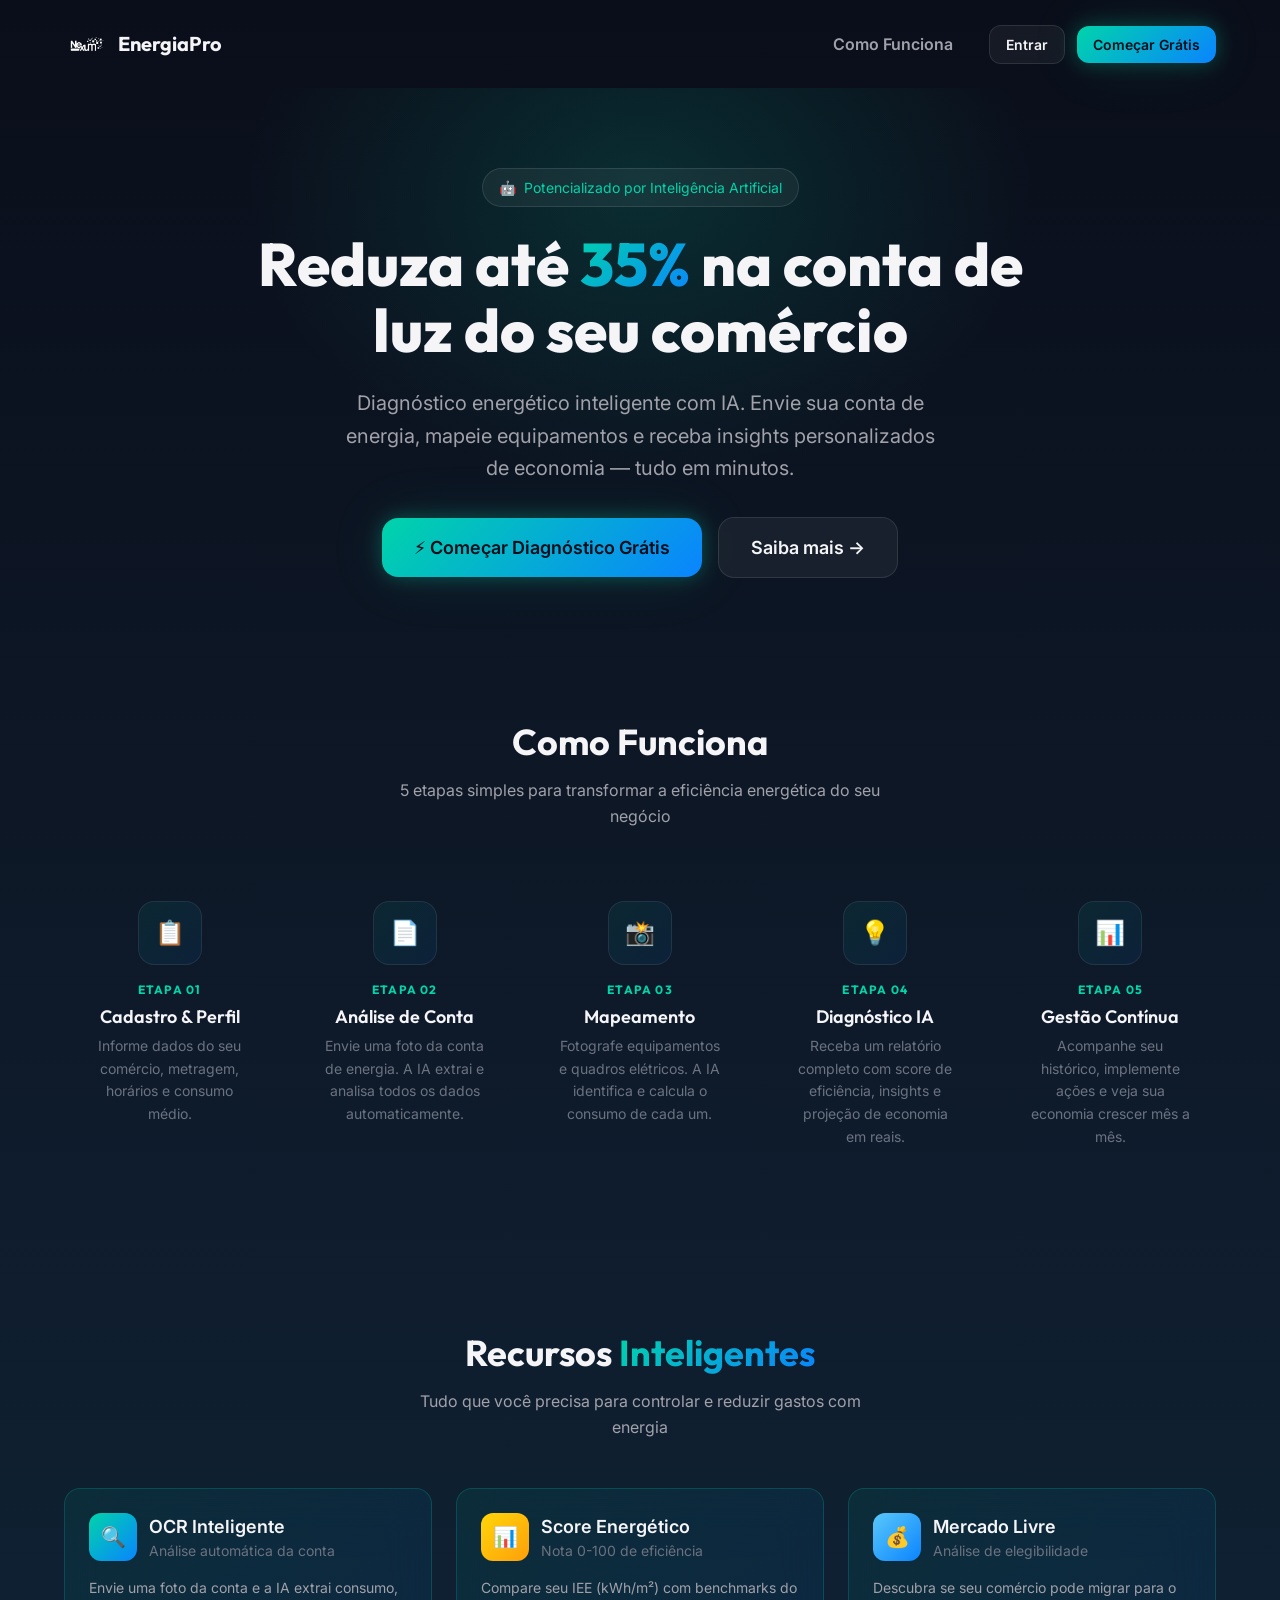
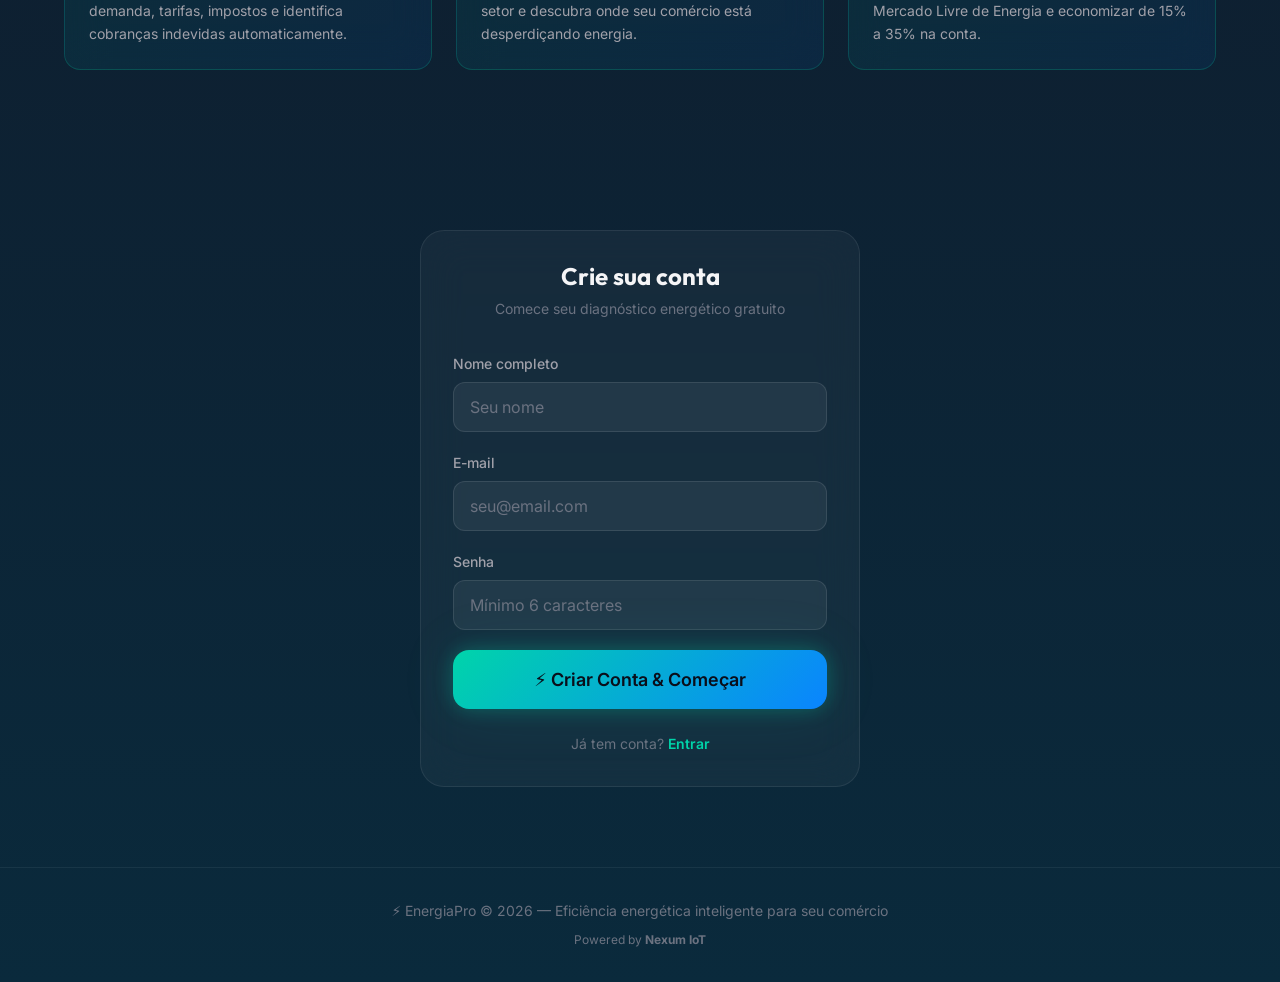
<file: index.html>
<!DOCTYPE html>
<html lang="pt-BR">
<head>
  <meta charset="UTF-8">
  <meta name="viewport" content="width=device-width, initial-scale=1.0">
  <title>EnergiaPro — Eficiência Energética com IA para seu Comércio</title>
  <meta name="description" content="Reduza até 35% na conta de luz do seu comércio. Diagnóstico energético inteligente com IA. Análise de conta, mapeamento de equipamentos e insights de economia.">
  <meta name="keywords" content="eficiência energética, conta de luz, economia energia, comércio, diagnóstico energético, IA, mercado livre energia">
  <meta name="theme-color" content="#0A0E1A">
  <link rel="preconnect" href="https://fonts.googleapis.com">
  <link rel="preconnect" href="https://fonts.gstatic.com" crossorigin>
  <link href="https://fonts.googleapis.com/css2?family=Inter:wght@400;500;600;700&family=Outfit:wght@600;700;800&display=swap" rel="stylesheet">
  <link rel="stylesheet" href="css/variables.css">
  <link rel="stylesheet" href="css/base.css">
  <link rel="stylesheet" href="css/components.css">
  <link rel="stylesheet" href="css/animations.css">
  <link rel="stylesheet" href="css/pages.css">
</head>
<body class="landing">

  <!-- Navigation -->
  <header>
    <div class="container">
      <nav class="landing__nav" id="landing-nav">
        <a href="#" class="landing__logo">
          <img src="img/logo-nexum.png" alt="Nexum Logo" style="height: 32px; width: auto; filter: brightness(0) invert(1);">
          <span>EnergiaPro</span>
        </a>
        <div class="flex items-center gap-3">
          <a href="#como-funciona" class="btn btn--ghost">Como Funciona</a>
          <button class="btn btn--secondary btn--sm" id="btn-login-nav">Entrar</button>
          <button class="btn btn--primary btn--sm" id="btn-signup-nav">Começar Grátis</button>
        </div>
      </nav>
    </div>
  </header>

  <!-- Hero Section -->
  <section class="hero" id="hero">
    <div class="hero__glow"></div>
    <div class="container hero__content animate-fade-in-up">
      <div class="hero__badge animate-fade-in">
        <span>🤖</span>
        <span>Potencializado por Inteligência Artificial</span>
      </div>
      <h1 class="hero__title">
        Reduza até <span class="text-gradient">35%</span> na conta de<br>luz do seu comércio
      </h1>
      <p class="hero__subtitle">
        Diagnóstico energético inteligente com IA. Envie sua conta de energia, mapeie equipamentos e receba insights personalizados de economia — tudo em minutos.
      </p>
      <div class="hero__cta">
        <button class="btn btn--primary btn--lg animate-pulse-glow" id="btn-start-hero">
          ⚡ Começar Diagnóstico Grátis
        </button>
        <button class="btn btn--secondary btn--lg" onclick="document.getElementById('como-funciona').scrollIntoView({behavior:'smooth'})">
          Saiba mais →
        </button>
      </div>
    </div>
  </section>

  <!-- How It Works -->
  <section class="section" id="como-funciona">
    <div class="container">
      <div class="text-center" style="margin-bottom: var(--space-12);">
        <h2 class="animate-fade-in-up">Como Funciona</h2>
        <p class="animate-fade-in-up" style="max-width:500px;margin:var(--space-4) auto 0;">5 etapas simples para transformar a eficiência energética do seu negócio</p>
      </div>
      <div class="how-it-works__grid stagger-children">
        <div class="how-it-works__step">
          <div class="how-it-works__icon">📋</div>
          <div class="how-it-works__number">Etapa 01</div>
          <h4 class="how-it-works__title">Cadastro & Perfil</h4>
          <p class="how-it-works__desc">Informe dados do seu comércio, metragem, horários e consumo médio.</p>
        </div>
        <div class="how-it-works__step">
          <div class="how-it-works__icon">📄</div>
          <div class="how-it-works__number">Etapa 02</div>
          <h4 class="how-it-works__title">Análise de Conta</h4>
          <p class="how-it-works__desc">Envie uma foto da conta de energia. A IA extrai e analisa todos os dados automaticamente.</p>
        </div>
        <div class="how-it-works__step">
          <div class="how-it-works__icon">📸</div>
          <div class="how-it-works__number">Etapa 03</div>
          <h4 class="how-it-works__title">Mapeamento</h4>
          <p class="how-it-works__desc">Fotografe equipamentos e quadros elétricos. A IA identifica e calcula o consumo de cada um.</p>
        </div>
        <div class="how-it-works__step">
          <div class="how-it-works__icon">💡</div>
          <div class="how-it-works__number">Etapa 04</div>
          <h4 class="how-it-works__title">Diagnóstico IA</h4>
          <p class="how-it-works__desc">Receba um relatório completo com score de eficiência, insights e projeção de economia em reais.</p>
        </div>
        <div class="how-it-works__step">
          <div class="how-it-works__icon">📊</div>
          <div class="how-it-works__number">Etapa 05</div>
          <h4 class="how-it-works__title">Gestão Contínua</h4>
          <p class="how-it-works__desc">Acompanhe seu histórico, implemente ações e veja sua economia crescer mês a mês.</p>
        </div>
      </div>
    </div>
  </section>

  <!-- Features Highlight -->
  <section class="section" id="features">
    <div class="container">
      <div class="text-center" style="margin-bottom:var(--space-12);">
        <h2>Recursos <span class="text-gradient">Inteligentes</span></h2>
        <p style="max-width:500px;margin:var(--space-4) auto 0;">Tudo que você precisa para controlar e reduzir gastos com energia</p>
      </div>
      <div class="grid grid-3 gap-6 stagger-children">
        <div class="card card--highlight">
          <div class="card__header"><div class="card__icon">🔍</div><div><div class="card__title">OCR Inteligente</div><div class="card__subtitle">Análise automática da conta</div></div></div>
          <div class="card__body">Envie uma foto da conta e a IA extrai consumo, demanda, tarifas, impostos e identifica cobranças indevidas automaticamente.</div>
        </div>
        <div class="card card--highlight">
          <div class="card__header"><div class="card__icon" style="background:var(--gradient-warm);">📊</div><div><div class="card__title">Score Energético</div><div class="card__subtitle">Nota 0-100 de eficiência</div></div></div>
          <div class="card__body">Compare seu IEE (kWh/m²) com benchmarks do setor e descubra onde seu comércio está desperdiçando energia.</div>
        </div>
        <div class="card card--highlight">
          <div class="card__header"><div class="card__icon" style="background:linear-gradient(135deg,#5AC8FA,#0A84FF);">💰</div><div><div class="card__title">Mercado Livre</div><div class="card__subtitle">Análise de elegibilidade</div></div></div>
          <div class="card__body">Descubra se seu comércio pode migrar para o Mercado Livre de Energia e economizar de 15% a 35% na conta.</div>
        </div>
      </div>
    </div>
  </section>

  <!-- Auth Section -->
  <section class="section" id="auth-section">
    <div class="container">
      <div class="auth-section" id="auth-container">
        <!-- Sign Up Form (Default) -->
        <div class="auth-card" id="signup-form">
          <div class="auth-card__header">
            <h3 class="auth-card__title">Crie sua conta</h3>
            <p class="auth-card__subtitle">Comece seu diagnóstico energético gratuito</p>
          </div>
          <form id="form-signup" onsubmit="return false;">
            <div class="form-group">
              <label class="form-label" for="signup-name">Nome completo</label>
              <input class="form-input" type="text" id="signup-name" placeholder="Seu nome" required>
            </div>
            <div class="form-group">
              <label class="form-label" for="signup-email">E-mail</label>
              <input class="form-input" type="email" id="signup-email" placeholder="seu@email.com" required>
            </div>
            <div class="form-group">
              <label class="form-label" for="signup-password">Senha</label>
              <input class="form-input" type="password" id="signup-password" placeholder="Mínimo 6 caracteres" required minlength="6">
            </div>
            <button type="submit" class="btn btn--primary btn--full btn--lg" id="btn-signup-submit">
              ⚡ Criar Conta & Começar
            </button>
          </form>
          <div class="auth-card__footer">
            Já tem conta? <a href="#" id="switch-to-login">Entrar</a>
          </div>
        </div>

        <!-- Login Form (Hidden) -->
        <div class="auth-card hidden" id="login-form">
          <div class="auth-card__header">
            <h3 class="auth-card__title">Bem-vindo de volta</h3>
            <p class="auth-card__subtitle">Acesse seu painel de eficiência energética</p>
          </div>
          <form id="form-login" onsubmit="return false;">
            <div class="form-group">
              <label class="form-label" for="login-email">E-mail</label>
              <input class="form-input" type="email" id="login-email" placeholder="seu@email.com" required>
            </div>
            <div class="form-group">
              <label class="form-label" for="login-password">Senha</label>
              <input class="form-input" type="password" id="login-password" placeholder="Sua senha" required>
            </div>
            <button type="submit" class="btn btn--primary btn--full btn--lg" id="btn-login-submit">
              Entrar
            </button>
          </form>
          <div class="auth-card__footer">
            Não tem conta? <a href="#" id="switch-to-signup">Criar conta grátis</a>
          </div>
        </div>
      </div>
    </div>
  </section>

  <!-- Footer -->
  <footer class="landing__footer">
    <div class="container">
      <p>⚡ EnergiaPro © 2026 — Eficiência energética inteligente para seu comércio</p>
      <p style="margin-top: 8px; font-size: var(--text-xs); color: var(--color-text-tertiary);">Powered by <strong>Nexum IoT</strong></p>
    </div>
  </footer>

  <!-- Toast Container -->
  <div class="toast-container" id="toast-container"></div>

  <script src="js/storage.js"></script>
  <script src="js/utils.js"></script>
  <script src="js/auth.js"></script>
</body>
</html>
</file>
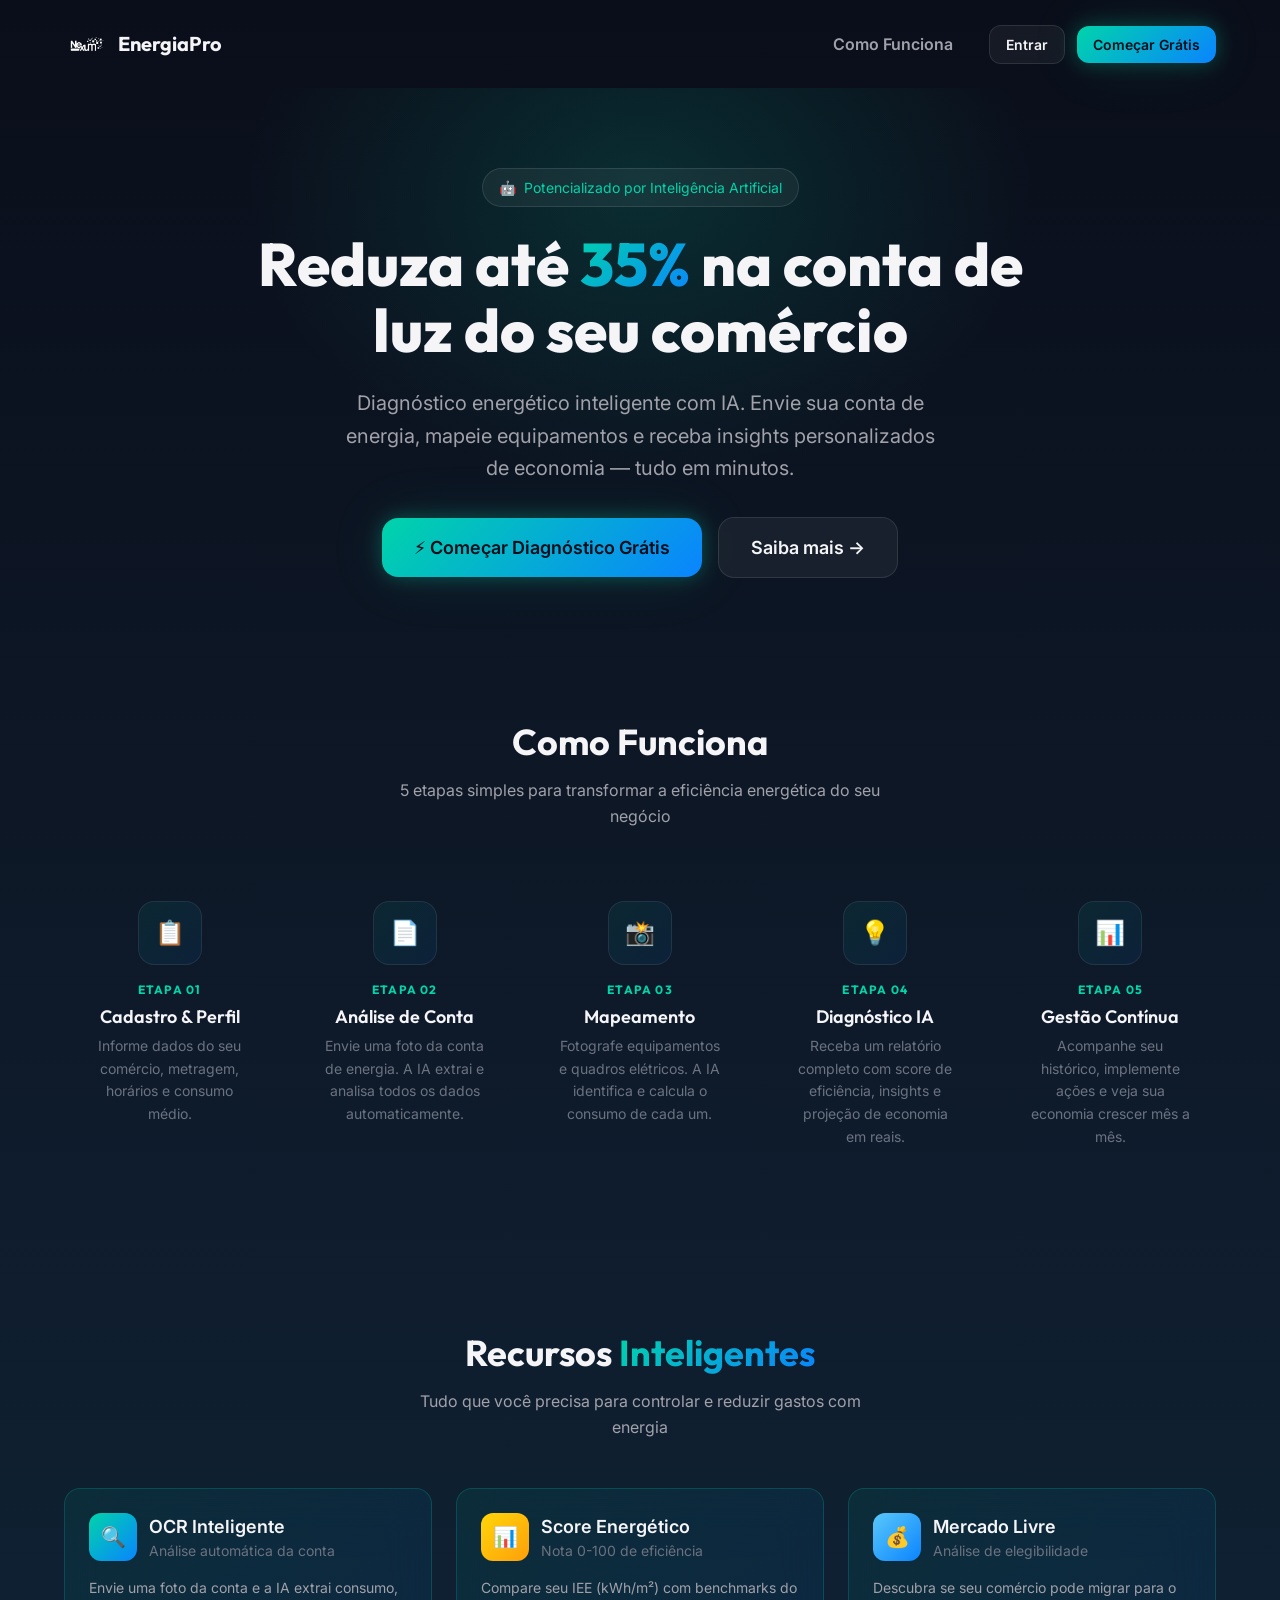
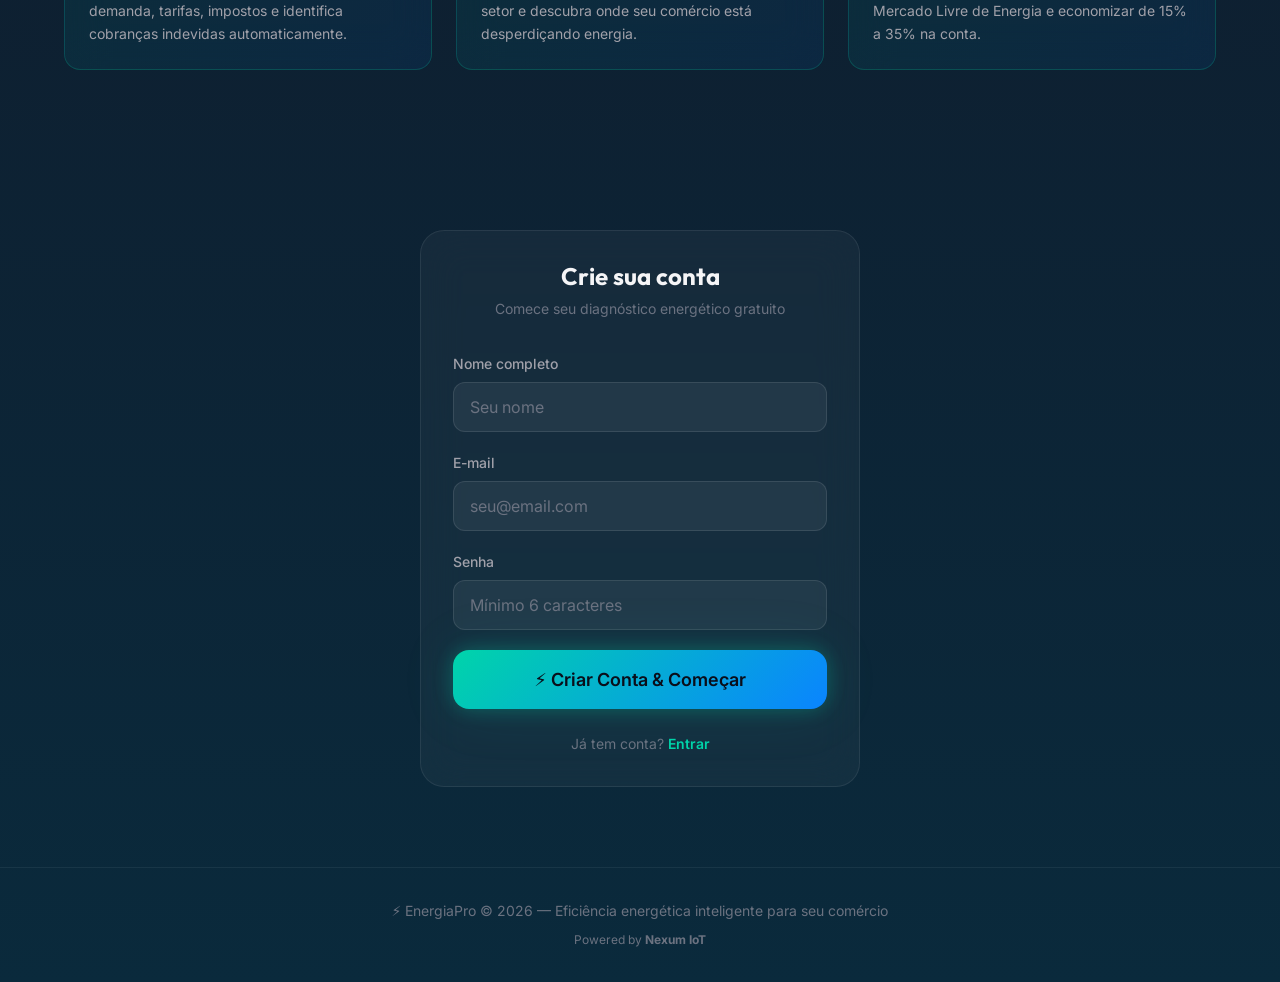
<file: app.html>
<!DOCTYPE html>
<html lang="pt-BR">
<head>
  <meta charset="UTF-8">
  <meta name="viewport" content="width=device-width, initial-scale=1.0">
  <title>EnergiaPro — Painel</title>
  <meta name="description" content="Painel de eficiência energética inteligente com IA para seu comércio.">
  <meta name="theme-color" content="#0A0E1A">
  <link rel="preconnect" href="https://fonts.googleapis.com">
  <link rel="preconnect" href="https://fonts.gstatic.com" crossorigin>
  <link href="https://fonts.googleapis.com/css2?family=Inter:wght@400;500;600;700&family=Outfit:wght@600;700;800&display=swap" rel="stylesheet">
  <link rel="stylesheet" href="css/variables.css">
  <link rel="stylesheet" href="css/base.css">
  <link rel="stylesheet" href="css/components.css">
  <link rel="stylesheet" href="css/animations.css">
  <link rel="stylesheet" href="css/pages.css">
</head>
<body>
  <div class="app-layout">
    <!-- Sidebar -->
    <aside class="app-sidebar" id="app-sidebar">
      <div class="app-sidebar__logo">
        <img src="img/logo-nexum.png" alt="Nexum Logo" style="height: 28px; width: auto; filter: brightness(0) invert(1);">
        <span>EnergiaPro</span>
      </div>
      <nav class="app-sidebar__nav" id="sidebar-nav">
        <button class="app-sidebar__link app-sidebar__link--active" data-page="profile" id="nav-profile">
          <span class="app-sidebar__link-icon">📋</span> Perfil do Estabelecimento
        </button>
        <button class="app-sidebar__link" data-page="bill" id="nav-bill">
          <span class="app-sidebar__link-icon">📄</span> Análise de Conta
        </button>
        <button class="app-sidebar__link" data-page="equipment" id="nav-equipment">
          <span class="app-sidebar__link-icon">📸</span> Mapeamento de Cargas
        </button>
        <button class="app-sidebar__link" data-page="insights" id="nav-insights">
          <span class="app-sidebar__link-icon">💡</span> Diagnóstico & Insights
        </button>
        <button class="app-sidebar__link" data-page="dashboard" id="nav-dashboard">
          <span class="app-sidebar__link-icon">📊</span> Painel de Gestão
        </button>
      </nav>
      <div class="app-sidebar__user" id="sidebar-user">
        <div class="app-sidebar__avatar" id="user-avatar">U</div>
        <div>
          <div class="app-sidebar__username" id="user-name">Usuário</div>
          <div class="app-sidebar__email" id="user-email">email@example.com</div>
        </div>
        <button class="btn btn--ghost btn--sm" id="btn-logout" title="Sair" style="margin-left:auto;">🚪</button>
      </div>
    </aside>

    <!-- Main Content -->
    <main class="app-main" id="app-main">
      <!-- Topbar (mobile) -->
      <div class="app-topbar">
        <button class="mobile-menu-toggle" id="mobile-menu-toggle">☰</button>
        <h2 class="app-topbar__title" id="page-title">Perfil do Estabelecimento</h2>
        <div class="app-topbar__actions" id="topbar-actions"></div>
      </div>

      <!-- Stepper -->
      <div class="stepper" id="app-stepper" style="margin-bottom: var(--space-8);">
        <div class="stepper__step stepper__step--active" data-step="1">
          <div class="stepper__number">1</div>
          <span class="stepper__label">Perfil</span>
        </div>
        <div class="stepper__connector"></div>
        <div class="stepper__step" data-step="2">
          <div class="stepper__number">2</div>
          <span class="stepper__label">Conta</span>
        </div>
        <div class="stepper__connector"></div>
        <div class="stepper__step" data-step="3">
          <div class="stepper__number">3</div>
          <span class="stepper__label">Equipamentos</span>
        </div>
        <div class="stepper__connector"></div>
        <div class="stepper__step" data-step="4">
          <div class="stepper__number">4</div>
          <span class="stepper__label">Diagnóstico</span>
        </div>
        <div class="stepper__connector"></div>
        <div class="stepper__step" data-step="5">
          <div class="stepper__number">5</div>
          <span class="stepper__label">Dashboard</span>
        </div>
      </div>

      <!-- Dynamic Page Content -->
      <div id="page-content">
        <!-- Content injected by JS -->
      </div>
    </main>
  </div>

  <!-- Mobile Bottom Navigation -->
  <nav class="mobile-bottom-nav" id="mobile-bottom-nav">
    <div class="mobile-bottom-nav__items">
      <button class="mobile-bottom-nav__item mobile-bottom-nav__item--active" data-page="profile">
        <span class="mobile-bottom-nav__item-icon">📋</span>
        Perfil
      </button>
      <button class="mobile-bottom-nav__item" data-page="bill">
        <span class="mobile-bottom-nav__item-icon">📄</span>
        Conta
      </button>
      <button class="mobile-bottom-nav__item" data-page="equipment">
        <span class="mobile-bottom-nav__item-icon">📸</span>
        Cargas
      </button>
      <button class="mobile-bottom-nav__item" data-page="insights">
        <span class="mobile-bottom-nav__item-icon">💡</span>
        Insights
      </button>
      <button class="mobile-bottom-nav__item" data-page="dashboard">
        <span class="mobile-bottom-nav__item-icon">📊</span>
        Painel
      </button>
    </div>
  </nav>

  <!-- Loading Overlay -->
  <div class="loading-overlay hidden" id="loading-overlay">
    <div class="spinner spinner--lg"></div>
    <div class="loading-overlay__text" id="loading-text">Analisando com IA...</div>
    <div class="loading-overlay__subtext" id="loading-subtext">Processando sua solicitação</div>
  </div>

  <!-- Toast Container -->
  <div class="toast-container" id="toast-container"></div>

  <!-- Modal Container -->
  <div class="modal-backdrop" id="modal-backdrop">
    <div class="modal" id="modal">
      <div class="modal__header">
        <h3 class="modal__title" id="modal-title">Modal</h3>
        <button class="modal__close" id="modal-close">✕</button>
      </div>
      <div id="modal-body"></div>
    </div>
  </div>

  <script src="js/storage.js"></script>
  <script src="js/utils.js"></script>
  <script src="js/api.js"></script>
  <script src="js/profile.js"></script>
  <script src="js/bill-analysis.js"></script>
  <script src="js/equipment.js"></script>
  <script src="js/insights.js"></script>
  <script src="js/dashboard.js"></script>
  <script src="js/app.js"></script>
</body>
</html>
</file>
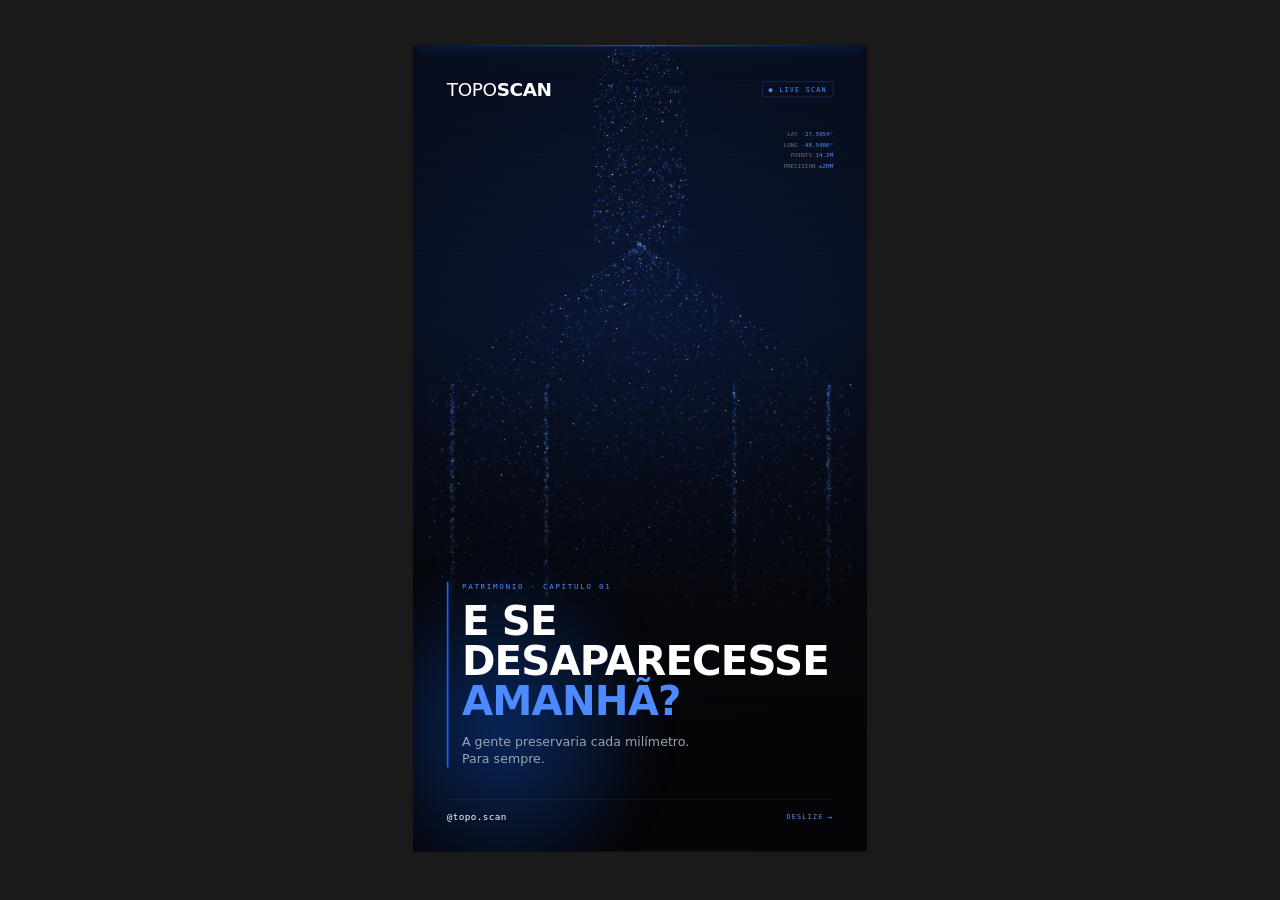
<file: toposcan-post/capa.html>
<!doctype html>
<html lang="pt-br">
<head>
<meta charset="utf-8">
<title>TopoScan — Capa Reels (Patrimônio Eterno)</title>
<style>
  :root {
    --bg: #050507;
    --fg: #ffffff;
    --accent: #1166ff;
    --accent-soft: #4d8aff;
    --muted: #9aa3b2;
  }
  * { margin: 0; padding: 0; box-sizing: border-box; }
  html, body { background: #1a1a1a; }
  body {
    display: grid; place-items: center;
    min-height: 100vh;
    font-family: 'Inter', -apple-system, system-ui, sans-serif;
    padding: 20px;
  }
  .frame {
    width: 1080px; height: 1920px;
    background: var(--bg);
    position: relative; overflow: hidden;
    transform-origin: top center;
    transform: scale(0.42);
    margin-bottom: -1110px;
    color: var(--fg);
  }
  /* fundo: igreja em nuvem de pontos */
  #scene {
    position: absolute; inset: 0;
    width: 100%; height: 100%;
  }
  /* tarja gradient inferior (assinatura TopoScan) */
  .overlay {
    position: absolute; left: 0; right: 0; bottom: 0;
    height: 65%;
    background:
      linear-gradient(180deg,
        transparent 0%,
        rgba(5,5,7,0.45) 30%,
        rgba(5,5,7,0.88) 60%,
        rgba(5,5,7,0.98) 100%);
    z-index: 2;
  }
  .accent-glow {
    position: absolute; left: -20%; bottom: -10%;
    width: 80%; height: 50%;
    background: radial-gradient(ellipse, rgba(17,102,255,0.35), transparent 60%);
    filter: blur(40px);
    z-index: 2;
  }
  /* logo topo */
  .header {
    position: absolute; top: 80px; left: 80px; right: 80px;
    display: flex; justify-content: space-between; align-items: center;
    z-index: 10;
  }
  .logo {
    font-size: 44px; font-weight: 300;
    letter-spacing: -1px;
    color: var(--fg);
  }
  .logo b { font-weight: 800; }
  .tag {
    font-family: 'JetBrains Mono', ui-monospace, monospace;
    font-size: 16px;
    color: var(--accent-soft);
    letter-spacing: 3px;
    border: 1px solid rgba(77,138,255,0.5);
    padding: 8px 14px;
    border-radius: 4px;
  }
  /* área de texto inferior */
  .content {
    position: absolute; bottom: 200px; left: 80px; right: 80px;
    z-index: 5;
    padding-left: 32px;
    border-left: 4px solid var(--accent);
  }
  .eyebrow {
    font-family: 'JetBrains Mono', ui-monospace, monospace;
    font-size: 18px;
    color: var(--accent-soft);
    letter-spacing: 4px;
    margin-bottom: 24px;
    text-transform: uppercase;
  }
  h1 {
    font-size: 96px;
    font-weight: 800;
    line-height: 1.0;
    letter-spacing: -2px;
    text-transform: uppercase;
    margin-bottom: 28px;
  }
  h1 .highlight { color: var(--accent-soft); }
  .sub {
    font-size: 30px;
    font-weight: 400;
    color: var(--muted);
    line-height: 1.35;
    max-width: 780px;
  }
  /* rodapé */
  .footer {
    position: absolute; bottom: 70px; left: 80px; right: 80px;
    display: flex; justify-content: space-between; align-items: center;
    z-index: 10;
    padding-top: 28px;
    border-top: 1px solid rgba(255,255,255,0.08);
  }
  .handle {
    font-family: 'JetBrains Mono', ui-monospace, monospace;
    font-size: 22px;
    color: var(--fg);
    letter-spacing: 1px;
  }
  .swipe {
    font-family: 'JetBrains Mono', ui-monospace, monospace;
    font-size: 16px;
    color: var(--accent-soft);
    letter-spacing: 3px;
    display: flex; align-items: center; gap: 8px;
  }
  .swipe::after {
    content: '→';
    font-size: 20px;
    animation: nudge 1.6s ease-in-out infinite;
  }
  @keyframes nudge {
    0%, 100% { transform: translateX(0); }
    50% { transform: translateX(8px); }
  }
  /* linha de scan animada */
  .scanline {
    position: absolute; left: 0; right: 0;
    height: 3px;
    background: linear-gradient(90deg, transparent, var(--accent), transparent);
    box-shadow: 0 0 24px var(--accent), 0 0 60px var(--accent);
    animation: scan 5s ease-in-out infinite;
    z-index: 6; opacity: 0.7;
    mix-blend-mode: screen;
  }
  @keyframes scan {
    0%   { top: 15%; opacity: 0; }
    10%  { opacity: 0.9; }
    50%  { top: 55%; opacity: 0.9; }
    90%  { opacity: 0.9; }
    100% { top: 95%; opacity: 0; }
  }
  /* coordenadas decorativas */
  .coords {
    position: absolute;
    top: 200px; right: 80px;
    z-index: 6;
    font-family: 'JetBrains Mono', ui-monospace, monospace;
    font-size: 14px;
    color: rgba(255,255,255,0.4);
    text-align: right;
    line-height: 1.8;
  }
  .coords b { color: var(--accent-soft); font-weight: 400; }
</style>
</head>
<body>
<div class="frame">
  <canvas id="scene" width="1080" height="1920"></canvas>
  <div class="overlay"></div>
  <div class="accent-glow"></div>
  <div class="scanline"></div>

  <div class="header">
    <div class="logo">TOPO<b>SCAN</b></div>
    <div class="tag">● LIVE SCAN</div>
  </div>

  <div class="coords">
    LAT  <b>-27.5954°</b><br>
    LONG <b>-48.5480°</b><br>
    POINTS <b>14.2M</b><br>
    PRECISION <b>±2MM</b>
  </div>

  <div class="content">
    <div class="eyebrow">Patrimônio · Capítulo 01</div>
    <h1>E SE DESAPARECESSE <span class="highlight">AMANHÃ?</span></h1>
    <div class="sub">A gente preservaria cada milímetro.<br>Para sempre.</div>
  </div>

  <div class="footer">
    <div class="handle">@topo.scan</div>
    <div class="swipe">DESLIZE</div>
  </div>
</div>

<script>
// silhueta de igreja em nuvem de pontos (procedural, sem foto)
const canvas = document.getElementById('scene');
const ctx = canvas.getContext('2d');
const W = canvas.width, H = canvas.height;

// gradient sutil de fundo
const bgGrad = ctx.createRadialGradient(W/2, H*0.35, 100, W/2, H*0.35, H*0.7);
bgGrad.addColorStop(0, '#0a1530');
bgGrad.addColorStop(1, '#050507');
ctx.fillStyle = bgGrad;
ctx.fillRect(0, 0, W, H);

// pontos da igreja
function generateChurch() {
  const pts = [];
  const cx = W/2, cy = H*0.42;
  const scale = 1.4;

  // nave (corpo principal)
  for (let i = 0; i < 2200; i++) {
    const x = cx + (Math.random() - 0.5) * 720 * scale;
    const y = cy + (Math.random() * 380) * scale;
    pts.push([x, y, 1]);
  }
  // colunas (linhas verticais mais densas)
  for (let col = -2; col <= 2; col++) {
    if (col === 0) continue;
    for (let i = 0; i < 280; i++) {
      const x = cx + col * 160 * scale + (Math.random()-0.5)*8;
      const y = cy + Math.random() * 380 * scale;
      pts.push([x, y, 1.2]);
    }
  }
  // telhado triangular
  for (let i = 0; i < 1100; i++) {
    const t = Math.random();
    const w = 720 * (1 - t) * scale;
    const x = cx + (Math.random() - 0.5) * w;
    const y = cy - t * 240 * scale + (Math.random()-0.5)*4;
    pts.push([x, y, 0.9]);
  }
  // campanário (torre central)
  for (let i = 0; i < 900; i++) {
    const x = cx + (Math.random() - 0.5) * 160 * scale;
    const y = cy - 240 * scale - Math.random() * 280 * scale;
    pts.push([x, y, 1]);
  }
  // topo do campanário
  for (let i = 0; i < 400; i++) {
    const t = Math.random();
    const w = 160 * (1 - t) * scale;
    const x = cx + (Math.random() - 0.5) * w;
    const y = cy - 520 * scale - t * 120 * scale;
    pts.push([x, y, 0.8]);
  }
  // cruz
  for (let i = 0; i < 80; i++) {
    pts.push([cx + (Math.random()-0.5)*10, cy - 640*scale - Math.random()*100*scale, 1.2]);
  }
  for (let i = 0; i < 40; i++) {
    pts.push([cx + (Math.random()-0.5)*70, cy - 680*scale + (Math.random()-0.5)*10, 1.2]);
  }
  // janelas (pequenos buracos — pontos faltando)
  return pts;
}

const points = generateChurch();

// desenha pontos com variação de cor (azul + branco)
points.forEach(([x, y, intensity]) => {
  const r = Math.random();
  let color;
  if (r < 0.15) color = '#ffffff';
  else if (r < 0.55) color = '#4d8aff';
  else color = '#1166ff';

  const size = (Math.random() * 1.8 + 0.5) * intensity;
  ctx.globalAlpha = (Math.random() * 0.55 + 0.35);
  ctx.fillStyle = color;
  ctx.shadowColor = color;
  ctx.shadowBlur = size * 2;
  ctx.fillRect(x, y, size, size);
});

// alguns "ruídos" — pontos isolados ao redor (ambient cloud)
ctx.shadowBlur = 0;
for (let i = 0; i < 600; i++) {
  ctx.globalAlpha = Math.random() * 0.2;
  ctx.fillStyle = '#4d8aff';
  ctx.fillRect(Math.random() * W, Math.random() * H, 1, 1);
}

// linhas de varredura horizontais sutis
ctx.globalAlpha = 0.04;
ctx.fillStyle = '#1166ff';
for (let y = 0; y < H; y += 4) {
  ctx.fillRect(0, y, W, 1);
}
</script>
</body>
</html>
</file>
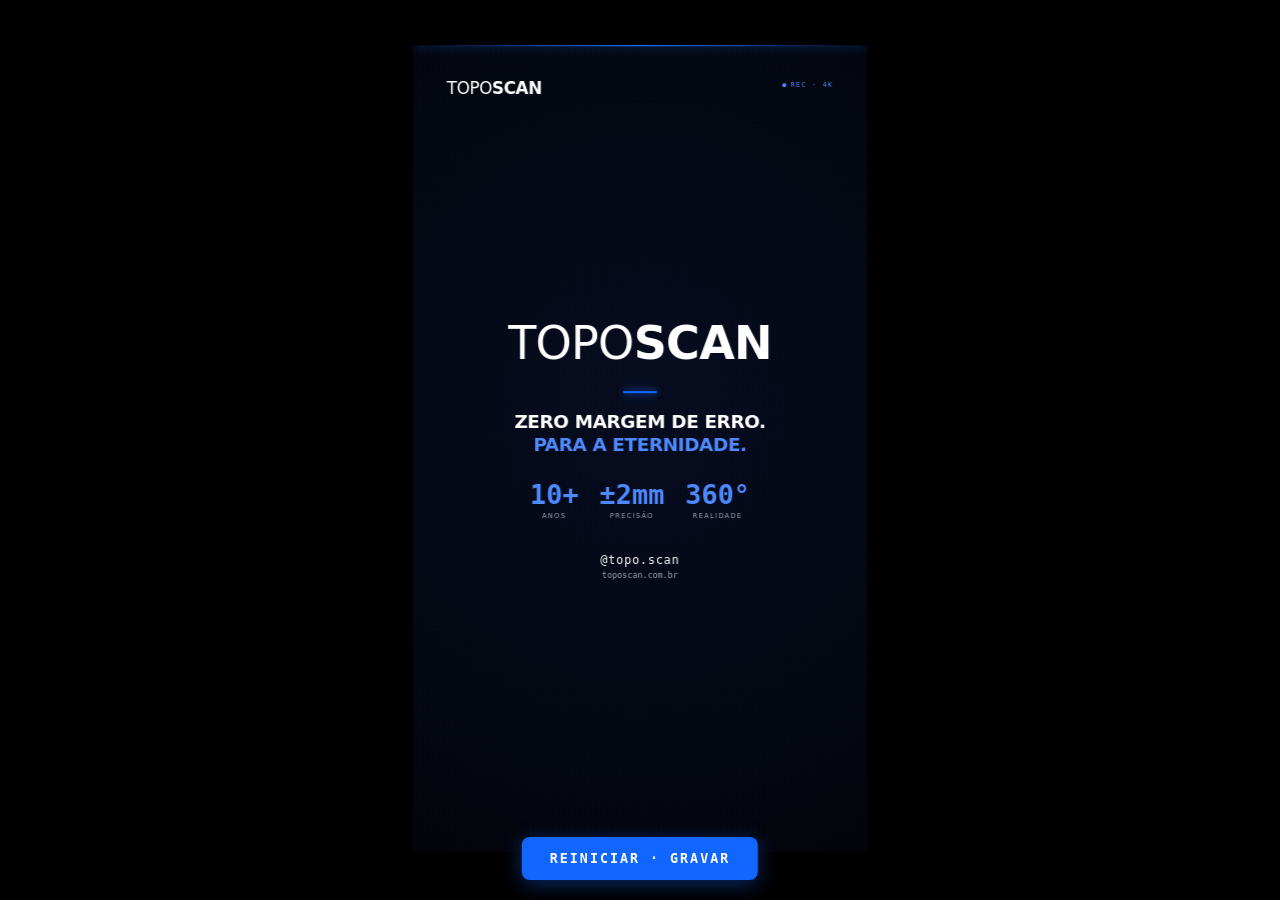
<file: toposcan-post/reels-animacao.html>
<!doctype html>
<html lang="pt-br">
<head>
<meta charset="utf-8">
<title>TopoScan — Animação Reels 15s</title>
<style>
  :root {
    --bg: #050507;
    --fg: #ffffff;
    --accent: #1166ff;
    --accent-soft: #4d8aff;
    --muted: #9aa3b2;
  }
  * { margin: 0; padding: 0; box-sizing: border-box; }
  html, body { background: #000; overflow: hidden; }
  body {
    display: grid; place-items: center;
    min-height: 100vh;
    font-family: 'Inter', -apple-system, system-ui, sans-serif;
  }
  /* Frame 1080x1920 (9:16) escalado para visualização */
  .stage {
    width: 1080px; height: 1920px;
    background: var(--bg);
    position: relative; overflow: hidden;
    color: var(--fg);
    transform-origin: top center;
    transform: scale(0.42);
    margin-bottom: -1110px;
  }
  canvas#scene {
    position: absolute; inset: 0;
    width: 100%; height: 100%;
  }

  /* === SCENES (texto/UI sobreposto) === */
  .scene {
    position: absolute; inset: 0;
    display: flex; flex-direction: column;
    justify-content: center; align-items: center;
    text-align: center;
    opacity: 0;
    z-index: 5;
    padding: 0 80px;
  }
  /* logo persistente */
  .logo-top {
    position: absolute; top: 80px; left: 80px;
    font-size: 40px; font-weight: 300;
    letter-spacing: -1px;
    color: var(--fg);
    z-index: 20;
    opacity: 0; animation: fadeIn 0.6s 0.3s forwards;
  }
  .logo-top b { font-weight: 800; }
  .status-top {
    position: absolute; top: 86px; right: 80px;
    font-family: 'JetBrains Mono', monospace;
    font-size: 16px;
    color: var(--accent-soft);
    letter-spacing: 3px;
    z-index: 20;
    opacity: 0; animation: fadeIn 0.6s 0.6s forwards;
  }
  .status-top::before {
    content: '●'; margin-right: 8px;
    color: var(--accent-soft);
    animation: blink 1.2s infinite;
  }
  @keyframes blink { 0%,100%{opacity:1} 50%{opacity:.3} }
  @keyframes fadeIn { to { opacity: 1; } }

  /* SCENE 1: 0-3s — Hook */
  .s1 { animation: s1 3s linear forwards; }
  @keyframes s1 {
    0%   { opacity: 0; transform: translateY(20px); }
    15%  { opacity: 1; transform: translateY(0); }
    85%  { opacity: 1; transform: translateY(0); }
    100% { opacity: 0; transform: translateY(-20px); }
  }
  .s1 .eyebrow {
    font-family: 'JetBrains Mono', monospace;
    font-size: 22px;
    color: var(--accent-soft);
    letter-spacing: 6px;
    margin-bottom: 40px;
  }
  .s1 h1 {
    font-size: 130px; font-weight: 800;
    line-height: 0.95; letter-spacing: -3px;
    text-transform: uppercase;
  }
  .s1 h1 em { font-style: italic; color: var(--accent-soft); }

  /* SCENE 2: 3-6s — Tensão / efeito scan */
  .s2 {
    animation: s2 3s linear 3s forwards;
    justify-content: flex-end;
    padding-bottom: 280px;
  }
  @keyframes s2 {
    0%, 100% { opacity: 0; }
    15%, 85% { opacity: 1; }
  }
  .s2 .label {
    font-family: 'JetBrains Mono', monospace;
    font-size: 28px;
    color: var(--fg);
    letter-spacing: 4px;
    padding: 14px 24px;
    border: 1px solid var(--accent);
    background: rgba(17,102,255,0.1);
    backdrop-filter: blur(8px);
  }

  /* SCENE 3: 6-10s — Revelação */
  .s3 {
    animation: s3 4s linear 6s forwards;
    justify-content: flex-end;
    padding-bottom: 240px;
  }
  @keyframes s3 {
    0%, 100% { opacity: 0; }
    10%, 90% { opacity: 1; }
  }
  .s3 .eyebrow {
    font-family: 'JetBrains Mono', monospace;
    font-size: 20px;
    color: var(--accent-soft);
    letter-spacing: 5px;
    margin-bottom: 24px;
  }
  .s3 h2 {
    font-size: 96px; font-weight: 800;
    line-height: 1; letter-spacing: -2px;
    text-transform: uppercase;
  }
  .s3 h2 span { color: var(--accent-soft); }

  /* SCENE 4: 10-15s — CTA final */
  .s4 {
    animation: s4 5s linear 10s forwards;
    justify-content: center;
  }
  @keyframes s4 {
    0%   { opacity: 0; }
    10%, 100% { opacity: 1; }
  }
  .s4 .brand {
    font-size: 110px; font-weight: 300;
    letter-spacing: -2px;
    margin-bottom: 30px;
  }
  .s4 .brand b { font-weight: 800; }
  .s4 .accent-bar {
    width: 80px; height: 5px;
    background: var(--accent);
    margin: 20px auto 40px;
    box-shadow: 0 0 20px var(--accent);
  }
  .s4 .tagline {
    font-size: 44px; font-weight: 600;
    line-height: 1.25;
    margin-bottom: 60px;
    text-transform: uppercase;
    letter-spacing: -1px;
  }
  .s4 .tagline em {
    font-style: normal;
    color: var(--accent-soft);
  }
  .s4 .stats {
    display: flex; gap: 50px;
    justify-content: center;
    margin-bottom: 60px;
  }
  .s4 .stat .n {
    font-family: 'JetBrains Mono', monospace;
    font-size: 64px; font-weight: 800;
    color: var(--accent-soft);
    line-height: 1;
  }
  .s4 .stat .l {
    font-size: 16px;
    color: var(--muted);
    letter-spacing: 3px;
    margin-top: 8px;
    text-transform: uppercase;
  }
  .s4 .handle {
    font-family: 'JetBrains Mono', monospace;
    font-size: 28px;
    color: var(--fg);
    letter-spacing: 2px;
    margin-top: 20px;
  }
  .s4 .url {
    font-family: 'JetBrains Mono', monospace;
    font-size: 20px;
    color: var(--muted);
    margin-top: 8px;
  }

  /* scanline geral */
  .scanline {
    position: absolute; left: 0; right: 0; height: 3px;
    background: linear-gradient(90deg, transparent, var(--accent), transparent);
    box-shadow: 0 0 24px var(--accent);
    z-index: 6; mix-blend-mode: screen;
    animation: scanMove 4s linear infinite;
  }
  @keyframes scanMove {
    0% { top: 0%; opacity: 0; }
    10%, 90% { opacity: 1; }
    100% { top: 100%; opacity: 0; }
  }

  /* botão de replay */
  .replay {
    position: fixed; bottom: 20px; left: 50%;
    transform: translateX(-50%);
    z-index: 100;
    background: var(--accent);
    color: white;
    border: 0;
    padding: 14px 28px;
    border-radius: 8px;
    font-family: 'JetBrains Mono', monospace;
    font-weight: 700;
    cursor: pointer;
    letter-spacing: 2px;
    box-shadow: 0 4px 20px rgba(17,102,255,0.4);
  }
  .replay:hover { background: var(--accent-soft); }
</style>
</head>
<body>
<div class="stage" id="stage">
  <canvas id="scene" width="1080" height="1920"></canvas>
  <div class="scanline"></div>
  <div class="logo-top">TOPO<b>SCAN</b></div>
  <div class="status-top">REC · 4K</div>

  <!-- Cena 1 -->
  <div class="scene s1">
    <div class="eyebrow">PATRIMÔNIO · ETERNO</div>
    <h1>E SE DESAPARECESSE<br><em>AMANHÃ?</em></h1>
  </div>

  <!-- Cena 2 -->
  <div class="scene s2">
    <div class="label">SCANNING · 14.2M POINTS</div>
  </div>

  <!-- Cena 3 -->
  <div class="scene s3">
    <div class="eyebrow">PRECISÃO · ±2MM</div>
    <h2>A GENTE PRESERVARIA<br>CADA <span>MILÍMETRO.</span></h2>
  </div>

  <!-- Cena 4 -->
  <div class="scene s4">
    <div class="brand">TOPO<b>SCAN</b></div>
    <div class="accent-bar"></div>
    <div class="tagline">Zero margem de erro.<br><em>Para a eternidade.</em></div>
    <div class="stats">
      <div class="stat"><div class="n">10+</div><div class="l">ANOS</div></div>
      <div class="stat"><div class="n">±2mm</div><div class="l">PRECISÃO</div></div>
      <div class="stat"><div class="n">360°</div><div class="l">REALIDADE</div></div>
    </div>
    <div class="handle">@topo.scan</div>
    <div class="url">toposcan.com.br</div>
  </div>
</div>
<button class="replay" onclick="restart()">REINICIAR · GRAVAR</button>

<script>
const canvas = document.getElementById('scene');
const ctx = canvas.getContext('2d');
const W = canvas.width, H = canvas.height;

// === gera silhueta de igreja em pontos ===
function genChurch() {
  const pts = [];
  const cx = W/2, cy = H*0.45;
  const s = 1.5;
  // nave
  for (let i = 0; i < 2400; i++) pts.push([cx + (Math.random()-0.5)*720*s, cy + Math.random()*380*s]);
  // colunas
  for (let col = -2; col <= 2; col++) {
    if (col === 0) continue;
    for (let i = 0; i < 320; i++)
      pts.push([cx + col*160*s + (Math.random()-0.5)*8, cy + Math.random()*380*s]);
  }
  // telhado
  for (let i = 0; i < 1200; i++) {
    const t = Math.random();
    pts.push([cx + (Math.random()-0.5)*720*(1-t)*s, cy - t*240*s]);
  }
  // campanário
  for (let i = 0; i < 1000; i++)
    pts.push([cx + (Math.random()-0.5)*160*s, cy - 240*s - Math.random()*280*s]);
  // topo campanário
  for (let i = 0; i < 450; i++) {
    const t = Math.random();
    pts.push([cx + (Math.random()-0.5)*160*(1-t)*s, cy - 520*s - t*120*s]);
  }
  // cruz vertical
  for (let i = 0; i < 90; i++)
    pts.push([cx + (Math.random()-0.5)*10, cy - 640*s - Math.random()*100*s]);
  // cruz horizontal
  for (let i = 0; i < 45; i++)
    pts.push([cx + (Math.random()-0.5)*70, cy - 680*s + (Math.random()-0.5)*10]);
  return pts;
}

const churchPts = genChurch();

// posições aleatórias dispersas (estado inicial — caos)
const dispersedPts = churchPts.map(([x,y]) => [
  Math.random() * W,
  Math.random() * H,
  x, y // destino
]);

// === animation loop ===
let t0 = performance.now();
const DURATION = 15000; // 15s
let animId;

function lerp(a,b,t){ return a + (b-a)*t; }
function ease(t){ return t<0.5 ? 2*t*t : 1 - Math.pow(-2*t+2, 2)/2; }

function frame() {
  const t = (performance.now() - t0) / DURATION; // 0..1
  ctx.fillStyle = '#050507';
  ctx.fillRect(0, 0, W, H);

  // fundo gradient
  const bg = ctx.createRadialGradient(W/2, H*0.45, 100, W/2, H*0.45, H*0.7);
  bg.addColorStop(0, '#0a1530');
  bg.addColorStop(1, '#050507');
  ctx.fillStyle = bg;
  ctx.fillRect(0, 0, W, H);

  // --- fases ---
  // 0.00-0.20: vazio (cena 1 mostra só hook)
  // 0.20-0.40: pontos caóticos aparecem (cena 2 — scanning)
  // 0.40-0.70: pontos se organizam em igreja (cena 3 — revelação)
  // 0.70-1.00: igreja se transforma em "modelo" wireframe limpo (cena 4)

  if (t < 0.18) {
    // ruído sutil de fundo
    ctx.globalAlpha = 0.15;
    ctx.fillStyle = '#1166ff';
    for (let i = 0; i < 80; i++) {
      ctx.fillRect(Math.random()*W, Math.random()*H, 1, 1);
    }
  } else if (t < 0.40) {
    // pontos caóticos aparecem
    const phase = (t - 0.18) / 0.22; // 0..1
    const visibleCount = Math.floor(dispersedPts.length * phase);
    ctx.shadowColor = '#1166ff';
    ctx.shadowBlur = 4;
    for (let i = 0; i < visibleCount; i++) {
      const [x, y] = dispersedPts[i];
      ctx.globalAlpha = Math.random() * 0.6 + 0.3;
      ctx.fillStyle = Math.random() < 0.2 ? '#ffffff' : '#4d8aff';
      ctx.fillRect(x, y, Math.random()*2+0.6, Math.random()*2+0.6);
    }
  } else if (t < 0.70) {
    // morph: dispersos → igreja
    const phase = ease((t - 0.40) / 0.30);
    ctx.shadowColor = '#1166ff';
    ctx.shadowBlur = 4;
    for (const [sx, sy, dx, dy] of dispersedPts) {
      const x = lerp(sx, dx, phase);
      const y = lerp(sy, dy, phase);
      const r = Math.random();
      ctx.fillStyle = r < 0.15 ? '#ffffff' : (r < 0.55 ? '#4d8aff' : '#1166ff');
      ctx.globalAlpha = Math.random()*0.5 + 0.4;
      ctx.fillRect(x, y, Math.random()*1.8+0.6, Math.random()*1.8+0.6);
    }
  } else {
    // igreja estável + leve "respiração"
    const breathe = Math.sin((t - 0.70) * Math.PI * 4) * 1.5;
    ctx.shadowColor = '#1166ff';
    ctx.shadowBlur = 6;
    for (const [,, dx, dy] of dispersedPts) {
      const r = Math.random();
      ctx.fillStyle = r < 0.15 ? '#ffffff' : (r < 0.55 ? '#4d8aff' : '#1166ff');
      ctx.globalAlpha = Math.random()*0.5 + 0.4;
      const jx = (Math.random()-0.5) * 0.8;
      const jy = (Math.random()-0.5) * 0.8;
      ctx.fillRect(dx + jx, dy + jy + breathe, Math.random()*1.8+0.6, Math.random()*1.8+0.6);
    }
    // wireframe overlay (linhas)
    ctx.shadowBlur = 0;
    ctx.globalAlpha = (t - 0.70) / 0.30 * 0.4;
    ctx.strokeStyle = '#4d8aff';
    ctx.lineWidth = 1.5;
    const cx = W/2, cy = H*0.45, s = 1.5;
    ctx.beginPath();
    // contorno simplificado
    ctx.moveTo(cx - 360*s, cy + 380*s);
    ctx.lineTo(cx - 360*s, cy);
    ctx.lineTo(cx - 80*s, cy);
    ctx.lineTo(cx - 80*s, cy - 240*s);
    ctx.lineTo(cx - 80*s, cy - 520*s);
    ctx.lineTo(cx - 80*s, cy - 640*s);
    ctx.moveTo(cx + 80*s, cy - 640*s);
    ctx.lineTo(cx + 80*s, cy - 520*s);
    ctx.lineTo(cx + 80*s, cy - 240*s);
    ctx.lineTo(cx + 80*s, cy);
    ctx.lineTo(cx + 360*s, cy);
    ctx.lineTo(cx + 360*s, cy + 380*s);
    ctx.stroke();
    // cruz
    ctx.beginPath();
    ctx.moveTo(cx, cy - 640*s);
    ctx.lineTo(cx, cy - 740*s);
    ctx.moveTo(cx - 35*s, cy - 680*s);
    ctx.lineTo(cx + 35*s, cy - 680*s);
    ctx.stroke();
  }

  if (t < 1) animId = requestAnimationFrame(frame);
}

function restart() {
  cancelAnimationFrame(animId);
  // re-trigger CSS animations
  const s = document.getElementById('stage');
  const clone = s.cloneNode(true);
  s.parentNode.replaceChild(clone, s);
  t0 = performance.now();
  frame();
}

frame();
</script>
</body>
</html>
</file>
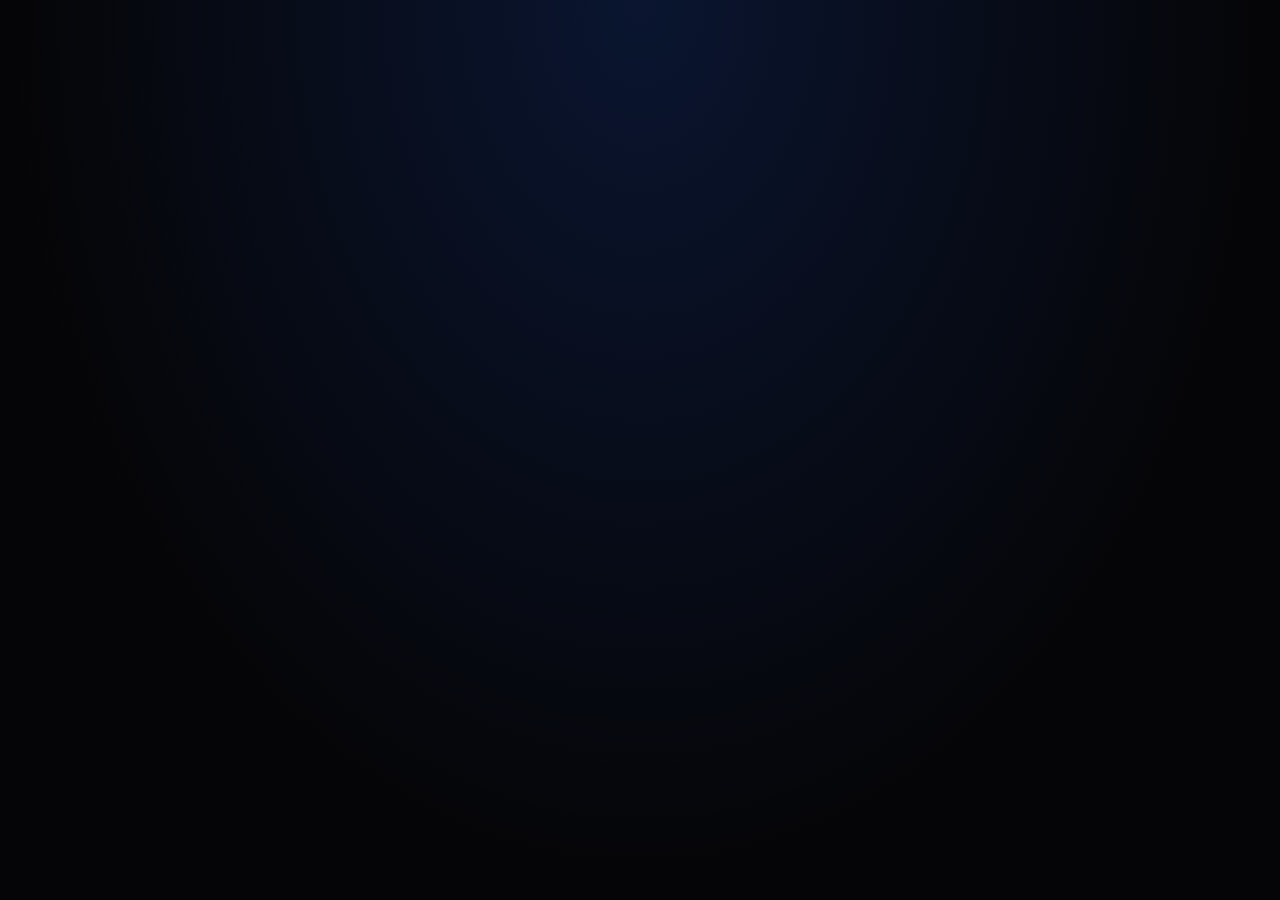
<file: toposcan-post/reels-mobile.html>
<!doctype html>
<html lang="pt-br">
<head>
<meta charset="utf-8">
<meta name="viewport" content="width=device-width, initial-scale=1, maximum-scale=1, user-scalable=no, viewport-fit=cover">
<title>TopoScan Reels</title>
<style>
  :root {
    --bg: #050507;
    --fg: #ffffff;
    --accent: #1166ff;
    --accent-soft: #4d8aff;
    --muted: #9aa3b2;
  }
  * { margin: 0; padding: 0; box-sizing: border-box; -webkit-tap-highlight-color: transparent; }
  html, body {
    background: var(--bg);
    height: 100%; width: 100%;
    overflow: hidden;
    color: var(--fg);
    font-family: -apple-system, BlinkMacSystemFont, 'Segoe UI', Roboto, sans-serif;
    -webkit-user-select: none; user-select: none;
    position: fixed; inset: 0;
  }

  .stage {
    position: fixed; inset: 0;
    background: radial-gradient(ellipse at center top, #0a1530 0%, #050507 70%);
    overflow: hidden;
  }

  /* nuvem de pontos CSS — sem canvas, mais leve e confiável */
  .cloud {
    position: absolute;
    left: 50%; top: 50%;
    transform: translate(-50%, -50%);
    width: 80vw; height: 80vh;
    pointer-events: none;
  }
  .pt {
    position: absolute;
    width: 2px; height: 2px;
    background: var(--accent-soft);
    border-radius: 50%;
    box-shadow: 0 0 4px var(--accent);
    opacity: 0;
    animation: appear 15s linear infinite;
  }
  @keyframes appear {
    0%, 18% { opacity: 0; transform: translate(var(--rx), var(--ry)) scale(0); }
    25%, 40% { opacity: 0.8; transform: translate(var(--rx), var(--ry)) scale(1); }
    55%, 95% { opacity: 0.8; transform: translate(var(--dx), var(--dy)) scale(1); }
    100% { opacity: 0; transform: translate(var(--dx), var(--dy)) scale(1); }
  }

  /* topo */
  .logo-top {
    position: absolute; top: 5vh; left: 5vw;
    font-size: 4.5vw; font-weight: 300; letter-spacing: -0.5px;
    z-index: 30; opacity: 0;
    animation: fade1 15s linear infinite;
  }
  .logo-top b { font-weight: 800; }
  @keyframes fade1 { 0% {opacity:0} 5%, 100% {opacity:1} }

  .status-top {
    position: absolute; top: 5.6vh; right: 5vw;
    font-family: ui-monospace, 'SF Mono', Menlo, monospace;
    font-size: 2.6vw; color: var(--accent-soft);
    letter-spacing: 2px; z-index: 30;
    opacity: 0;
    animation: fade2 15s linear infinite;
  }
  .status-top::before {
    content: '●'; margin-right: 6px;
    animation: blink 1.2s infinite;
  }
  @keyframes fade2 { 0% {opacity:0} 6%, 100% {opacity:1} }
  @keyframes blink { 0%,100%{opacity:1} 50%{opacity:.3} }

  /* progress bar topo */
  .progress {
    position: absolute; top: 0; left: 0;
    height: 3px; background: var(--accent);
    z-index: 50; width: 0;
    animation: prog 15s linear infinite;
  }
  @keyframes prog {
    0% { width: 0%; }
    100% { width: 100%; }
  }

  /* cenas */
  .scene {
    position: absolute; inset: 0;
    display: flex; flex-direction: column;
    justify-content: center; align-items: center;
    text-align: center; padding: 0 7vw;
    opacity: 0;
  }

  /* S1 — hook (0-3s = 0-20%) */
  .s1 { animation: s1 15s linear infinite; }
  @keyframes s1 {
    0% { opacity: 0; transform: translateY(20px); }
    3% { opacity: 1; transform: translateY(0); }
    18% { opacity: 1; transform: translateY(0); }
    20% { opacity: 0; transform: translateY(-20px); }
    100% { opacity: 0; }
  }
  .s1 .eyebrow {
    font-family: ui-monospace, 'SF Mono', Menlo, monospace;
    font-size: 3vw; color: var(--accent-soft);
    letter-spacing: 6px; margin-bottom: 3vh;
  }
  .s1 h1 {
    font-size: 13.5vw; font-weight: 800;
    line-height: 0.95; letter-spacing: -1.5px;
    text-transform: uppercase;
  }
  .s1 h1 em { font-style: italic; color: var(--accent-soft); }

  /* S2 — scanning (3-6s = 20-40%) */
  .s2 { animation: s2 15s linear infinite; justify-content: flex-end; padding-bottom: 22vh; }
  @keyframes s2 {
    0%, 20% { opacity: 0; }
    23%, 37% { opacity: 1; }
    40%, 100% { opacity: 0; }
  }
  .s2 .label {
    font-family: ui-monospace, 'SF Mono', Menlo, monospace;
    font-size: 3.6vw; letter-spacing: 3px;
    padding: 12px 22px;
    border: 1px solid var(--accent);
    background: rgba(17,102,255,0.12);
  }

  /* S3 — revelação (6-10s = 40-66%) */
  .s3 { animation: s3 15s linear infinite; justify-content: flex-end; padding-bottom: 14vh; }
  @keyframes s3 {
    0%, 40% { opacity: 0; }
    43%, 63% { opacity: 1; }
    66%, 100% { opacity: 0; }
  }
  .s3 .eyebrow {
    font-family: ui-monospace, 'SF Mono', Menlo, monospace;
    font-size: 2.8vw; color: var(--accent-soft);
    letter-spacing: 5px; margin-bottom: 2vh;
  }
  .s3 h2 {
    font-size: 10vw; font-weight: 800;
    line-height: 1; letter-spacing: -1px;
    text-transform: uppercase;
  }
  .s3 h2 span { color: var(--accent-soft); }

  /* S4 — CTA (10-15s = 66-100%) */
  .s4 { animation: s4 15s linear infinite; justify-content: center; }
  @keyframes s4 {
    0%, 66% { opacity: 0; }
    70%, 98% { opacity: 1; }
    100% { opacity: 0; }
  }
  .s4 .brand {
    font-size: 11vw; font-weight: 300;
    letter-spacing: -1px; margin-bottom: 2vh;
  }
  .s4 .brand b { font-weight: 800; }
  .s4 .accent-bar {
    width: 60px; height: 4px;
    background: var(--accent); margin: 1vh auto 3vh;
    box-shadow: 0 0 14px var(--accent);
  }
  .s4 .tagline {
    font-size: 5.6vw; font-weight: 700;
    line-height: 1.25; margin-bottom: 5vh;
    text-transform: uppercase; letter-spacing: -0.5px;
  }
  .s4 .tagline em { font-style: normal; color: var(--accent-soft); }
  .s4 .stats {
    display: flex; gap: 6vw; justify-content: center;
    margin-bottom: 4vh;
  }
  .s4 .stat .n {
    font-family: ui-monospace, 'SF Mono', Menlo, monospace;
    font-size: 7.5vw; font-weight: 800;
    color: var(--accent-soft); line-height: 1;
  }
  .s4 .stat .l {
    font-size: 2.4vw; color: var(--muted);
    letter-spacing: 2px; margin-top: 6px;
    text-transform: uppercase;
  }
  .s4 .handle {
    font-family: ui-monospace, 'SF Mono', Menlo, monospace;
    font-size: 4vw; letter-spacing: 1.5px; margin-top: 2vh;
  }
  .s4 .url {
    font-family: ui-monospace, 'SF Mono', Menlo, monospace;
    font-size: 3vw; color: var(--muted); margin-top: 1vh;
  }

  /* scanline */
  .scanline {
    position: absolute; left: 0; right: 0;
    height: 3px;
    background: linear-gradient(90deg, transparent, var(--accent), transparent);
    box-shadow: 0 0 18px var(--accent);
    z-index: 12; mix-blend-mode: screen;
    opacity: 0;
    animation: scan 5s linear infinite;
  }
  @keyframes scan {
    0% { top: 0; opacity: 0; }
    10% { opacity: 0.8; }
    90% { opacity: 0.8; }
    100% { top: 100%; opacity: 0; }
  }

  /* hint inicial — desaparece após 5s */
  .hint {
    position: fixed; bottom: 6vh; left: 50%;
    transform: translateX(-50%);
    font-family: ui-monospace, monospace;
    font-size: 2.6vw; color: rgba(255,255,255,0.4);
    letter-spacing: 2px; z-index: 99;
    animation: hideHint 5s linear forwards;
    pointer-events: none;
  }
  @keyframes hideHint {
    0%, 80% { opacity: 1; }
    100% { opacity: 0; }
  }
</style>
</head>
<body>
<div class="stage">
  <div class="progress"></div>
  <div class="cloud" id="cloud"></div>
  <div class="scanline"></div>

  <div class="logo-top">TOPO<b>SCAN</b></div>
  <div class="status-top">REC · 4K</div>

  <div class="scene s1">
    <div class="eyebrow">PATRIMÔNIO · ETERNO</div>
    <h1>E SE DESAPARECESSE<br><em>AMANHÃ?</em></h1>
  </div>
  <div class="scene s2">
    <div class="label">SCANNING · 14.2M POINTS</div>
  </div>
  <div class="scene s3">
    <div class="eyebrow">PRECISÃO · ±2MM</div>
    <h2>A GENTE PRESERVARIA<br>CADA <span>MILÍMETRO.</span></h2>
  </div>
  <div class="scene s4">
    <div class="brand">TOPO<b>SCAN</b></div>
    <div class="accent-bar"></div>
    <div class="tagline">Zero margem de erro.<br><em>Para a eternidade.</em></div>
    <div class="stats">
      <div class="stat"><div class="n">10+</div><div class="l">ANOS</div></div>
      <div class="stat"><div class="n">±2mm</div><div class="l">PRECISÃO</div></div>
      <div class="stat"><div class="n">360°</div><div class="l">REALIDADE</div></div>
    </div>
    <div class="handle">@topo.scan</div>
    <div class="url">toposcan.com.br</div>
  </div>
</div>

<div class="hint">LOOP · 15s · GRAVE A TELA</div>

<script>
// gera nuvem de pontos em silhueta de igreja (CSS-only via custom props)
(function(){
  const cloud = document.getElementById('cloud');
  const W = window.innerWidth, H = window.innerHeight;
  const cw = W * 0.8, ch = H * 0.8;
  const cx = cw/2, cy = ch * 0.5;
  const s = Math.min(cw, ch*0.55) / 800;

  function addPoint(dx, dy) {
    // posição aleatória dispersa
    const rx = (Math.random() - 0.5) * cw;
    const ry = (Math.random() - 0.5) * ch;
    // destino na silhueta (relativo ao centro do cloud)
    const tx = dx - cx;
    const ty = dy - cy;
    const el = document.createElement('div');
    el.className = 'pt';
    el.style.left = '50%';
    el.style.top = '50%';
    el.style.setProperty('--rx', rx + 'px');
    el.style.setProperty('--ry', ry + 'px');
    el.style.setProperty('--dx', tx + 'px');
    el.style.setProperty('--dy', ty + 'px');
    el.style.animationDelay = (-Math.random() * 0.5) + 's';
    // variação de cor
    const r = Math.random();
    if (r < 0.15) el.style.background = '#ffffff';
    else if (r < 0.55) el.style.background = '#4d8aff';
    else el.style.background = '#1166ff';
    // variação de tamanho
    const size = (Math.random() * 2 + 1) + 'px';
    el.style.width = size;
    el.style.height = size;
    cloud.appendChild(el);
  }

  // QUANTIDADE — não exagerar pra não travar celular
  const N = 350;
  // distribuição: nave + telhado + campanário + cruz
  for (let i = 0; i < N * 0.35; i++) { // nave
    addPoint(cx + (Math.random()-0.5)*600*s, cy + Math.random()*300*s);
  }
  for (let i = 0; i < N * 0.15; i++) { // telhado
    const t = Math.random();
    addPoint(cx + (Math.random()-0.5)*600*(1-t)*s, cy - t*200*s);
  }
  for (let i = 0; i < N * 0.20; i++) { // campanário
    addPoint(cx + (Math.random()-0.5)*140*s, cy - 200*s - Math.random()*220*s);
  }
  for (let i = 0; i < N * 0.08; i++) { // topo campanário
    const t = Math.random();
    addPoint(cx + (Math.random()-0.5)*140*(1-t)*s, cy - 420*s - t*100*s);
  }
  for (let i = 0; i < N * 0.04; i++) { // cruz vertical
    addPoint(cx + (Math.random()-0.5)*8, cy - 520*s - Math.random()*80*s);
  }
  for (let i = 0; i < N * 0.02; i++) { // cruz horizontal
    addPoint(cx + (Math.random()-0.5)*60, cy - 560*s + (Math.random()-0.5)*8);
  }
  // colunas laterais
  for (let col of [-1.5, 1.5]) {
    for (let i = 0; i < N * 0.08; i++) {
      addPoint(cx + col*140*s, cy + Math.random()*300*s);
    }
  }
})();
</script>
</body>
</html>
</file>
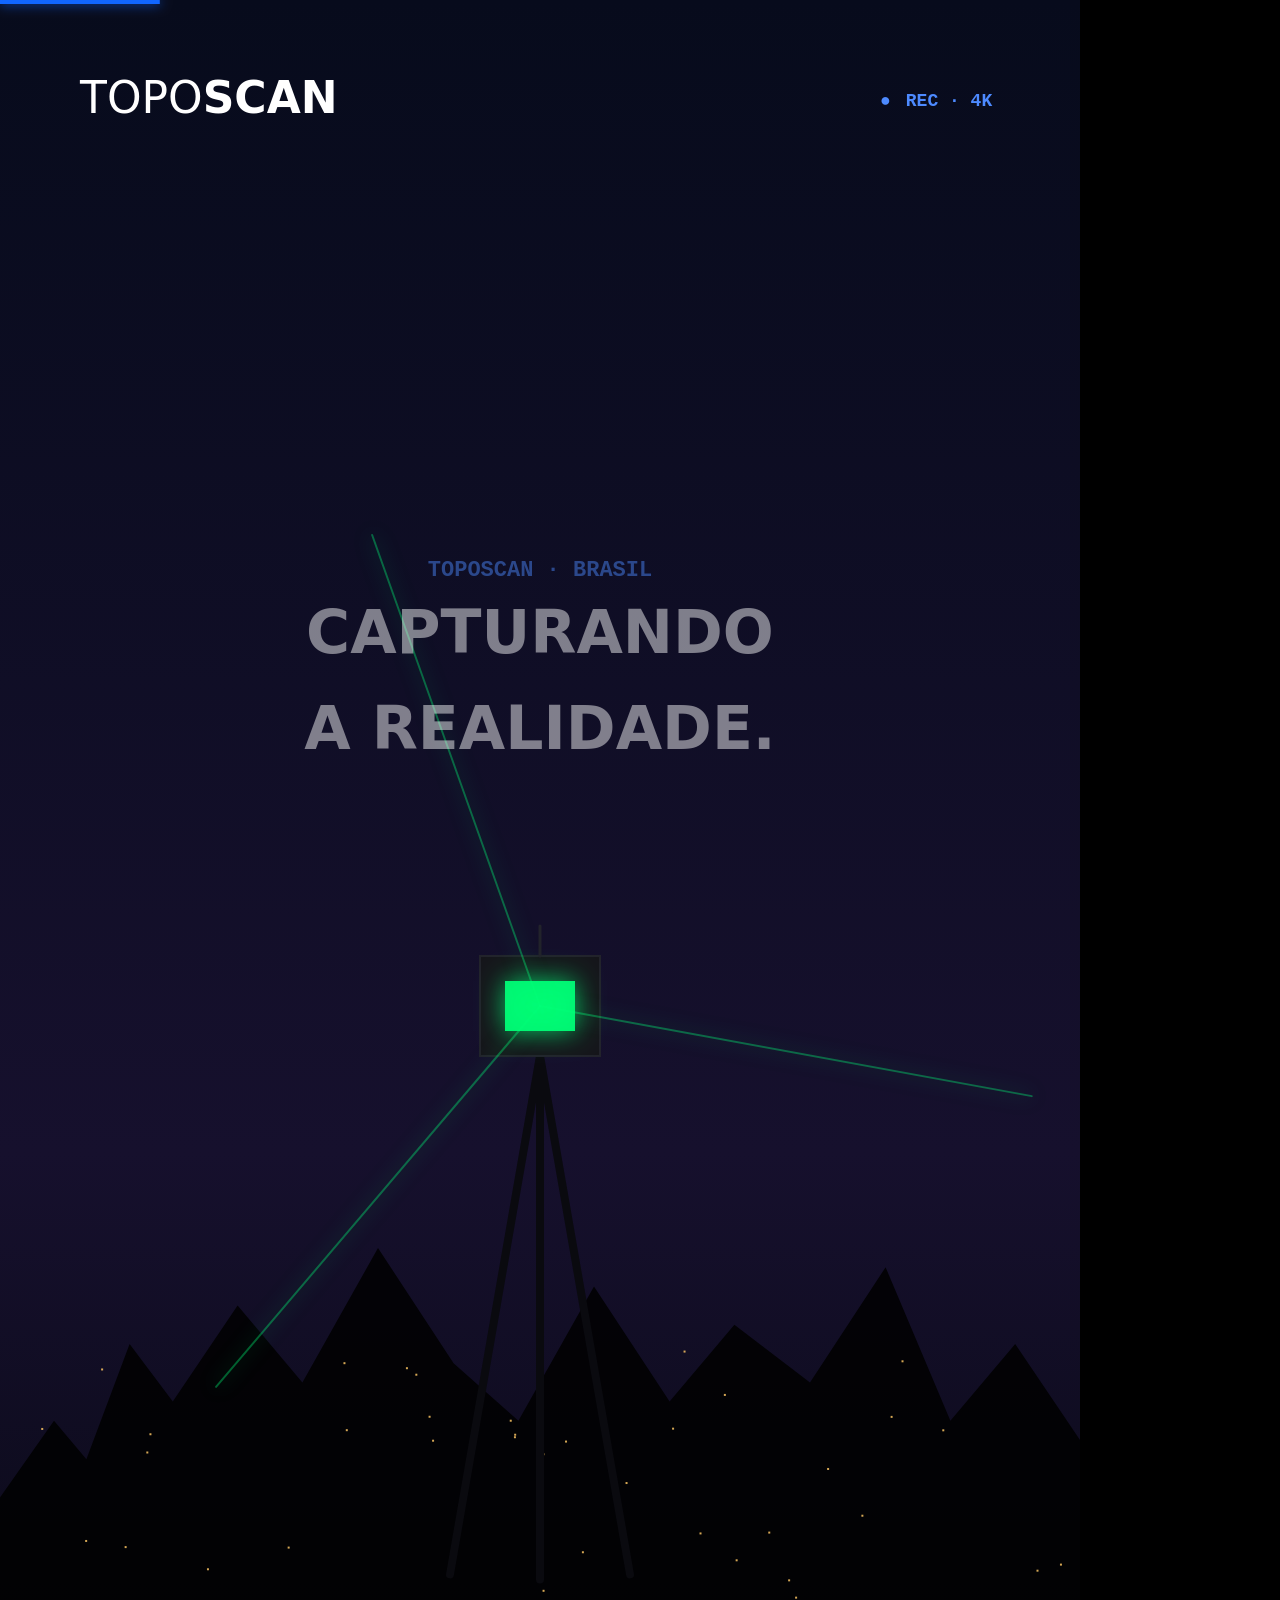
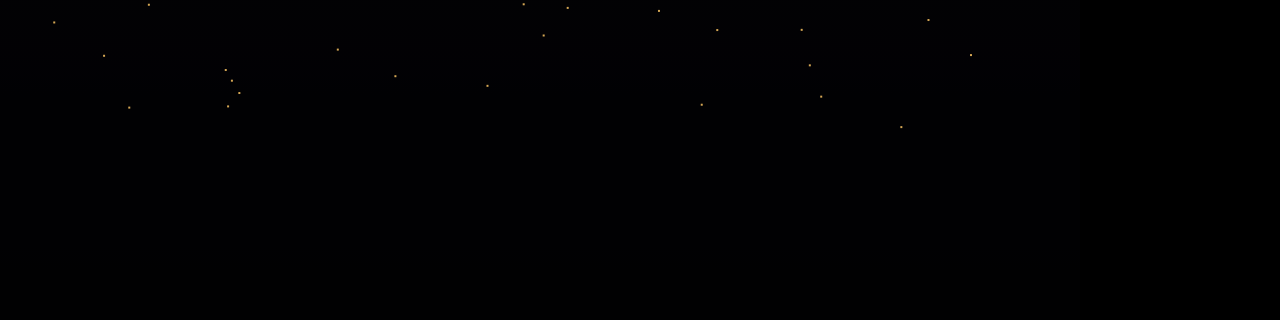
<file: toposcan-post/reels-render.html>
<!doctype html>
<html><head><meta charset="utf-8"><title>render</title>
<style>
  *{margin:0;padding:0}
  html,body{background:#000;width:1080px;height:1920px;overflow:hidden}
  canvas{display:block}
</style>
</head>
<body>
<canvas id="c" width="1080" height="1920"></canvas>
<script>
const W = 1080, H = 1920;
const c = document.getElementById('c');
const ctx = c.getContext('2d');

// ===== utils =====
const lerp = (a,b,t) => a + (b-a)*t;
const clamp = (x,a,b) => Math.max(a, Math.min(b, x));
const ease = t => t<0.5 ? 2*t*t : 1-Math.pow(-2*t+2,2)/2;
const easeOut = t => 1 - Math.pow(1-t, 3);
const easeIn = t => t*t*t;
const smoothstep = (e0,e1,x) => {
  const t = clamp((x-e0)/(e1-e0), 0, 1);
  return t*t*(3-2*t);
};

// ===== seeded random =====
let seed = 12345;
function srand() {
  seed = (seed * 9301 + 49297) % 233280;
  return seed / 233280;
}
function reseed(s) { seed = s; }

// ===== precompute: catedral em pontos =====
function generateCathedral() {
  reseed(42);
  const pts = [];
  const cx = W/2, cy = H*0.48;
  const s = 1.55;

  // nave (corpo)
  for (let i = 0; i < 3200; i++) {
    pts.push({
      x: cx + (srand()-0.5) * 720*s,
      y: cy + srand() * 380*s,
      r: srand()*1.3 + 0.5,
      c: srand() < 0.18 ? '#ffffff' : (srand() < 0.55 ? '#4d8aff' : '#1166ff')
    });
  }
  // colunas verticais (mais densas)
  for (let col of [-2.2, -1.1, 1.1, 2.2]) {
    for (let i = 0; i < 320; i++) {
      pts.push({
        x: cx + col*150*s + (srand()-0.5)*6,
        y: cy + srand() * 380*s,
        r: srand()*1.4 + 0.6,
        c: srand() < 0.18 ? '#ffffff' : (srand() < 0.55 ? '#4d8aff' : '#1166ff')
      });
    }
  }
  // telhado triangular
  for (let i = 0; i < 1500; i++) {
    const t = srand();
    pts.push({
      x: cx + (srand()-0.5)*720*(1-t)*s,
      y: cy - t*240*s + (srand()-0.5)*3,
      r: srand()*1.2 + 0.5,
      c: srand() < 0.18 ? '#ffffff' : (srand() < 0.55 ? '#4d8aff' : '#1166ff')
    });
  }
  // campanário central (torre)
  for (let i = 0; i < 1200; i++) {
    pts.push({
      x: cx + (srand()-0.5)*160*s,
      y: cy - 240*s - srand()*280*s,
      r: srand()*1.3 + 0.5,
      c: srand() < 0.18 ? '#ffffff' : (srand() < 0.55 ? '#4d8aff' : '#1166ff')
    });
  }
  // topo do campanário
  for (let i = 0; i < 500; i++) {
    const t = srand();
    pts.push({
      x: cx + (srand()-0.5)*160*(1-t)*s,
      y: cy - 520*s - t*120*s,
      r: srand()*1.1 + 0.5,
      c: srand() < 0.18 ? '#ffffff' : (srand() < 0.55 ? '#4d8aff' : '#1166ff')
    });
  }
  // cruz vertical
  for (let i = 0; i < 110; i++) {
    pts.push({
      x: cx + (srand()-0.5)*8,
      y: cy - 640*s - srand()*100*s,
      r: srand()*1.3 + 0.6,
      c: srand() < 0.3 ? '#ffffff' : '#4d8aff'
    });
  }
  // cruz horizontal
  for (let i = 0; i < 50; i++) {
    pts.push({
      x: cx + (srand()-0.5)*70,
      y: cy - 680*s + (srand()-0.5)*8,
      r: srand()*1.3 + 0.6,
      c: srand() < 0.3 ? '#ffffff' : '#4d8aff'
    });
  }
  // janelas vazias (remove pontos em retângulos)
  const windows = [
    {x: -280*s, y: -100*s, w: 80, h: 140},
    {x: -140*s, y: -100*s, w: 80, h: 140},
    {x: 60*s, y: -100*s, w: 80, h: 140},
    {x: 200*s, y: -100*s, w: 80, h: 140}
  ];
  // adiciona alguns pontos "ambientes" ao redor
  for (let i = 0; i < 500; i++) {
    pts.push({
      x: cx + (srand()-0.5)*1100,
      y: cy + (srand()-0.5)*1500,
      r: srand()*0.6 + 0.2,
      c: '#1166ff',
      ambient: true
    });
  }
  return pts;
}

const cathedral = generateCathedral();
// posição dispersa inicial (aleatória) para cada ponto
reseed(99);
const dispersed = cathedral.map((p) => ({
  sx: srand() * W,
  sy: srand() * H,
  ...p
}));
// posições "estrelas" — espalhadas no céu (zona superior)
reseed(7);
const stars = [];
for (let i = 0; i < 1400; i++) {
  stars.push({
    x: srand() * W,
    y: srand() * H * 0.85,
    r: srand()*1.5 + 0.4,
    speed: 0.4 + srand()*1.2,
    bright: srand()*0.7 + 0.4
  });
}

// ===== renderização principal =====
function render(t) {
  // t em segundos (0..18)
  ctx.clearRect(0, 0, W, H);

  // ===== Cena 0: 0-3s — Crepúsculo + scanner + estrelas =====
  if (t < 3.2) {
    const p = t / 3.2; // 0..1
    drawSky(p);
    drawStars(t, p);
    drawSkyline(p);
    drawTripod(p, t);
    drawTitle0(t);
  }
  // Transição 3.0-3.4: fade
  // ===== Cena 1: 3-6s — Estrelas explodem em nuvem caótica =====
  if (t >= 2.8 && t < 6.2) {
    const fadeIn = smoothstep(2.8, 3.4, t);
    const local = clamp((t - 3.0) / 3.0, 0, 1);
    ctx.save();
    ctx.globalAlpha = fadeIn;
    drawDarkBg(local);
    drawChaoticPoints(local, t);
    drawTitle1(t);
    ctx.restore();
  }
  // ===== Cena 2: 6-10s — Pontos formam catedral =====
  if (t >= 5.8 && t < 10.2) {
    const fadeIn = smoothstep(5.8, 6.3, t);
    const fadeOut = 1 - smoothstep(9.7, 10.2, t);
    // catedral forma em 2.5s (rápido), depois fica estável até a próxima cena
    const local = clamp((t - 6.0) / 2.5, 0, 1);
    ctx.save();
    ctx.globalAlpha = fadeIn * fadeOut;
    drawDarkBg(1);
    drawCathedralForming(local, t);
    drawTitle2(t);
    ctx.restore();
  }
  // ===== Cena 3: 10-14s — Wireframe + HUD =====
  if (t >= 9.8 && t < 14.2) {
    const fadeIn = smoothstep(9.8, 10.3, t);
    const fadeOut = 1 - smoothstep(13.7, 14.2, t);
    const local = clamp((t - 10.0) / 4.0, 0, 1);
    ctx.save();
    ctx.globalAlpha = fadeIn * fadeOut;
    drawDarkBg(1);
    drawCathedralWithWireframe(local, t);
    drawHUD(local, t);
    drawTitle3(t);
    ctx.restore();
  }
  // ===== Cena 4: 14-18s — CTA =====
  if (t >= 13.8) {
    const fadeIn = smoothstep(13.8, 14.3, t);
    const local = clamp((t - 14.0) / 4.0, 0, 1);
    ctx.save();
    ctx.globalAlpha = fadeIn;
    drawDarkBg(1);
    drawCathedralFaded(t);
    drawCTA(local, t);
    ctx.restore();
  }

  // overlay global: header (logo + status) — sempre visível
  if (t >= 0.5 && t < 14.5) {
    drawHeader(t);
  }
  // progress bar global
  drawProgressBar(t);
}

// ===== ELEMENTOS =====
function drawSky(p) {
  // gradient crepúsculo → noite (transição mais longa, mantém cores quentes mais tempo)
  const grad = ctx.createLinearGradient(0, 0, 0, H);
  if (p < 0.8) {
    // crepúsculo dramático: laranja-rosa-roxo
    const e = p / 0.8;
    grad.addColorStop(0, `rgb(${lerp(35,8,e)}, ${lerp(20,12,e)}, ${lerp(70,30,e)})`);
    grad.addColorStop(0.30, `rgb(${lerp(110,15,e)}, ${lerp(40,25,e)}, ${lerp(110,55,e)})`);
    grad.addColorStop(0.55, `rgb(${lerp(220,25,e)}, ${lerp(95,18,e)}, ${lerp(90,50,e)})`);
    grad.addColorStop(0.80, `rgb(${lerp(230,18,e)}, ${lerp(120,15,e)}, ${lerp(70,35,e)})`);
    grad.addColorStop(1, `rgb(${lerp(80,5,e)}, ${lerp(40,8,e)}, ${lerp(50,15,e)})`);
  } else {
    // entrando na noite
    const e = (p - 0.8) / 0.2;
    grad.addColorStop(0, `rgb(${lerp(8,3,e)}, ${lerp(12,5,e)}, ${lerp(30,15,e)})`);
    grad.addColorStop(0.6, `rgb(${lerp(25,5,e)}, ${lerp(18,8,e)}, ${lerp(50,20,e)})`);
    grad.addColorStop(1, `rgb(${lerp(5,2,e)}, ${lerp(8,3,e)}, ${lerp(15,8,e)})`);
  }
  ctx.fillStyle = grad;
  ctx.fillRect(0, 0, W, H);
}

function drawStars(t, p) {
  // estrelas com trail (rotação rápida = time-lapse)
  // o centro de rotação está fora do quadro (acima)
  const rotCx = W/2;
  const rotCy = -H*0.4; // centro mais próximo = arcos visíveis no quadro
  const angle = t * 1.2; // bem rápido pra time-lapse

  ctx.save();
  // estrelas aparecem desde o começo, ficam mais brilhantes conforme escurece
  const visibility = smoothstep(0.0, 0.6, p);

  for (let i = 0; i < stars.length; i++) {
    const s = stars[i];
    const dx = s.x - rotCx;
    const dy = s.y - rotCy;
    const a0 = Math.atan2(dy, dx);
    const r = Math.sqrt(dx*dx + dy*dy);
    const aNow = a0 + angle * s.speed;

    // desenha trilha como linha curva: vários segmentos com alpha decrescente
    const TRAIL_PTS = 35;
    const trailAngle = 0.025 * s.speed; // spread total da trail em radianos
    ctx.strokeStyle = '#ffffff';
    ctx.lineCap = 'round';
    for (let k = 0; k < TRAIL_PTS - 1; k++) {
      const t1 = k / TRAIL_PTS;
      const t2 = (k + 1) / TRAIL_PTS;
      const a1 = aNow - trailAngle * t1;
      const a2 = aNow - trailAngle * t2;
      const x1 = rotCx + r * Math.cos(a1);
      const y1 = rotCy + r * Math.sin(a1);
      const x2 = rotCx + r * Math.cos(a2);
      const y2 = rotCy + r * Math.sin(a2);
      if (y1 > H && y2 > H) continue;
      const alpha = s.bright * (1 - t1) * visibility;
      ctx.globalAlpha = alpha;
      ctx.lineWidth = s.r * (1 - t1*0.6);
      ctx.beginPath();
      ctx.moveTo(x1, y1);
      ctx.lineTo(x2, y2);
      ctx.stroke();
    }
    // ponto principal da estrela (cabeça da trilha) bem brilhante
    const headX = rotCx + r * Math.cos(aNow);
    const headY = rotCy + r * Math.sin(aNow);
    if (headY < H && headY > 0) {
      ctx.globalAlpha = s.bright * visibility;
      ctx.fillStyle = '#ffffff';
      ctx.shadowColor = '#ffffff';
      ctx.shadowBlur = 6;
      ctx.fillRect(headX - s.r/2, headY - s.r/2, s.r * 1.5, s.r * 1.5);
      ctx.shadowBlur = 0;
    }
  }
  ctx.restore();
}

function drawSkyline(p) {
  // perfil de cidade na base
  ctx.save();
  ctx.fillStyle = 'rgba(0, 0, 0, 0.85)';
  ctx.beginPath();
  ctx.moveTo(0, H);
  ctx.lineTo(0, H*0.78);
  const buildings = [
    [0.05, 0.74], [0.08, 0.76], [0.12, 0.70], [0.16, 0.73],
    [0.22, 0.68], [0.28, 0.72], [0.35, 0.65], [0.42, 0.71],
    [0.48, 0.74], [0.55, 0.67], [0.62, 0.73], [0.68, 0.69],
    [0.75, 0.72], [0.82, 0.66], [0.88, 0.74], [0.94, 0.70], [1.0, 0.75]
  ];
  for (const [x, y] of buildings) {
    ctx.lineTo(x*W, y*H);
  }
  ctx.lineTo(W, H);
  ctx.closePath();
  ctx.fill();

  // janelinhas acesas (pequenos pontos amarelos)
  reseed(123);
  ctx.fillStyle = `rgba(255, 200, 100, ${0.5 + p*0.4})`;
  for (let i = 0; i < 60; i++) {
    const x = srand() * W;
    const y = H * (0.7 + srand() * 0.2);
    ctx.fillRect(x, y, 2, 2);
  }
  ctx.restore();
}

function drawTripod(p, t) {
  // posição: centro inferior
  const cx = W/2;
  const baseY = H * 0.82;
  const topY = H * 0.55;

  // sombra/silhueta do tripé
  ctx.save();
  ctx.strokeStyle = '#0a0a0f';
  ctx.lineWidth = 8;
  ctx.lineCap = 'round';

  // 3 pernas (esquerda, direita, frente)
  ctx.beginPath();
  ctx.moveTo(cx - 90, baseY);
  ctx.lineTo(cx, topY);
  ctx.moveTo(cx + 90, baseY);
  ctx.lineTo(cx, topY);
  ctx.moveTo(cx, baseY + 5);
  ctx.lineTo(cx, topY);
  ctx.stroke();

  // scanner laser (caixa retangular)
  ctx.fillStyle = '#15151a';
  ctx.fillRect(cx - 60, topY - 100, 120, 100);
  ctx.strokeStyle = '#22232b';
  ctx.lineWidth = 2;
  ctx.strokeRect(cx - 60, topY - 100, 120, 100);

  // janela verde brilhante (laser)
  const greenPulse = 0.7 + 0.3 * Math.sin(t * 8);
  ctx.fillStyle = `rgba(0, 255, 120, ${0.85 * greenPulse})`;
  ctx.fillRect(cx - 35, topY - 75, 70, 50);
  ctx.shadowColor = '#00ff78';
  ctx.shadowBlur = 30 * greenPulse;
  ctx.fillRect(cx - 35, topY - 75, 70, 50);
  ctx.shadowBlur = 0;

  // antena no topo do scanner
  ctx.strokeStyle = '#22232b';
  ctx.lineWidth = 3;
  ctx.beginPath();
  ctx.moveTo(cx, topY - 100);
  ctx.lineTo(cx, topY - 130);
  ctx.stroke();

  // feixe laser rotacionando (linha verde fina)
  const beamAngle = t * 4;
  ctx.strokeStyle = `rgba(0, 255, 120, ${0.4 * greenPulse})`;
  ctx.shadowColor = '#00ff78';
  ctx.shadowBlur = 20;
  ctx.lineWidth = 2;
  for (let k = 0; k < 3; k++) {
    const a = beamAngle + k * (2*Math.PI/3);
    const bx = cx + Math.cos(a) * 500;
    const by = (topY - 50) + Math.sin(a) * 500;
    ctx.beginPath();
    ctx.moveTo(cx, topY - 50);
    ctx.lineTo(bx, by);
    ctx.stroke();
  }
  ctx.shadowBlur = 0;
  ctx.restore();
}

function drawDarkBg(intensity) {
  // fundo escuro com glow azul central
  const grad = ctx.createRadialGradient(W/2, H*0.45, 80, W/2, H*0.45, H*0.7);
  grad.addColorStop(0, `rgba(10, 21, 48, ${intensity})`);
  grad.addColorStop(1, `rgba(5, 5, 7, ${intensity})`);
  ctx.fillStyle = grad;
  ctx.fillRect(0, 0, W, H);
}

function drawChaoticPoints(local, t) {
  // pontos caóticos se multiplicando — efeito "scanning"
  reseed(local < 0.5 ? Math.floor(t * 8) : 234);
  const count = Math.floor(2500 * local + 500);
  for (let i = 0; i < count; i++) {
    const x = srand() * W;
    const y = srand() * H;
    const r = srand() * 1.5 + 0.4;
    const colorR = srand();
    ctx.fillStyle = colorR < 0.15 ? '#ffffff' : (colorR < 0.55 ? '#4d8aff' : '#1166ff');
    ctx.globalAlpha = srand() * 0.6 + 0.3;
    ctx.fillRect(x, y, r, r);
  }
  ctx.globalAlpha = 1;
  // scan line horizontal
  const scanY = ((t * 600) % H);
  const sg = ctx.createLinearGradient(0, scanY-30, 0, scanY+30);
  sg.addColorStop(0, 'rgba(17, 102, 255, 0)');
  sg.addColorStop(0.5, 'rgba(77, 138, 255, 0.8)');
  sg.addColorStop(1, 'rgba(17, 102, 255, 0)');
  ctx.fillStyle = sg;
  ctx.fillRect(0, scanY-30, W, 60);
}

function drawCathedralForming(local, t) {
  // morph dispersos → catedral
  const phase = ease(local);
  for (const p of dispersed) {
    if (p.ambient && phase < 0.7) continue;
    const x = lerp(p.sx, p.x, phase);
    const y = lerp(p.sy, p.y, phase);
    ctx.fillStyle = p.c;
    // alpha sobe conforme converge: começa baixo, termina alto
    ctx.globalAlpha = p.ambient ? 0.35 * phase : (0.45 + phase * 0.45);
    ctx.fillRect(x, y, p.r * (1 + (1-phase)*0.6), p.r);
  }
  ctx.globalAlpha = 1;
  // glow no centro depois que forma
  if (phase > 0.7) {
    const glow = (phase - 0.7) / 0.3;
    const gg = ctx.createRadialGradient(W/2, H*0.45, 40, W/2, H*0.45, 400);
    gg.addColorStop(0, `rgba(77, 138, 255, ${0.25 * glow})`);
    gg.addColorStop(1, 'rgba(17, 102, 255, 0)');
    ctx.fillStyle = gg;
    ctx.fillRect(0, 0, W, H);
  }
}

function drawCathedralWithWireframe(local, t) {
  // catedral em pontos (respirando) + wireframe
  const breathe = Math.sin(t * 2) * 1.2;
  for (const p of dispersed) {
    if (p.ambient) continue;
    ctx.fillStyle = p.c;
    ctx.globalAlpha = 0.75 + 0.2 * Math.sin(t * 3 + p.x * 0.01);
    ctx.fillRect(p.x + breathe * 0.3, p.y + breathe, p.r * 1.2, p.r * 1.2);
  }
  ctx.globalAlpha = 1;

  // wireframe das linhas estruturais
  const wfAlpha = clamp(local * 1.5, 0, 0.7);
  ctx.strokeStyle = `rgba(255, 255, 255, ${wfAlpha})`;
  ctx.lineWidth = 1.5;
  const cx = W/2, cy = H*0.48, s = 1.55;
  ctx.beginPath();
  // contorno
  ctx.moveTo(cx - 360*s, cy + 380*s);
  ctx.lineTo(cx - 360*s, cy);
  ctx.lineTo(cx - 80*s, cy);
  ctx.lineTo(cx - 80*s, cy - 640*s);
  ctx.moveTo(cx + 80*s, cy - 640*s);
  ctx.lineTo(cx + 80*s, cy);
  ctx.lineTo(cx + 360*s, cy);
  ctx.lineTo(cx + 360*s, cy + 380*s);
  // telhado
  ctx.moveTo(cx - 360*s, cy);
  ctx.lineTo(cx, cy - 240*s);
  ctx.lineTo(cx + 360*s, cy);
  // cruz
  ctx.moveTo(cx, cy - 640*s);
  ctx.lineTo(cx, cy - 740*s);
  ctx.moveTo(cx - 40*s, cy - 680*s);
  ctx.lineTo(cx + 40*s, cy - 680*s);
  ctx.stroke();

  // scan line varrendo
  const scanY = lerp(cy - 700, cy + 400, (t % 3) / 3);
  ctx.strokeStyle = 'rgba(77, 138, 255, 0.7)';
  ctx.shadowColor = '#1166ff';
  ctx.shadowBlur = 16;
  ctx.lineWidth = 2.5;
  ctx.beginPath();
  ctx.moveTo(0, scanY);
  ctx.lineTo(W, scanY);
  ctx.stroke();
  ctx.shadowBlur = 0;
}

function drawCathedralFaded(t) {
  // catedral suave de fundo na cena 4
  const breathe = Math.sin(t * 1.5) * 0.8;
  ctx.globalAlpha = 0.55;
  for (const p of dispersed) {
    if (p.ambient) continue;
    ctx.fillStyle = p.c;
    ctx.fillRect(p.x + breathe * 0.2, p.y + breathe, p.r, p.r);
  }
  ctx.globalAlpha = 1;
  // overlay escurecedor para o CTA ficar legível
  ctx.fillStyle = 'rgba(5, 5, 7, 0.65)';
  ctx.fillRect(0, 0, W, H);
}

// ===== TEXTO / TÍTULOS =====
function drawHeader(t) {
  // logo top-left
  ctx.save();
  ctx.fillStyle = '#ffffff';
  ctx.textBaseline = 'top';

  ctx.font = '300 44px Inter, system-ui, sans-serif';
  ctx.fillText('TOPO', 80, 80);
  const wTopo = ctx.measureText('TOPO').width;
  ctx.font = '800 44px Inter, system-ui, sans-serif';
  ctx.fillText('SCAN', 80 + wTopo, 80);

  // status top-right
  ctx.font = '700 18px ui-monospace, Menlo, monospace';
  ctx.fillStyle = '#4d8aff';
  const blink = Math.sin(t * 5) > 0 ? 1 : 0.3;
  ctx.globalAlpha = blink;
  ctx.fillText('●', W - 200, 92);
  ctx.globalAlpha = 1;
  ctx.fillStyle = '#4d8aff';
  ctx.fillText(' REC · 4K', W - 185, 92);
  ctx.restore();
}

function drawProgressBar(t) {
  const pct = clamp(t / 18, 0, 1);
  ctx.fillStyle = '#1166ff';
  ctx.shadowColor = '#1166ff';
  ctx.shadowBlur = 12;
  ctx.fillRect(0, 0, W * pct, 4);
  ctx.shadowBlur = 0;
}

function drawTitle0(t) {
  // título do início — só aparece nos primeiros 2.5s
  const fadeIn = smoothstep(0.4, 1.2, t);
  const fadeOut = 1 - smoothstep(2.3, 3.0, t);
  ctx.save();
  ctx.globalAlpha = fadeIn * fadeOut;
  ctx.textAlign = 'center';
  ctx.fillStyle = '#4d8aff';
  ctx.font = '700 22px ui-monospace, monospace';
  ctx.fillText('TOPOSCAN · BRASIL', W/2, H * 0.30);

  ctx.fillStyle = '#ffffff';
  ctx.font = '800 60px Inter, system-ui, sans-serif';
  ctx.fillText('CAPTURANDO', W/2, H * 0.34);
  ctx.fillText('A REALIDADE.', W/2, H * 0.39);
  ctx.restore();
}

function drawTitle1(t) {
  // Hook
  const fadeIn = smoothstep(3.4, 4.0, t);
  const fadeOut = 1 - smoothstep(5.6, 6.0, t);
  ctx.save();
  ctx.globalAlpha = fadeIn * fadeOut;
  ctx.textAlign = 'center';
  ctx.fillStyle = '#4d8aff';
  ctx.font = '700 22px ui-monospace, monospace';
  ctx.fillText('PATRIMÔNIO · ETERNO', W/2, H * 0.36);

  ctx.fillStyle = '#ffffff';
  ctx.font = '800 105px Inter, system-ui, sans-serif';
  ctx.fillText('E SE', W/2, H * 0.41);
  ctx.fillText('DESAPARECESSE', W/2, H * 0.48);
  ctx.fillStyle = '#4d8aff';
  ctx.font = 'italic 800 105px Inter, system-ui, sans-serif';
  ctx.fillText('AMANHÃ?', W/2, H * 0.55);
  ctx.restore();
}

function drawTitle2(t) {
  // Cena revelação
  const fadeIn = smoothstep(7.5, 8.2, t);
  const fadeOut = 1 - smoothstep(9.7, 10.1, t);
  ctx.save();
  ctx.globalAlpha = fadeIn * fadeOut;
  ctx.textAlign = 'left';

  // barra azul vertical à esquerda
  ctx.fillStyle = '#1166ff';
  ctx.fillRect(80, H * 0.74, 6, H * 0.14);

  ctx.fillStyle = '#4d8aff';
  ctx.font = '700 20px ui-monospace, monospace';
  ctx.fillText('PRECISÃO · ±2MM', 110, H * 0.745);

  ctx.fillStyle = '#ffffff';
  ctx.font = '800 80px Inter, system-ui, sans-serif';
  ctx.fillText('A GENTE', 110, H * 0.79);
  ctx.fillText('PRESERVARIA', 110, H * 0.83);
  ctx.fillText('CADA', 110, H * 0.87);
  ctx.fillStyle = '#4d8aff';
  ctx.fillText('MILÍMETRO.', 110, H * 0.91);
  ctx.restore();
}

function drawTitle3(t) {
  // Texto cena 3 — wireframe
  const fadeIn = smoothstep(10.3, 10.9, t);
  const fadeOut = 1 - smoothstep(13.7, 14.1, t);
  ctx.save();
  ctx.globalAlpha = fadeIn * fadeOut;
  ctx.textAlign = 'center';

  ctx.fillStyle = '#4d8aff';
  ctx.font = '700 22px ui-monospace, monospace';
  ctx.fillText('14.2M PONTOS · ±2MM · 360°', W/2, H * 0.82);

  ctx.fillStyle = '#ffffff';
  ctx.font = '800 62px Inter, system-ui, sans-serif';
  ctx.fillText('A REALIDADE', W/2, H * 0.86);
  ctx.fillText('VIRA DADO.', W/2, H * 0.905);
  ctx.restore();
}

function drawHUD(local, t) {
  ctx.save();
  // coordenadas top-right (abaixo do header)
  ctx.fillStyle = 'rgba(255, 255, 255, 0.5)';
  ctx.font = '500 18px ui-monospace, monospace';
  ctx.textAlign = 'right';
  const x = W - 80;
  let y = 170;
  const fields = [
    ['LAT', '-27.5954°'],
    ['LONG', '-48.5480°'],
    ['POINTS', '14.2M'],
    ['DENSITY', '8.5K/m²'],
    ['PRECISION', '±2MM']
  ];
  for (const [k, v] of fields) {
    ctx.fillStyle = 'rgba(255,255,255,0.5)';
    ctx.fillText(k, x - 130, y);
    ctx.fillStyle = '#4d8aff';
    ctx.fillText(v, x, y);
    y += 30;
  }
  ctx.restore();
}

function drawCTA(local, t) {
  ctx.save();
  ctx.textAlign = 'center';

  // logo grande centro
  const logoY = H * 0.40;
  const fadeLogo = smoothstep(14.2, 14.7, t);
  ctx.globalAlpha = fadeLogo;
  ctx.fillStyle = '#ffffff';
  ctx.font = '300 130px Inter, system-ui, sans-serif';
  // TOPO em light + SCAN em bold, juntos
  const tw1 = ctx.measureText('TOPO').width;
  ctx.font = '800 130px Inter, system-ui, sans-serif';
  const tw2 = ctx.measureText('SCAN').width;
  const total = tw1 + tw2;
  const sx = W/2 - total/2;
  ctx.font = '300 130px Inter, system-ui, sans-serif';
  ctx.textAlign = 'left';
  ctx.fillText('TOPO', sx, logoY);
  ctx.font = '800 130px Inter, system-ui, sans-serif';
  ctx.fillText('SCAN', sx + tw1, logoY);

  // barra azul
  const fadeBar = smoothstep(14.5, 14.9, t);
  ctx.globalAlpha = fadeBar;
  ctx.fillStyle = '#1166ff';
  ctx.shadowColor = '#1166ff';
  ctx.shadowBlur = 18;
  ctx.fillRect(W/2 - 50, logoY + 50, 100, 6);
  ctx.shadowBlur = 0;

  // tagline
  const fadeTag = smoothstep(14.8, 15.3, t);
  ctx.globalAlpha = fadeTag;
  ctx.textAlign = 'center';
  ctx.fillStyle = '#ffffff';
  ctx.font = '800 60px Inter, system-ui, sans-serif';
  ctx.fillText('ZERO MARGEM DE ERRO.', W/2, H * 0.56);
  ctx.fillStyle = '#4d8aff';
  ctx.font = 'italic 800 60px Inter, system-ui, sans-serif';
  ctx.fillText('PARA A ETERNIDADE.', W/2, H * 0.61);

  // stats
  const fadeStats = smoothstep(15.2, 15.8, t);
  ctx.globalAlpha = fadeStats;
  const statsY = H * 0.72;
  const xs = [W/2 - 280, W/2, W/2 + 280];
  const nums = ['10+', '±2mm', '360°'];
  const lbls = ['ANOS', 'PRECISÃO', 'REALIDADE'];
  for (let i = 0; i < 3; i++) {
    ctx.fillStyle = '#4d8aff';
    ctx.font = '800 76px ui-monospace, monospace';
    ctx.fillText(nums[i], xs[i], statsY);
    ctx.fillStyle = '#9aa3b2';
    ctx.font = '700 18px ui-monospace, monospace';
    ctx.fillText(lbls[i], xs[i], statsY + 38);
  }

  // handle + url
  const fadeHandle = smoothstep(15.7, 16.2, t);
  ctx.globalAlpha = fadeHandle;
  ctx.fillStyle = '#ffffff';
  ctx.font = '700 32px ui-monospace, monospace';
  ctx.fillText('@topo.scan', W/2, H * 0.84);
  ctx.fillStyle = '#9aa3b2';
  ctx.font = '500 22px ui-monospace, monospace';
  ctx.fillText('toposcan.com.br', W/2, H * 0.88);

  // 4 cantos com colchetes
  ctx.globalAlpha = fadeLogo;
  ctx.strokeStyle = '#1166ff';
  ctx.lineWidth = 3;
  const cl = 60, off = 50;
  // top-left
  ctx.beginPath();
  ctx.moveTo(off, off + cl); ctx.lineTo(off, off); ctx.lineTo(off + cl, off);
  // top-right
  ctx.moveTo(W - off - cl, off); ctx.lineTo(W - off, off); ctx.lineTo(W - off, off + cl);
  // bottom-left
  ctx.moveTo(off, H - off - cl); ctx.lineTo(off, H - off); ctx.lineTo(off + cl, H - off);
  // bottom-right
  ctx.moveTo(W - off - cl, H - off); ctx.lineTo(W - off, H - off); ctx.lineTo(W - off, H - off - cl);
  ctx.stroke();
  ctx.restore();
}

// exposto pro driver Node
window.__render = render;

// preview: anima quando aberto no browser (mas ignorado pelo render headless)
let _t0 = performance.now();
function _loop() {
  const t = ((performance.now() - _t0) / 1000) % 18.5;
  render(t);
  requestAnimationFrame(_loop);
}
if (!window.location.search.includes('headless')) _loop();
</script>
</body></html>
</file>
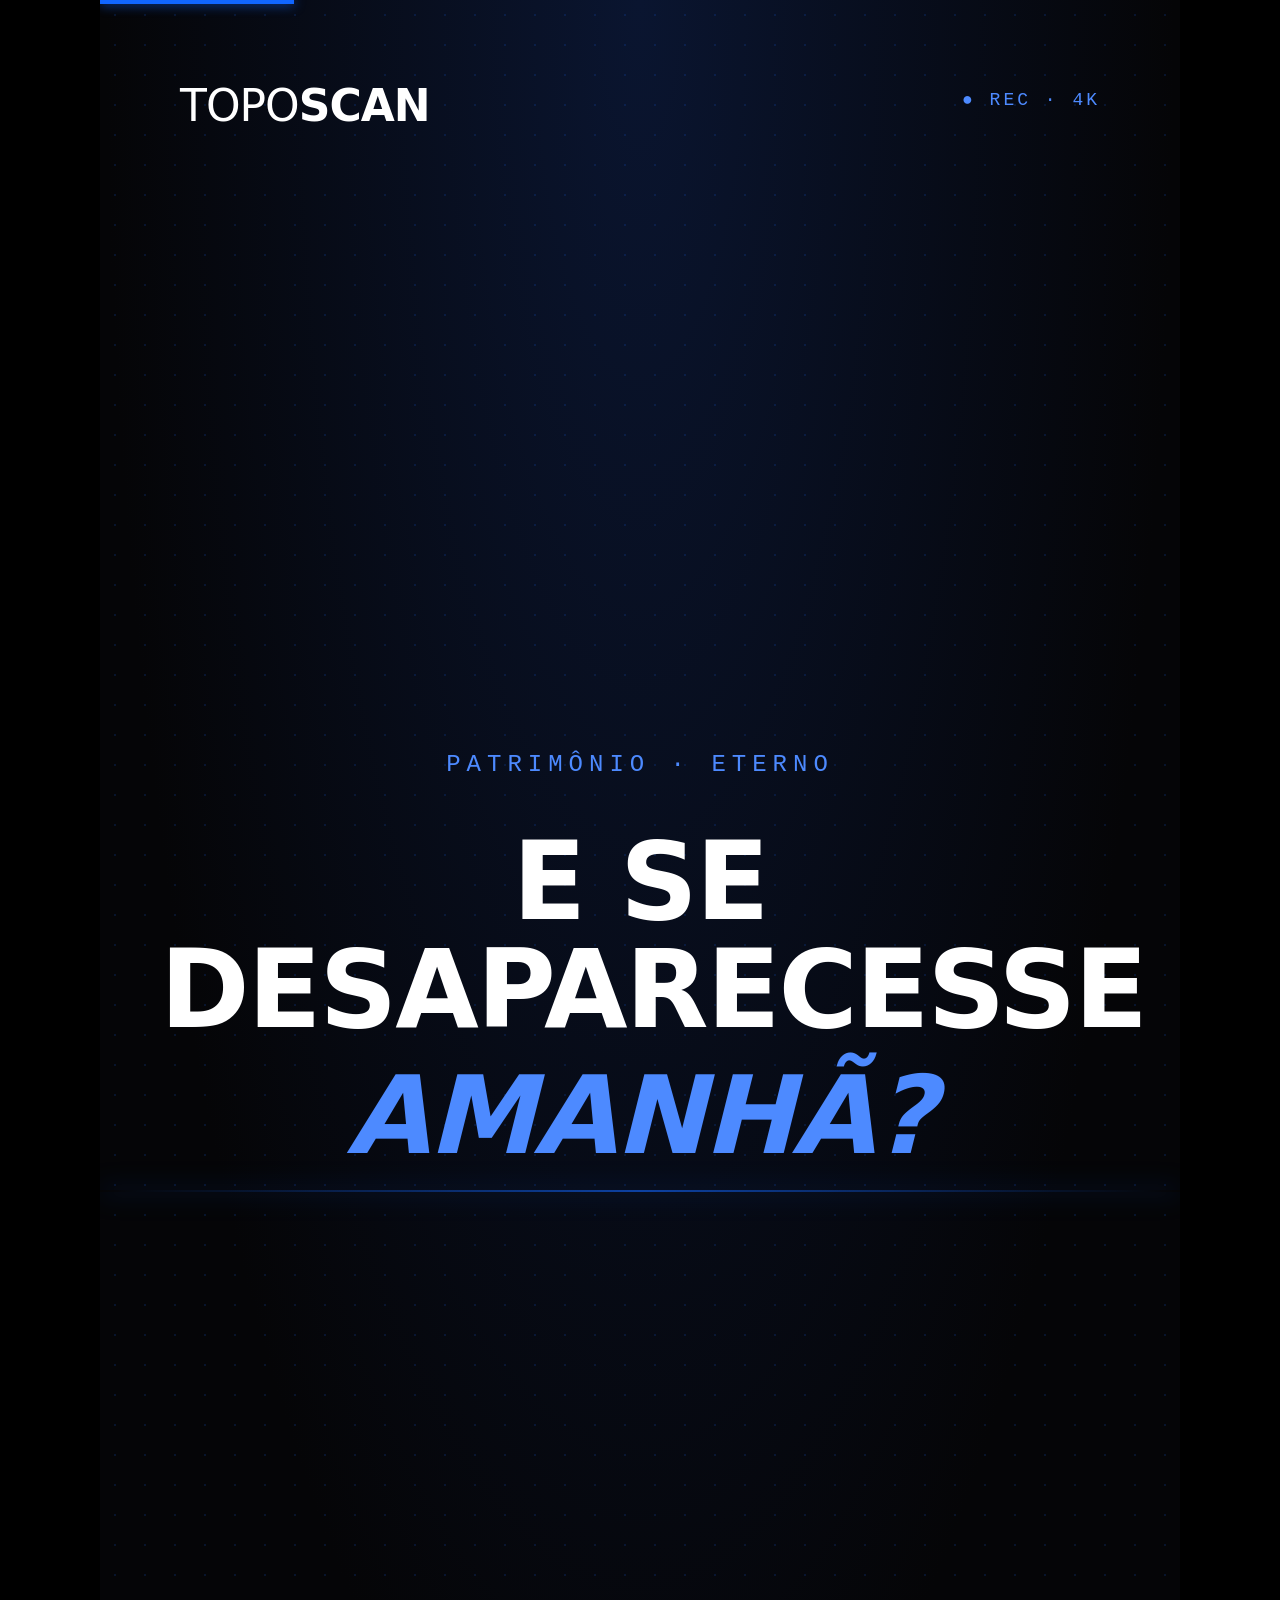
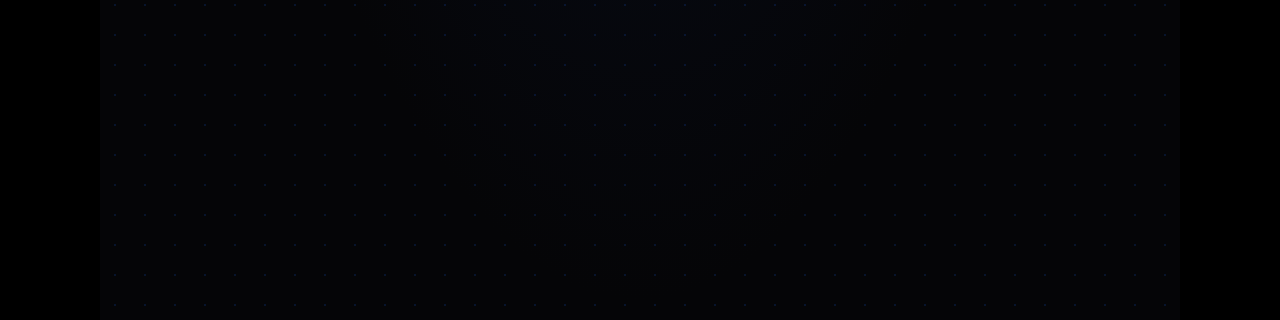
<file: toposcan-post/slide-1-hook.html>
<!doctype html>
<html lang="pt-br"><head><meta charset="utf-8">
<meta name="viewport" content="width=1080,initial-scale=0.35">
<title>Slide 1</title>
<style>
*{margin:0;padding:0;box-sizing:border-box}
body{background:#000;display:grid;place-items:center;min-height:100vh;font-family:-apple-system,system-ui,sans-serif}
.f{width:1080px;height:1920px;background:radial-gradient(ellipse at center top,#0a1530 0%,#050507 70%);position:relative;color:#fff;overflow:hidden}
.logo{position:absolute;top:80px;left:80px;font-size:44px;font-weight:300;letter-spacing:-1px}
.logo b{font-weight:800}
.status{position:absolute;top:90px;right:80px;font-family:ui-monospace,monospace;font-size:18px;color:#4d8aff;letter-spacing:3px}
.status::before{content:'● ';color:#4d8aff}
.bar{position:absolute;top:0;left:0;height:4px;width:18%;background:#1166ff;box-shadow:0 0 12px #1166ff}
.center{position:absolute;top:50%;left:50%;transform:translate(-50%,-50%);text-align:center;width:100%;padding:0 60px}
.eye{font-family:ui-monospace,monospace;font-size:24px;color:#4d8aff;letter-spacing:6px;margin-bottom:50px}
h1{font-size:108px;font-weight:800;line-height:1.0;letter-spacing:-2px;text-transform:uppercase}
h1 em{font-style:italic;color:#4d8aff;display:block;margin-top:18px}
.dots{position:absolute;inset:0;opacity:.15}
.dots::before{content:'';position:absolute;inset:0;background-image:radial-gradient(#1166ff 1px,transparent 1px);background-size:30px 30px}
.scanline{position:absolute;top:62%;left:0;right:0;height:2px;background:linear-gradient(90deg,transparent,#1166ff 50%,transparent);box-shadow:0 0 24px #1166ff;opacity:.6}
</style></head>
<body><div class="f">
<div class="bar"></div>
<div class="dots"></div>
<div class="scanline"></div>
<div class="logo">TOPO<b>SCAN</b></div>
<div class="status">REC · 4K</div>
<div class="center">
<div class="eye">PATRIMÔNIO · ETERNO</div>
<h1>E SE<br>DESAPARECESSE<br><em>AMANHÃ?</em></h1>
</div>
</div></body></html>
</file>
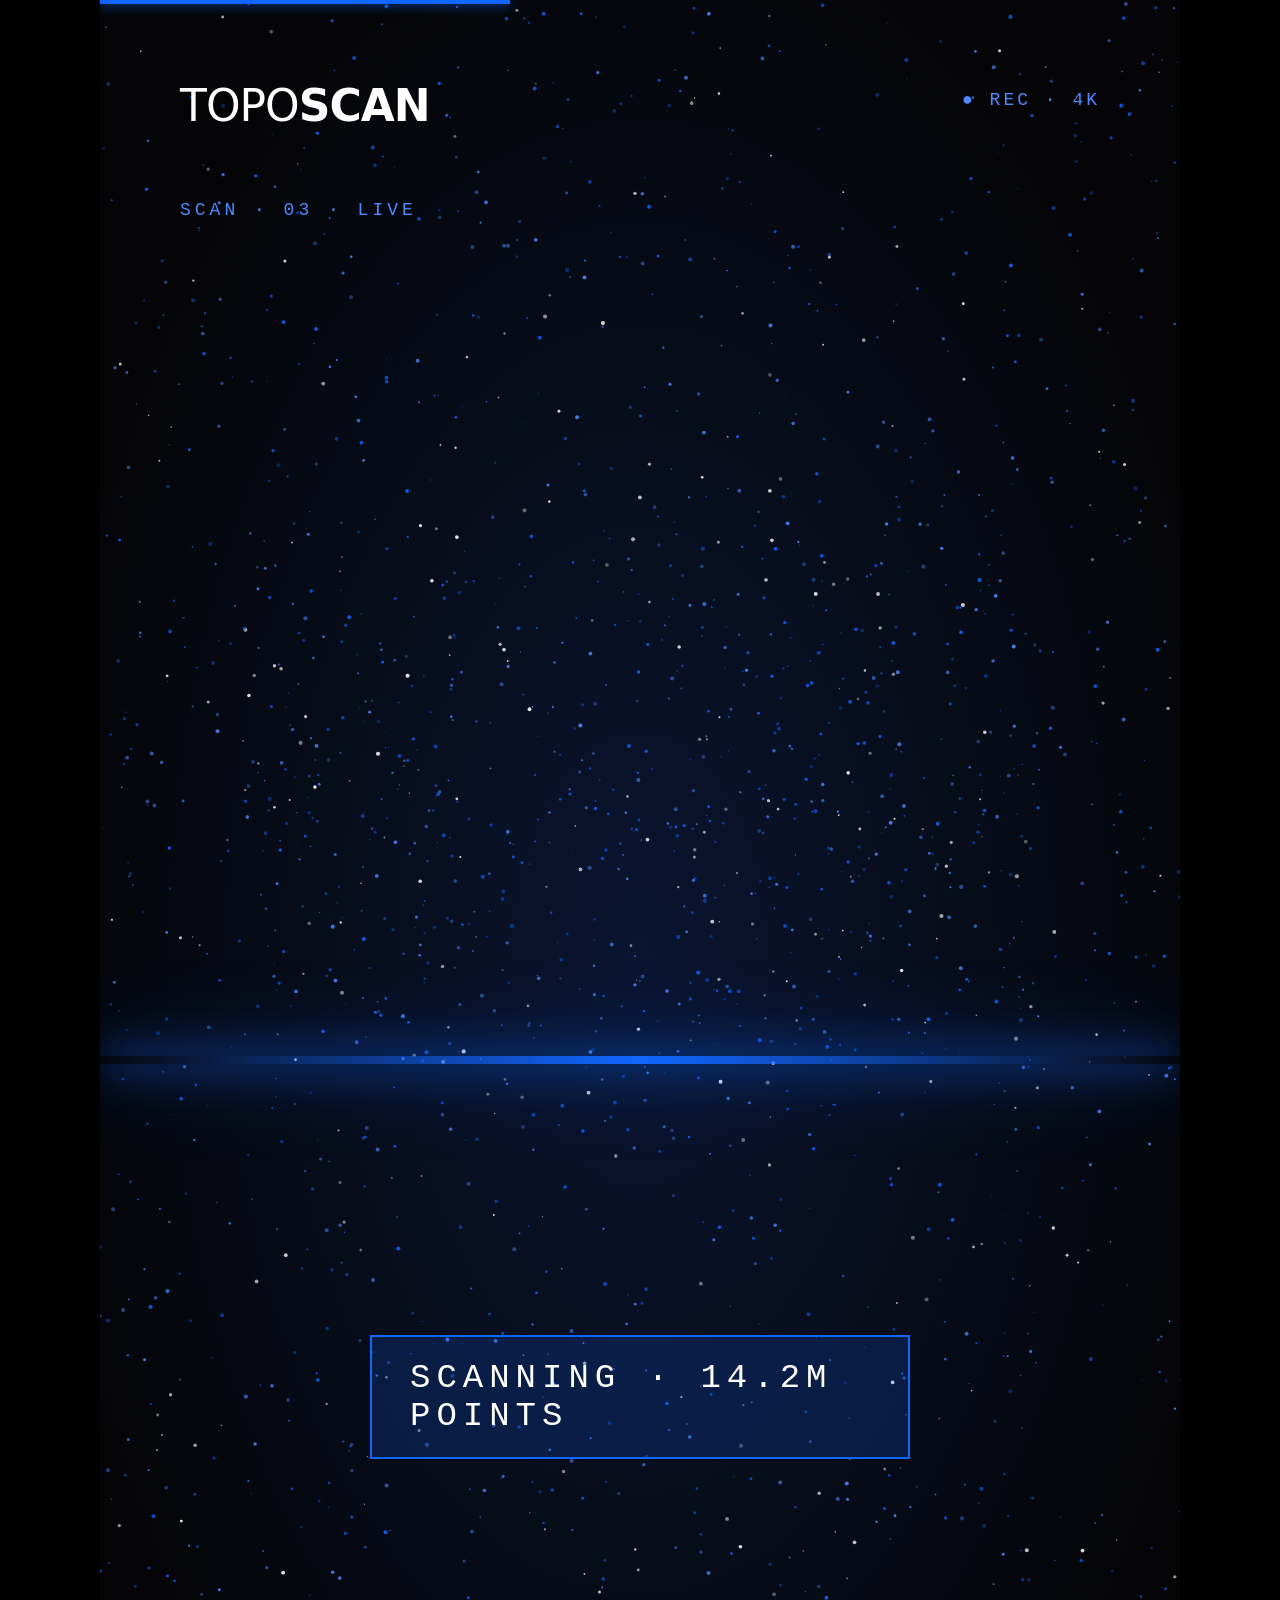
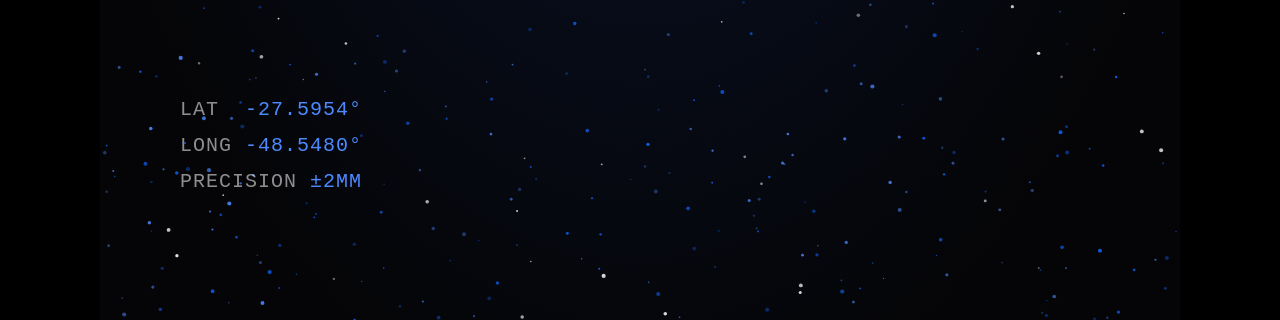
<file: toposcan-post/slide-2-scan.html>
<!doctype html>
<html lang="pt-br"><head><meta charset="utf-8">
<meta name="viewport" content="width=1080,initial-scale=0.35">
<title>Slide 2</title>
<style>
*{margin:0;padding:0;box-sizing:border-box}
body{background:#000;display:grid;place-items:center;min-height:100vh;font-family:-apple-system,system-ui,sans-serif}
.f{width:1080px;height:1920px;background:radial-gradient(ellipse at center,#0a1530 0%,#050507 80%);position:relative;color:#fff;overflow:hidden}
.logo{position:absolute;top:80px;left:80px;font-size:44px;font-weight:300;letter-spacing:-1px;z-index:10}
.logo b{font-weight:800}
.status{position:absolute;top:90px;right:80px;font-family:ui-monospace,monospace;font-size:18px;color:#4d8aff;letter-spacing:3px;z-index:10}
.status::before{content:'● ';color:#4d8aff}
.bar{position:absolute;top:0;left:0;height:4px;width:38%;background:#1166ff;box-shadow:0 0 12px #1166ff;z-index:10}
svg{position:absolute;inset:0;width:100%;height:100%}
.scanline{position:absolute;top:55%;left:0;right:0;height:8px;background:linear-gradient(90deg,transparent,#1166ff,transparent);box-shadow:0 0 40px #1166ff,0 0 80px #1166ff;z-index:5}
.label{position:absolute;left:50%;bottom:24%;transform:translateX(-50%);font-family:ui-monospace,monospace;font-size:34px;color:#fff;letter-spacing:6px;padding:22px 38px;border:2px solid #1166ff;background:rgba(17,102,255,0.18);z-index:10}
.coords{position:absolute;bottom:120px;left:80px;font-family:ui-monospace,monospace;font-size:20px;color:rgba(255,255,255,.55);line-height:1.8;z-index:10;letter-spacing:1px}
.coords b{color:#4d8aff;font-weight:400}
.tag{position:absolute;top:200px;left:80px;font-family:ui-monospace,monospace;font-size:18px;color:#4d8aff;letter-spacing:4px;z-index:10}
</style></head>
<body><div class="f">
<div class="bar"></div>
<svg id="pts"></svg>
<div class="scanline"></div>
<div class="logo">TOPO<b>SCAN</b></div>
<div class="status">REC · 4K</div>
<div class="tag">SCAN · 03 · LIVE</div>
<div class="label">SCANNING · 14.2M POINTS</div>
<div class="coords">LAT&nbsp;&nbsp;<b>-27.5954°</b><br>LONG&nbsp;<b>-48.5480°</b><br>PRECISION&nbsp;<b>±2MM</b></div>
<script>
const svg = document.getElementById('pts');
svg.setAttribute('viewBox', '0 0 1080 1920');
function pt(x, y) {
  const c = document.createElementNS('http://www.w3.org/2000/svg', 'circle');
  c.setAttribute('cx', x); c.setAttribute('cy', y);
  c.setAttribute('r', Math.random()*1.5 + 0.6);
  const r = Math.random();
  c.setAttribute('fill', r<0.15?'#fff':(r<0.55?'#4d8aff':'#1166ff'));
  c.setAttribute('opacity', Math.random()*0.6 + 0.3);
  svg.appendChild(c);
}
// pontos densos espalhados pela tela inteira
for (let i = 0; i < 1500; i++) pt(Math.random()*1080, Math.random()*1920);
// concentrações em formação aleatória (como scan ativo)
for (let i = 0; i < 600; i++) {
  const cx = 540, cy = 600 + Math.random()*400;
  pt(cx + (Math.random()-0.5)*800, cy + (Math.random()-0.5)*400);
}
</script>
</div></body></html>
</file>
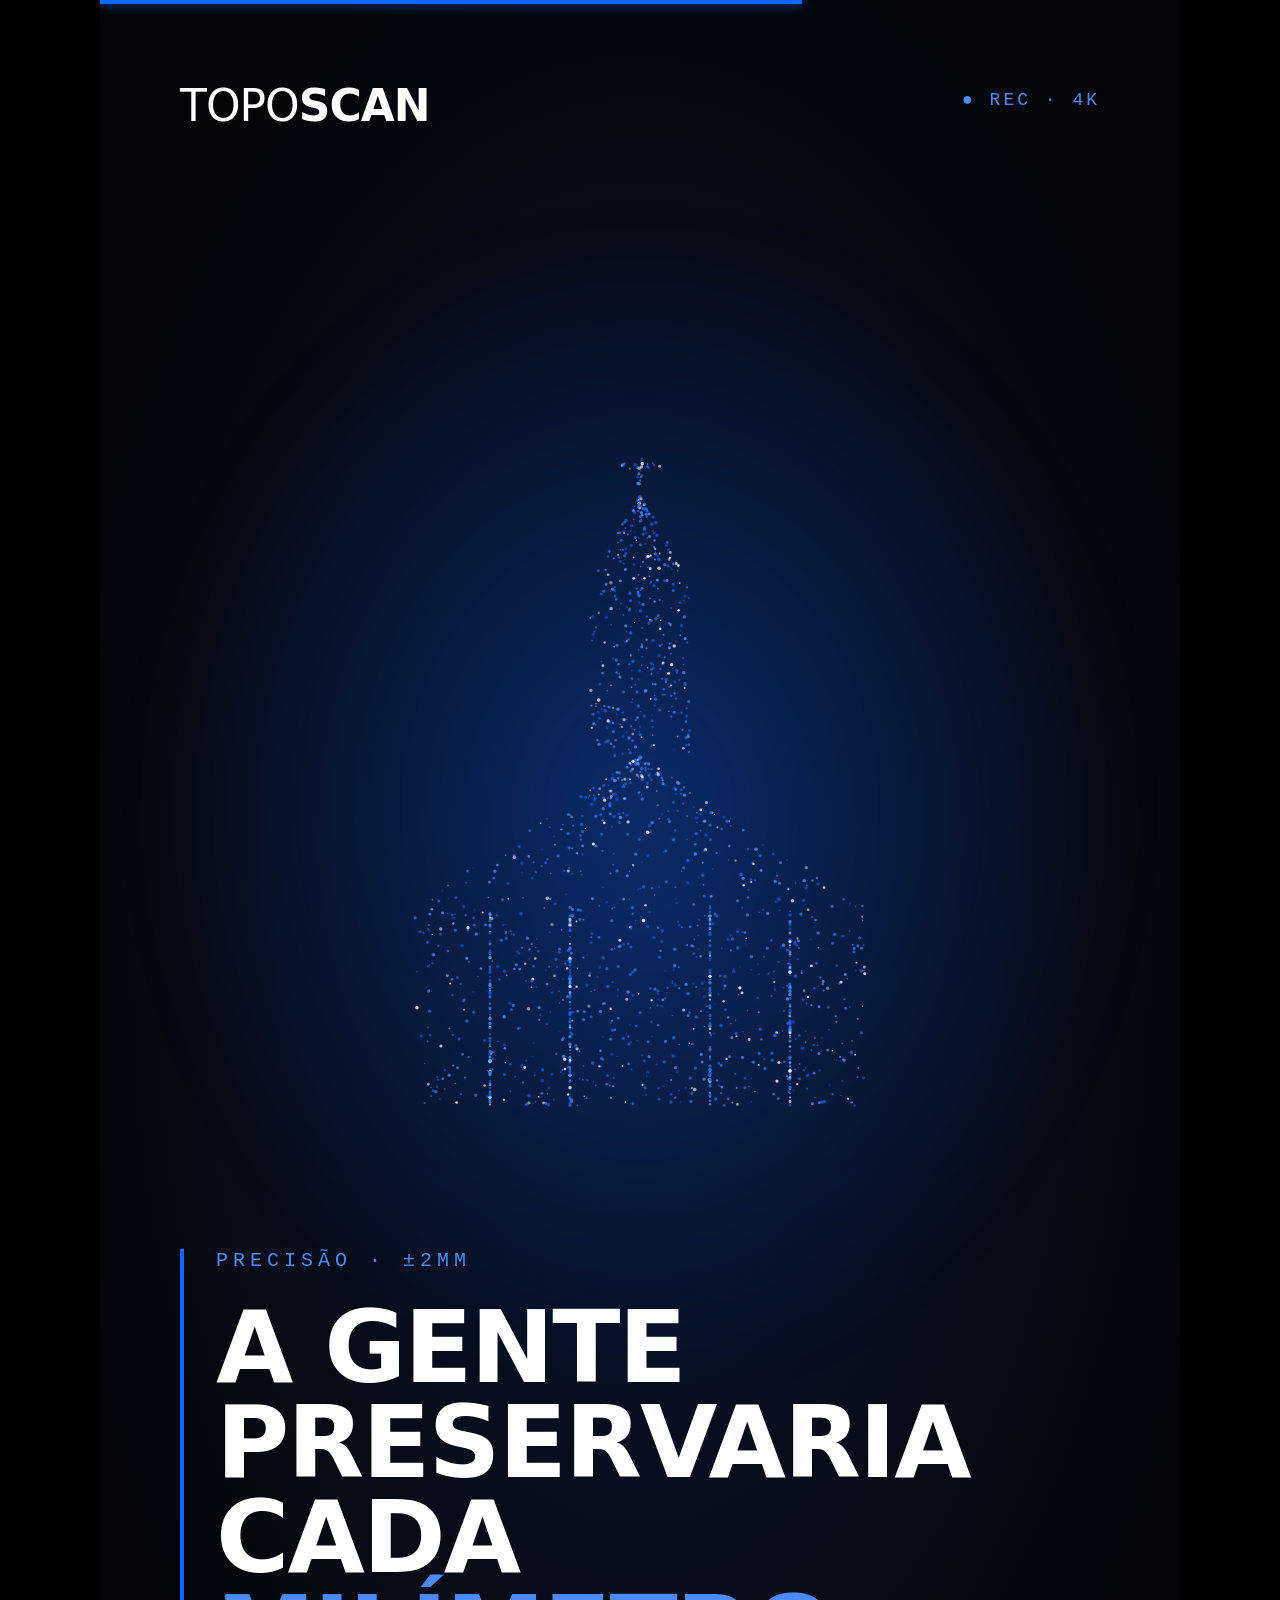
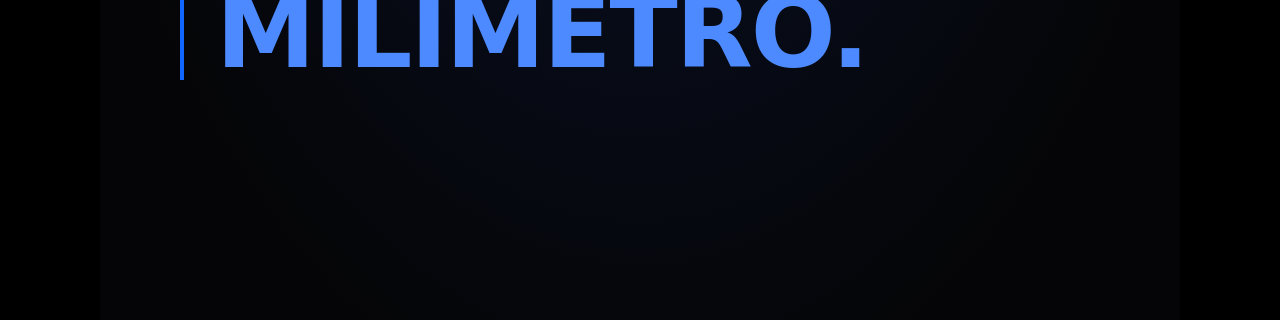
<file: toposcan-post/slide-3-revelacao.html>
<!doctype html>
<html lang="pt-br"><head><meta charset="utf-8">
<meta name="viewport" content="width=1080,initial-scale=0.35">
<title>Slide 3</title>
<style>
*{margin:0;padding:0;box-sizing:border-box}
body{background:#000;display:grid;place-items:center;min-height:100vh;font-family:-apple-system,system-ui,sans-serif}
.f{width:1080px;height:1920px;background:radial-gradient(ellipse at center,#0a1530 0%,#050507 80%);position:relative;color:#fff;overflow:hidden}
.logo{position:absolute;top:80px;left:80px;font-size:44px;font-weight:300;letter-spacing:-1px;z-index:10}
.logo b{font-weight:800}
.status{position:absolute;top:90px;right:80px;font-family:ui-monospace,monospace;font-size:18px;color:#4d8aff;letter-spacing:3px;z-index:10}
.status::before{content:'● ';color:#4d8aff}
.bar{position:absolute;top:0;left:0;height:4px;width:65%;background:#1166ff;box-shadow:0 0 12px #1166ff;z-index:10}
/* igreja com SVG */
.church{position:absolute;top:42%;left:50%;transform:translate(-50%,-50%);z-index:3}
.glow{position:absolute;top:42%;left:50%;transform:translate(-50%,-50%);width:90%;height:60%;background:radial-gradient(ellipse,rgba(17,102,255,.3),transparent 70%);filter:blur(40px);z-index:2}
.content{position:absolute;bottom:240px;left:80px;right:80px;padding-left:32px;border-left:4px solid #1166ff;z-index:10}
.eye{font-family:ui-monospace,monospace;font-size:20px;color:#4d8aff;letter-spacing:5px;margin-bottom:28px}
h2{font-size:100px;font-weight:800;line-height:0.95;letter-spacing:-2px;text-transform:uppercase}
h2 span{color:#4d8aff}
</style></head>
<body><div class="f">
<div class="bar"></div>
<div class="logo">TOPO<b>SCAN</b></div>
<div class="status">REC · 4K</div>
<div class="glow"></div>
<svg class="church" width="700" height="700" viewBox="0 0 700 700" xmlns="http://www.w3.org/2000/svg">
  <!-- silhueta de igreja em pontos -->
  <g id="pts"></g>
  <script type="text/javascript">
    <![CDATA[
    (function(){
      const g = document.getElementById('pts');
      function pt(x, y) {
        const c = document.createElementNS('http://www.w3.org/2000/svg', 'circle');
        c.setAttribute('cx', x); c.setAttribute('cy', y);
        c.setAttribute('r', Math.random()*1.2 + 0.6);
        const r = Math.random();
        c.setAttribute('fill', r<0.15?'#fff':(r<0.55?'#4d8aff':'#1166ff'));
        c.setAttribute('opacity', Math.random()*0.5+0.4);
        g.appendChild(c);
      }
      const cx = 350, cy = 450;
      // nave
      for(let i=0;i<700;i++) pt(cx+(Math.random()-0.5)*450, cy+Math.random()*200);
      // colunas
      for(let col of [-1.5,-0.7,0.7,1.5]) for(let i=0;i<100;i++) pt(cx+col*100, cy+Math.random()*200);
      // telhado
      for(let i=0;i<350;i++){const t=Math.random();pt(cx+(Math.random()-0.5)*450*(1-t), cy-t*150);}
      // campanário
      for(let i=0;i<280;i++) pt(cx+(Math.random()-0.5)*100, cy-150-Math.random()*180);
      // topo campanário
      for(let i=0;i<130;i++){const t=Math.random();pt(cx+(Math.random()-0.5)*100*(1-t), cy-330-t*80);}
      // cruz
      for(let i=0;i<30;i++) pt(cx+(Math.random()-0.5)*6, cy-420-Math.random()*60);
      for(let i=0;i<15;i++) pt(cx+(Math.random()-0.5)*40, cy-440+(Math.random()-0.5)*6);
    })();
    ]]>
  </script>
</svg>
<div class="content">
<div class="eye">PRECISÃO · ±2MM</div>
<h2>A GENTE PRESERVARIA<br>CADA <span>MILÍMETRO.</span></h2>
</div>
</div>
<script>
// fallback caso script inline do SVG não rode
const g = document.getElementById('pts');
if (g && g.children.length === 0) {
  const svgNS = 'http://www.w3.org/2000/svg';
  function pt(x, y) {
    const c = document.createElementNS(svgNS, 'circle');
    c.setAttribute('cx', x); c.setAttribute('cy', y);
    c.setAttribute('r', Math.random()*1.2 + 0.6);
    const r = Math.random();
    c.setAttribute('fill', r<0.15?'#fff':(r<0.55?'#4d8aff':'#1166ff'));
    c.setAttribute('opacity', Math.random()*0.5+0.4);
    g.appendChild(c);
  }
  const cx = 350, cy = 450;
  for(let i=0;i<700;i++) pt(cx+(Math.random()-0.5)*450, cy+Math.random()*200);
  for(let col of [-1.5,-0.7,0.7,1.5]) for(let i=0;i<100;i++) pt(cx+col*100, cy+Math.random()*200);
  for(let i=0;i<350;i++){const t=Math.random();pt(cx+(Math.random()-0.5)*450*(1-t), cy-t*150);}
  for(let i=0;i<280;i++) pt(cx+(Math.random()-0.5)*100, cy-150-Math.random()*180);
  for(let i=0;i<130;i++){const t=Math.random();pt(cx+(Math.random()-0.5)*100*(1-t), cy-330-t*80);}
  for(let i=0;i<30;i++) pt(cx+(Math.random()-0.5)*6, cy-420-Math.random()*60);
  for(let i=0;i<15;i++) pt(cx+(Math.random()-0.5)*40, cy-440+(Math.random()-0.5)*6);
}
</script>
</body></html>
</file>
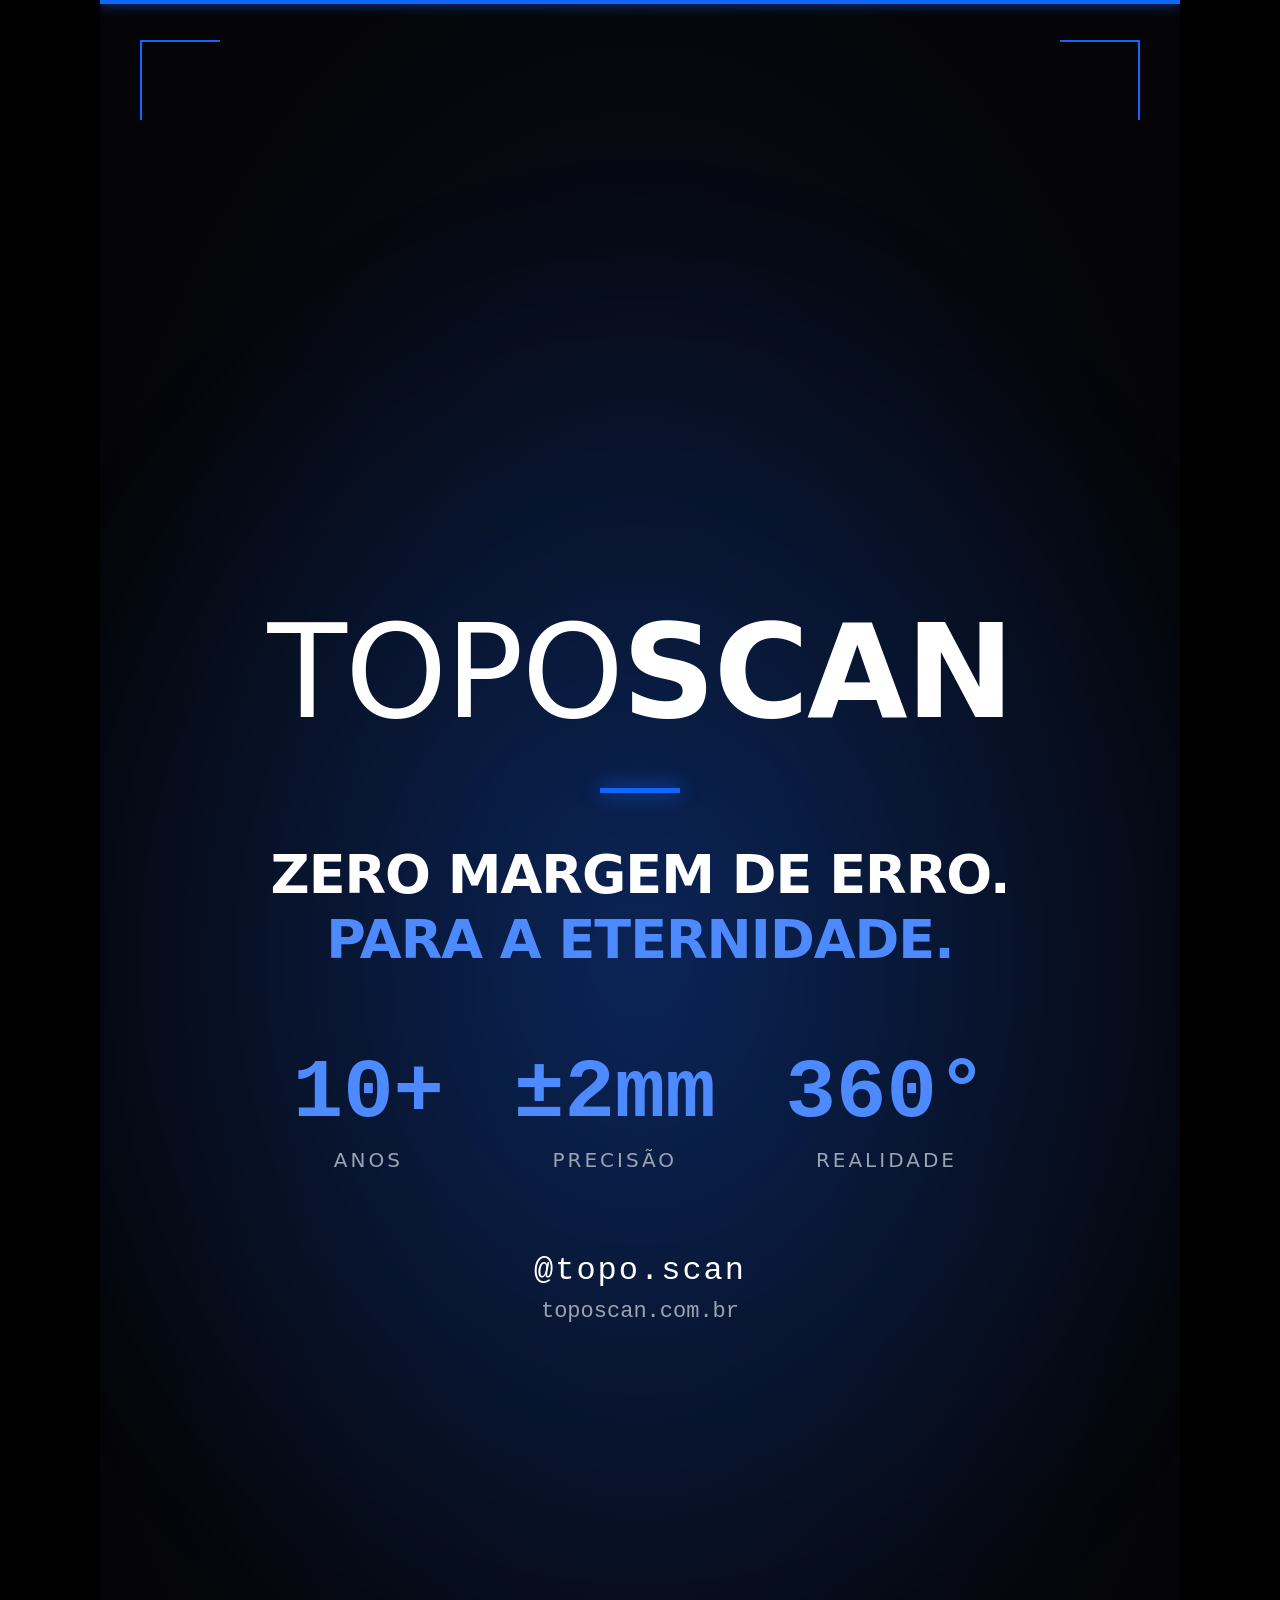
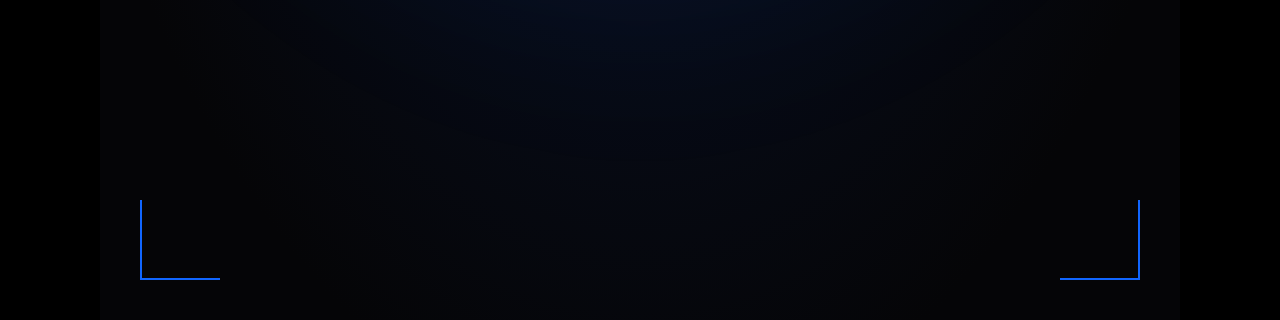
<file: toposcan-post/slide-4-cta.html>
<!doctype html>
<html lang="pt-br"><head><meta charset="utf-8">
<meta name="viewport" content="width=1080,initial-scale=0.35">
<title>Slide 4</title>
<style>
*{margin:0;padding:0;box-sizing:border-box}
body{background:#000;display:grid;place-items:center;min-height:100vh;font-family:-apple-system,system-ui,sans-serif}
.f{width:1080px;height:1920px;background:radial-gradient(ellipse at center,#0a1530 0%,#050507 80%);position:relative;color:#fff;overflow:hidden;display:flex;flex-direction:column;justify-content:center;align-items:center;text-align:center;padding:0 80px}
.bar{position:absolute;top:0;left:0;height:4px;width:100%;background:#1166ff;box-shadow:0 0 12px #1166ff}
.glow{position:absolute;top:50%;left:50%;transform:translate(-50%,-50%);width:120%;height:80%;background:radial-gradient(ellipse,rgba(17,102,255,.2),transparent 70%);filter:blur(60px);z-index:1}
.brand{font-size:130px;font-weight:300;letter-spacing:-2px;margin-bottom:20px;z-index:5;position:relative}
.brand b{font-weight:800}
.line{width:80px;height:5px;background:#1166ff;box-shadow:0 0 20px #1166ff;margin:20px 0 50px;z-index:5;position:relative}
.tag{font-size:54px;font-weight:700;line-height:1.2;margin-bottom:80px;text-transform:uppercase;letter-spacing:-1px;z-index:5;position:relative}
.tag em{font-style:normal;color:#4d8aff}
.stats{display:flex;gap:70px;margin-bottom:80px;z-index:5;position:relative}
.n{font-family:ui-monospace,monospace;font-size:84px;font-weight:800;color:#4d8aff;line-height:1}
.l{font-size:20px;color:#9aa3b2;letter-spacing:3px;margin-top:12px;text-transform:uppercase}
.handle{font-family:ui-monospace,monospace;font-size:32px;letter-spacing:2px;z-index:5;position:relative}
.url{font-family:ui-monospace,monospace;font-size:22px;color:#9aa3b2;margin-top:10px;z-index:5;position:relative}
.corner{position:absolute;width:80px;height:80px;border:2px solid #1166ff;z-index:5}
.tl{top:40px;left:40px;border-right:0;border-bottom:0}
.tr{top:40px;right:40px;border-left:0;border-bottom:0}
.bl{bottom:40px;left:40px;border-right:0;border-top:0}
.br{bottom:40px;right:40px;border-left:0;border-top:0}
</style></head>
<body><div class="f">
<div class="bar"></div>
<div class="glow"></div>
<div class="corner tl"></div><div class="corner tr"></div>
<div class="corner bl"></div><div class="corner br"></div>
<div class="brand">TOPO<b>SCAN</b></div>
<div class="line"></div>
<div class="tag">Zero margem de erro.<br><em>Para a eternidade.</em></div>
<div class="stats">
  <div><div class="n">10+</div><div class="l">ANOS</div></div>
  <div><div class="n">±2mm</div><div class="l">PRECISÃO</div></div>
  <div><div class="n">360°</div><div class="l">REALIDADE</div></div>
</div>
<div class="handle">@topo.scan</div>
<div class="url">toposcan.com.br</div>
</div></body></html>
</file>
<file: css/variables.css>
/* ============================================
   EnergiaPro — Design Tokens
   ============================================ */

:root {
  /* ---- Brand Colors ---- */
  --color-primary: #00D4AA;
  --color-primary-light: #33FFCC;
  --color-primary-dark: #00A886;
  --color-secondary: #0A84FF;
  --color-secondary-light: #5AC8FA;
  --color-accent: #FFD60A;
  --color-accent-warm: #FF9F0A;

  /* ---- Semantic Colors ---- */
  --color-success: #30D158;
  --color-warning: #FFD60A;
  --color-danger: #FF453A;
  --color-info: #64D2FF;

  /* ---- Neutral / Dark Theme ---- */
  --color-bg-primary: #0A0E1A;
  --color-bg-secondary: #111827;
  --color-bg-tertiary: #1A2332;
  --color-bg-card: rgba(26, 35, 50, 0.7);
  --color-bg-glass: rgba(255, 255, 255, 0.05);
  --color-bg-glass-hover: rgba(255, 255, 255, 0.08);
  --color-bg-input: rgba(255, 255, 255, 0.06);

  --color-text-primary: #F5F5F7;
  --color-text-secondary: #A1A1AA;
  --color-text-tertiary: #6B7280;
  --color-text-inverse: #0A0E1A;

  --color-border: rgba(255, 255, 255, 0.1);
  --color-border-focus: var(--color-primary);
  --color-divider: rgba(255, 255, 255, 0.06);

  /* ---- Gradients ---- */
  --gradient-primary: linear-gradient(135deg, #00D4AA 0%, #0A84FF 100%);
  --gradient-primary-hover: linear-gradient(135deg, #33FFCC 0%, #5AC8FA 100%);
  --gradient-warm: linear-gradient(135deg, #FFD60A 0%, #FF9F0A 100%);
  --gradient-danger: linear-gradient(135deg, #FF453A 0%, #FF6B6B 100%);
  --gradient-hero: linear-gradient(180deg, #0A0E1A 0%, #0F1D2E 50%, #0A2A3C 100%);
  --gradient-card: linear-gradient(135deg, rgba(0, 212, 170, 0.08) 0%, rgba(10, 132, 255, 0.08) 100%);
  --gradient-glow: radial-gradient(ellipse at center, rgba(0, 212, 170, 0.15) 0%, transparent 70%);

  /* ---- Typography ---- */
  --font-display: 'Outfit', system-ui, sans-serif;
  --font-body: 'Inter', system-ui, sans-serif;
  --font-mono: 'JetBrains Mono', 'Fira Code', monospace;

  --text-xs: 0.75rem;     /* 12px */
  --text-sm: 0.875rem;    /* 14px */
  --text-base: 1rem;      /* 16px */
  --text-lg: 1.125rem;    /* 18px */
  --text-xl: 1.25rem;     /* 20px */
  --text-2xl: 1.5rem;     /* 24px */
  --text-3xl: 1.875rem;   /* 30px */
  --text-4xl: 2.25rem;    /* 36px */
  --text-5xl: 3rem;       /* 48px */
  --text-6xl: 3.75rem;    /* 60px */

  --font-weight-normal: 400;
  --font-weight-medium: 500;
  --font-weight-semibold: 600;
  --font-weight-bold: 700;
  --font-weight-extrabold: 800;

  --line-height-tight: 1.1;
  --line-height-snug: 1.25;
  --line-height-normal: 1.5;
  --line-height-relaxed: 1.625;

  /* ---- Spacing ---- */
  --space-1: 0.25rem;
  --space-2: 0.5rem;
  --space-3: 0.75rem;
  --space-4: 1rem;
  --space-5: 1.25rem;
  --space-6: 1.5rem;
  --space-8: 2rem;
  --space-10: 2.5rem;
  --space-12: 3rem;
  --space-16: 4rem;
  --space-20: 5rem;
  --space-24: 6rem;

  /* ---- Border Radius ---- */
  --radius-sm: 0.375rem;
  --radius-md: 0.5rem;
  --radius-lg: 0.75rem;
  --radius-xl: 1rem;
  --radius-2xl: 1.5rem;
  --radius-full: 9999px;

  /* ---- Shadows ---- */
  --shadow-sm: 0 1px 2px rgba(0, 0, 0, 0.3);
  --shadow-md: 0 4px 12px rgba(0, 0, 0, 0.4);
  --shadow-lg: 0 8px 24px rgba(0, 0, 0, 0.5);
  --shadow-xl: 0 16px 48px rgba(0, 0, 0, 0.6);
  --shadow-glow-primary: 0 0 20px rgba(0, 212, 170, 0.3), 0 0 60px rgba(0, 212, 170, 0.1);
  --shadow-glow-secondary: 0 0 20px rgba(10, 132, 255, 0.3), 0 0 60px rgba(10, 132, 255, 0.1);
  --shadow-glow-accent: 0 0 20px rgba(255, 214, 10, 0.3);

  /* ---- Glass ---- */
  --glass-bg: rgba(255, 255, 255, 0.04);
  --glass-border: rgba(255, 255, 255, 0.08);
  --glass-blur: 20px;

  /* ---- Transitions ---- */
  --transition-fast: 150ms ease;
  --transition-base: 250ms ease;
  --transition-slow: 400ms ease;
  --transition-spring: 500ms cubic-bezier(0.34, 1.56, 0.64, 1);

  /* ---- Z-Index ---- */
  --z-dropdown: 100;
  --z-sticky: 200;
  --z-modal-backdrop: 300;
  --z-modal: 400;
  --z-toast: 500;
  --z-tooltip: 600;

  /* ---- Container ---- */
  --container-sm: 640px;
  --container-md: 768px;
  --container-lg: 1024px;
  --container-xl: 1200px;
}
</file>
<file: css/base.css>
/* ============================================
   EnergiaPro — Base Styles & Reset
   ============================================ */

/* --- Modern CSS Reset --- */
*, *::before, *::after {
  box-sizing: border-box;
  margin: 0;
  padding: 0;
}

html {
  font-size: 16px;
  scroll-behavior: smooth;
  -webkit-text-size-adjust: 100%;
  -webkit-font-smoothing: antialiased;
  -moz-osx-font-smoothing: grayscale;
}

body {
  font-family: var(--font-body);
  font-size: var(--text-base);
  font-weight: var(--font-weight-normal);
  line-height: var(--line-height-normal);
  color: var(--color-text-primary);
  background-color: var(--color-bg-primary);
  min-height: 100vh;
  overflow-x: hidden;
}

img, picture, video, canvas, svg {
  display: block;
  max-width: 100%;
}

input, button, textarea, select {
  font: inherit;
  color: inherit;
}

a {
  color: var(--color-primary);
  text-decoration: none;
  transition: color var(--transition-fast);
}
a:hover {
  color: var(--color-primary-light);
}

ul, ol {
  list-style: none;
}

h1, h2, h3, h4, h5, h6 {
  font-family: var(--font-display);
  font-weight: var(--font-weight-bold);
  line-height: var(--line-height-tight);
  color: var(--color-text-primary);
}

h1 { font-size: var(--text-5xl); }
h2 { font-size: var(--text-4xl); }
h3 { font-size: var(--text-2xl); }
h4 { font-size: var(--text-xl); }
h5 { font-size: var(--text-lg); }

p {
  color: var(--color-text-secondary);
  line-height: var(--line-height-relaxed);
}

::selection {
  background: rgba(0, 212, 170, 0.3);
  color: var(--color-text-primary);
}

/* --- Scrollbar --- */
::-webkit-scrollbar {
  width: 6px;
}
::-webkit-scrollbar-track {
  background: var(--color-bg-secondary);
}
::-webkit-scrollbar-thumb {
  background: var(--color-border);
  border-radius: var(--radius-full);
}
::-webkit-scrollbar-thumb:hover {
  background: var(--color-text-tertiary);
}

/* --- Layout Utilities --- */
.container {
  width: 100%;
  max-width: var(--container-xl);
  margin: 0 auto;
  padding: 0 var(--space-6);
}

.container--sm { max-width: var(--container-sm); }
.container--md { max-width: var(--container-md); }
.container--lg { max-width: var(--container-lg); }

.flex { display: flex; }
.flex-col { flex-direction: column; }
.flex-wrap { flex-wrap: wrap; }
.items-center { align-items: center; }
.items-start { align-items: flex-start; }
.justify-center { justify-content: center; }
.justify-between { justify-content: space-between; }
.justify-end { justify-content: flex-end; }
.gap-1 { gap: var(--space-1); }
.gap-2 { gap: var(--space-2); }
.gap-3 { gap: var(--space-3); }
.gap-4 { gap: var(--space-4); }
.gap-6 { gap: var(--space-6); }
.gap-8 { gap: var(--space-8); }

.grid { display: grid; }
.grid-2 { grid-template-columns: repeat(2, 1fr); }
.grid-3 { grid-template-columns: repeat(3, 1fr); }
.grid-4 { grid-template-columns: repeat(4, 1fr); }

@media (max-width: 768px) {
  .grid-2, .grid-3, .grid-4 {
    grid-template-columns: 1fr;
  }
  h1 { font-size: var(--text-3xl); }
  h2 { font-size: var(--text-2xl); }
}

@media (max-width: 480px) {
  .container {
    padding: 0 var(--space-4);
  }
}

/* --- Text Utilities --- */
.text-center { text-align: center; }
.text-right { text-align: right; }
.text-primary { color: var(--color-primary); }
.text-secondary { color: var(--color-text-secondary); }
.text-accent { color: var(--color-accent); }
.text-success { color: var(--color-success); }
.text-warning { color: var(--color-warning); }
.text-danger { color: var(--color-danger); }
.text-gradient {
  background: var(--gradient-primary);
  -webkit-background-clip: text;
  -webkit-text-fill-color: transparent;
  background-clip: text;
}

.font-display { font-family: var(--font-display); }
.font-mono { font-family: var(--font-mono); }
.font-medium { font-weight: var(--font-weight-medium); }
.font-semibold { font-weight: var(--font-weight-semibold); }
.font-bold { font-weight: var(--font-weight-bold); }

/* --- Visibility --- */
.sr-only {
  position: absolute;
  width: 1px;
  height: 1px;
  padding: 0;
  margin: -1px;
  overflow: hidden;
  clip: rect(0, 0, 0, 0);
  white-space: nowrap;
  border-width: 0;
}

.hidden { display: none !important; }

/* --- Section spacing --- */
.section {
  padding: var(--space-20) 0;
}

.section--sm {
  padding: var(--space-12) 0;
}
</file>
<file: css/components.css>
/* ============================================
   EnergiaPro — Components
   ============================================ */

/* ---- Buttons ---- */
.btn {
  display: inline-flex;
  align-items: center;
  justify-content: center;
  gap: var(--space-2);
  padding: var(--space-3) var(--space-6);
  font-family: var(--font-body);
  font-size: var(--text-base);
  font-weight: var(--font-weight-semibold);
  border: none;
  border-radius: var(--radius-lg);
  cursor: pointer;
  transition: all var(--transition-base);
  position: relative;
  overflow: hidden;
  white-space: nowrap;
  text-decoration: none;
}
.btn:active { transform: scale(0.97); }
.btn--primary {
  background: var(--gradient-primary);
  color: var(--color-text-inverse);
  box-shadow: var(--shadow-glow-primary);
}
.btn--primary:hover {
  box-shadow: 0 0 30px rgba(0,212,170,0.5), 0 0 80px rgba(0,212,170,0.15);
  transform: translateY(-2px);
}
.btn--secondary {
  background: var(--color-bg-glass);
  color: var(--color-text-primary);
  border: 1px solid var(--color-border);
  backdrop-filter: blur(10px);
}
.btn--secondary:hover { border-color: var(--color-primary); color: var(--color-primary); }
.btn--ghost { background: transparent; color: var(--color-text-secondary); }
.btn--ghost:hover { color: var(--color-primary); background: var(--color-bg-glass); }
.btn--danger { background: var(--gradient-danger); color: white; }
.btn--lg { padding: var(--space-4) var(--space-8); font-size: var(--text-lg); border-radius: var(--radius-xl); }
.btn--sm { padding: var(--space-2) var(--space-4); font-size: var(--text-sm); }
.btn--icon { width: 40px; height: 40px; padding: 0; border-radius: var(--radius-lg); }
.btn--full { width: 100%; }
.btn:disabled { opacity: 0.5; cursor: not-allowed; transform: none !important; box-shadow: none !important; }

/* ---- Cards ---- */
.card {
  background: var(--glass-bg);
  border: 1px solid var(--glass-border);
  border-radius: var(--radius-xl);
  padding: var(--space-6);
  backdrop-filter: blur(var(--glass-blur));
  -webkit-backdrop-filter: blur(var(--glass-blur));
  transition: all var(--transition-base);
}
.card:hover { border-color: rgba(255,255,255,0.12); background: var(--color-bg-glass-hover); }
.card--highlight { background: var(--gradient-card); border-color: rgba(0,212,170,0.2); }
.card--highlight:hover { border-color: rgba(0,212,170,0.4); box-shadow: var(--shadow-glow-primary); }
.card__header { display: flex; align-items: center; gap: var(--space-3); margin-bottom: var(--space-4); }
.card__icon {
  width: 48px; height: 48px; display: flex; align-items: center; justify-content: center;
  border-radius: var(--radius-lg); background: var(--gradient-primary); font-size: var(--text-xl); flex-shrink: 0;
}
.card__icon--warning { background: var(--gradient-warm); }
.card__icon--danger { background: var(--gradient-danger); }
.card__title { font-size: var(--text-lg); font-weight: var(--font-weight-semibold); }
.card__subtitle { font-size: var(--text-sm); color: var(--color-text-tertiary); }
.card__body { color: var(--color-text-secondary); font-size: var(--text-sm); line-height: var(--line-height-relaxed); }
.card__footer {
  margin-top: var(--space-4); padding-top: var(--space-4);
  border-top: 1px solid var(--color-divider); display: flex; align-items: center; justify-content: space-between;
}

/* ---- Inputs ---- */
.form-group { position: relative; margin-bottom: var(--space-5); }
.form-label { display: block; font-size: var(--text-sm); font-weight: var(--font-weight-medium); color: var(--color-text-secondary); margin-bottom: var(--space-2); }
.form-input {
  width: 100%; padding: var(--space-3) var(--space-4);
  background: var(--color-bg-input); border: 1px solid var(--color-border);
  border-radius: var(--radius-lg); color: var(--color-text-primary);
  font-size: var(--text-base); transition: all var(--transition-fast); outline: none;
}
.form-input:focus { border-color: var(--color-primary); box-shadow: 0 0 0 3px rgba(0,212,170,0.15); background: rgba(255,255,255,0.08); }
.form-input::placeholder { color: var(--color-text-tertiary); }
.form-input--error { border-color: var(--color-danger); }
.form-error { font-size: var(--text-xs); color: var(--color-danger); margin-top: var(--space-1); }
.form-hint { font-size: var(--text-xs); color: var(--color-text-tertiary); margin-top: var(--space-1); }
select.form-input {
  appearance: none;
  background-image: url("data:image/svg+xml,%3Csvg xmlns='http://www.w3.org/2000/svg' width='12' height='12' fill='%23A1A1AA' viewBox='0 0 16 16'%3E%3Cpath d='M8 11L3 6h10z'/%3E%3C/svg%3E");
  background-repeat: no-repeat; background-position: right var(--space-4) center; padding-right: var(--space-10);
}
textarea.form-input { resize: vertical; min-height: 100px; }

/* ---- Toggle ---- */
.toggle { display: flex; align-items: center; gap: var(--space-3); cursor: pointer; }
.toggle__input { position: absolute; opacity: 0; width: 0; height: 0; }
.toggle__slider {
  width: 44px; height: 24px; background: var(--color-bg-tertiary); border: 1px solid var(--color-border);
  border-radius: var(--radius-full); position: relative; transition: all var(--transition-base); flex-shrink: 0;
}
.toggle__slider::after {
  content: ''; position: absolute; width: 18px; height: 18px; background: var(--color-text-secondary);
  border-radius: var(--radius-full); top: 2px; left: 2px; transition: all var(--transition-base);
}
.toggle__input:checked + .toggle__slider { background: var(--color-primary); border-color: var(--color-primary); }
.toggle__input:checked + .toggle__slider::after { transform: translateX(20px); background: white; }
.toggle__label { font-size: var(--text-sm); color: var(--color-text-secondary); }

/* ---- Badges ---- */
.badge {
  display: inline-flex; align-items: center; gap: var(--space-1);
  padding: var(--space-1) var(--space-3); font-size: var(--text-xs);
  font-weight: var(--font-weight-semibold); border-radius: var(--radius-full);
  text-transform: uppercase; letter-spacing: 0.05em;
}
.badge--success { background: rgba(48,209,88,0.15); color: var(--color-success); }
.badge--warning { background: rgba(255,214,10,0.15); color: var(--color-warning); }
.badge--danger { background: rgba(255,69,58,0.15); color: var(--color-danger); }
.badge--info { background: rgba(100,210,255,0.15); color: var(--color-info); }
.badge--primary { background: rgba(0,212,170,0.15); color: var(--color-primary); }

/* ---- Progress ---- */
.progress { width: 100%; height: 8px; background: var(--color-bg-tertiary); border-radius: var(--radius-full); overflow: hidden; }
.progress__bar { height: 100%; background: var(--gradient-primary); border-radius: var(--radius-full); transition: width 0.8s ease; }

/* ---- Stepper ---- */
.stepper {
  display: flex; align-items: center; gap: 0; padding: var(--space-4) var(--space-6);
  background: var(--glass-bg); border: 1px solid var(--glass-border);
  border-radius: var(--radius-xl); backdrop-filter: blur(var(--glass-blur)); overflow-x: auto;
}
.stepper__step { display: flex; align-items: center; gap: var(--space-2); flex-shrink: 0; cursor: pointer; transition: all var(--transition-base); }
.stepper__number {
  width: 32px; height: 32px; display: flex; align-items: center; justify-content: center;
  border-radius: var(--radius-full); font-size: var(--text-sm); font-weight: var(--font-weight-bold);
  background: var(--color-bg-tertiary); color: var(--color-text-tertiary); border: 2px solid var(--color-border);
  transition: all var(--transition-base); flex-shrink: 0;
}
.stepper__label { font-size: var(--text-sm); color: var(--color-text-tertiary); font-weight: var(--font-weight-medium); white-space: nowrap; }
.stepper__connector { flex: 1; min-width: 24px; height: 2px; background: var(--color-border); margin: 0 var(--space-2); }
.stepper__step--active .stepper__number { background: var(--gradient-primary); color: var(--color-text-inverse); border-color: var(--color-primary); box-shadow: var(--shadow-glow-primary); }
.stepper__step--active .stepper__label { color: var(--color-primary); }
.stepper__step--completed .stepper__number { background: var(--color-primary); color: var(--color-text-inverse); border-color: var(--color-primary); }
.stepper__step--completed .stepper__label { color: var(--color-text-secondary); }
.stepper__step--completed + .stepper__connector { background: var(--color-primary); }
@media (max-width: 768px) { .stepper__label { display: none; } .stepper { justify-content: center; padding: var(--space-3) var(--space-4); } }

/* ---- Upload Zone ---- */
.upload-zone {
  border: 2px dashed var(--color-border); border-radius: var(--radius-xl);
  padding: var(--space-10); text-align: center; cursor: pointer;
  transition: all var(--transition-base); background: var(--color-bg-glass); position: relative;
}
.upload-zone:hover, .upload-zone--dragover { border-color: var(--color-primary); background: rgba(0,212,170,0.05); }
.upload-zone__icon { font-size: var(--text-4xl); margin-bottom: var(--space-3); }
.upload-zone__title { font-size: var(--text-lg); font-weight: var(--font-weight-semibold); color: var(--color-text-primary); margin-bottom: var(--space-2); }
.upload-zone__subtitle { font-size: var(--text-sm); color: var(--color-text-tertiary); }
.upload-zone__input { position: absolute; inset: 0; opacity: 0; cursor: pointer; }
.upload-zone__preview { position: relative; display: inline-block; }
.upload-zone__preview img { max-height: 200px; border-radius: var(--radius-lg); border: 1px solid var(--color-border); }
.upload-zone__remove {
  position: absolute; top: -8px; right: -8px; width: 28px; height: 28px;
  background: var(--color-danger); color: white; border: none; border-radius: var(--radius-full);
  cursor: pointer; display: flex; align-items: center; justify-content: center; font-size: var(--text-sm);
}

/* ---- Modal ---- */
.modal-backdrop {
  position: fixed; inset: 0; background: rgba(0,0,0,0.6); backdrop-filter: blur(8px);
  z-index: var(--z-modal-backdrop); display: flex; align-items: center; justify-content: center;
  padding: var(--space-4); opacity: 0; visibility: hidden; transition: all var(--transition-base);
}
.modal-backdrop--active { opacity: 1; visibility: visible; }
.modal {
  background: var(--color-bg-secondary); border: 1px solid var(--color-border);
  border-radius: var(--radius-2xl); padding: var(--space-8); max-width: 500px; width: 100%;
  max-height: 90vh; overflow-y: auto; z-index: var(--z-modal);
  transform: scale(0.95) translateY(10px); transition: transform var(--transition-spring);
}
.modal-backdrop--active .modal { transform: scale(1) translateY(0); }
.modal__header { display: flex; align-items: center; justify-content: space-between; margin-bottom: var(--space-6); }
.modal__title { font-size: var(--text-xl); font-weight: var(--font-weight-bold); }
.modal__close {
  width: 36px; height: 36px; display: flex; align-items: center; justify-content: center;
  background: var(--color-bg-glass); border: 1px solid var(--color-border); border-radius: var(--radius-lg);
  color: var(--color-text-secondary); cursor: pointer; transition: all var(--transition-fast); font-size: var(--text-lg);
}
.modal__close:hover { background: var(--color-bg-glass-hover); color: var(--color-text-primary); }

/* ---- Toast ---- */
.toast-container { position: fixed; top: var(--space-6); right: var(--space-6); z-index: var(--z-toast); display: flex; flex-direction: column; gap: var(--space-3); }
.toast {
  display: flex; align-items: center; gap: var(--space-3); padding: var(--space-4) var(--space-5);
  background: var(--color-bg-secondary); border: 1px solid var(--color-border); border-radius: var(--radius-lg);
  box-shadow: var(--shadow-lg); min-width: 300px; max-width: 420px; animation: slideInRight 0.4s ease forwards;
}
.toast--success { border-left: 3px solid var(--color-success); }
.toast--warning { border-left: 3px solid var(--color-warning); }
.toast--error { border-left: 3px solid var(--color-danger); }
.toast--info { border-left: 3px solid var(--color-info); }
.toast__icon { font-size: var(--text-xl); flex-shrink: 0; }
.toast__content { flex: 1; }
.toast__title { font-weight: var(--font-weight-semibold); font-size: var(--text-sm); margin-bottom: 2px; }
.toast__message { font-size: var(--text-xs); color: var(--color-text-secondary); }
.toast__close { background: none; border: none; color: var(--color-text-tertiary); cursor: pointer; padding: var(--space-1); }

/* ---- KPI ---- */
.kpi { text-align: center; padding: var(--space-6); }
.kpi__value {
  font-family: var(--font-display); font-size: var(--text-4xl); font-weight: var(--font-weight-extrabold);
  background: var(--gradient-primary); -webkit-background-clip: text; -webkit-text-fill-color: transparent; background-clip: text;
}
.kpi__label { font-size: var(--text-sm); color: var(--color-text-tertiary); text-transform: uppercase; letter-spacing: 0.05em; }
.kpi__change { display: inline-flex; align-items: center; gap: var(--space-1); font-size: var(--text-xs); font-weight: var(--font-weight-semibold); margin-top: var(--space-2); padding: var(--space-1) var(--space-2); border-radius: var(--radius-full); }
.kpi__change--up { background: rgba(255,69,58,0.15); color: var(--color-danger); }
.kpi__change--down { background: rgba(48,209,88,0.15); color: var(--color-success); }

/* ---- Tabs ---- */
.tabs { display: flex; gap: var(--space-1); background: var(--color-bg-glass); border: 1px solid var(--color-border); border-radius: var(--radius-lg); padding: var(--space-1); }
.tab { padding: var(--space-2) var(--space-4); font-size: var(--text-sm); font-weight: var(--font-weight-medium); color: var(--color-text-tertiary); border-radius: var(--radius-md); cursor: pointer; transition: all var(--transition-fast); border: none; background: none; white-space: nowrap; }
.tab:hover { color: var(--color-text-secondary); background: var(--color-bg-glass); }
.tab--active { color: var(--color-text-primary); background: var(--color-bg-tertiary); }

/* ---- Empty State ---- */
.empty-state { text-align: center; padding: var(--space-12) var(--space-6); }
.empty-state__icon { font-size: 4rem; margin-bottom: var(--space-4); opacity: 0.5; }
.empty-state__title { font-size: var(--text-xl); margin-bottom: var(--space-2); }
.empty-state__description { font-size: var(--text-sm); color: var(--color-text-tertiary); max-width: 400px; margin: 0 auto var(--space-6); }

/* ---- Equipment Item ---- */
.equipment-item {
  display: flex; align-items: center; gap: var(--space-4); padding: var(--space-4);
  background: var(--glass-bg); border: 1px solid var(--glass-border); border-radius: var(--radius-lg); transition: all var(--transition-base);
}
.equipment-item:hover { border-color: rgba(255,255,255,0.12); }
.equipment-item__image { width: 64px; height: 64px; border-radius: var(--radius-md); object-fit: cover; background: var(--color-bg-tertiary); flex-shrink: 0; }
.equipment-item__info { flex: 1; min-width: 0; }
.equipment-item__name { font-weight: var(--font-weight-semibold); margin-bottom: var(--space-1); }
.equipment-item__details { font-size: var(--text-sm); color: var(--color-text-tertiary); }
.equipment-item__consumption { text-align: right; flex-shrink: 0; }
.equipment-item__kwh { font-family: var(--font-display); font-size: var(--text-lg); font-weight: var(--font-weight-bold); color: var(--color-primary); }
.equipment-item__percent { font-size: var(--text-xs); color: var(--color-text-tertiary); }
.equipment-item__actions { display: flex; gap: var(--space-2); }
</file>
<file: css/animations.css>
/* ============================================
   EnergiaPro — Animations & Transitions
   ============================================ */

/* --- Keyframes --- */
@keyframes fadeIn {
  from { opacity: 0; }
  to { opacity: 1; }
}

@keyframes fadeInUp {
  from { opacity: 0; transform: translateY(24px); }
  to { opacity: 1; transform: translateY(0); }
}

@keyframes fadeInDown {
  from { opacity: 0; transform: translateY(-24px); }
  to { opacity: 1; transform: translateY(0); }
}

@keyframes slideInLeft {
  from { opacity: 0; transform: translateX(-40px); }
  to { opacity: 1; transform: translateX(0); }
}

@keyframes slideInRight {
  from { opacity: 0; transform: translateX(40px); }
  to { opacity: 1; transform: translateX(0); }
}

@keyframes scaleIn {
  from { opacity: 0; transform: scale(0.9); }
  to { opacity: 1; transform: scale(1); }
}

@keyframes pulse {
  0%, 100% { opacity: 1; }
  50% { opacity: 0.5; }
}

@keyframes pulseGlow {
  0%, 100% { box-shadow: 0 0 20px rgba(0, 212, 170, 0.2); }
  50% { box-shadow: 0 0 40px rgba(0, 212, 170, 0.4), 0 0 80px rgba(0, 212, 170, 0.1); }
}

@keyframes spin {
  to { transform: rotate(360deg); }
}

@keyframes shimmer {
  0% { background-position: -200% 0; }
  100% { background-position: 200% 0; }
}

@keyframes float {
  0%, 100% { transform: translateY(0); }
  50% { transform: translateY(-10px); }
}

@keyframes countUp {
  from { opacity: 0; transform: translateY(10px); }
  to { opacity: 1; transform: translateY(0); }
}

@keyframes progressFill {
  from { width: 0; }
}

@keyframes boltFlash {
  0%, 100% { opacity: 0.3; filter: brightness(1); }
  50% { opacity: 1; filter: brightness(1.5); }
}

@keyframes energyFlow {
  0% { background-position: 0% 50%; }
  50% { background-position: 100% 50%; }
  100% { background-position: 0% 50%; }
}

@keyframes ripple {
  0% { transform: scale(0); opacity: 0.5; }
  100% { transform: scale(4); opacity: 0; }
}

@keyframes typewriter {
  from { width: 0; }
  to { width: 100%; }
}

@keyframes blink {
  0%, 100% { border-color: transparent; }
  50% { border-color: var(--color-primary); }
}

/* --- Utility Classes --- */
.animate-fade-in {
  animation: fadeIn 0.5s ease forwards;
}

.animate-fade-in-up {
  animation: fadeInUp 0.6s ease forwards;
}

.animate-fade-in-down {
  animation: fadeInDown 0.6s ease forwards;
}

.animate-slide-in-left {
  animation: slideInLeft 0.5s ease forwards;
}

.animate-slide-in-right {
  animation: slideInRight 0.5s ease forwards;
}

.animate-scale-in {
  animation: scaleIn 0.4s var(--transition-spring) forwards;
}

.animate-pulse {
  animation: pulse 2s ease-in-out infinite;
}

.animate-pulse-glow {
  animation: pulseGlow 3s ease-in-out infinite;
}

.animate-spin {
  animation: spin 1s linear infinite;
}

.animate-float {
  animation: float 3s ease-in-out infinite;
}

.animate-shimmer {
  background: linear-gradient(90deg,
    var(--color-bg-glass) 0%,
    rgba(255,255,255,0.08) 50%,
    var(--color-bg-glass) 100%
  );
  background-size: 200% 100%;
  animation: shimmer 1.5s ease-in-out infinite;
}

.animate-energy {
  background: linear-gradient(270deg, var(--color-primary), var(--color-secondary), var(--color-primary));
  background-size: 400% 400%;
  animation: energyFlow 4s ease infinite;
}

/* --- Staggered Children --- */
.stagger-children > * {
  opacity: 0;
  animation: fadeInUp 0.5s ease forwards;
}
.stagger-children > *:nth-child(1) { animation-delay: 0.05s; }
.stagger-children > *:nth-child(2) { animation-delay: 0.1s; }
.stagger-children > *:nth-child(3) { animation-delay: 0.15s; }
.stagger-children > *:nth-child(4) { animation-delay: 0.2s; }
.stagger-children > *:nth-child(5) { animation-delay: 0.25s; }
.stagger-children > *:nth-child(6) { animation-delay: 0.3s; }
.stagger-children > *:nth-child(7) { animation-delay: 0.35s; }
.stagger-children > *:nth-child(8) { animation-delay: 0.4s; }

/* --- Page Transitions --- */
.page-enter {
  animation: fadeInUp 0.4s ease forwards;
}

.page-exit {
  animation: fadeIn 0.2s ease reverse forwards;
}

/* --- Loading Skeleton --- */
.skeleton {
  background: linear-gradient(90deg,
    var(--color-bg-tertiary) 25%,
    rgba(255,255,255,0.06) 50%,
    var(--color-bg-tertiary) 75%
  );
  background-size: 200% 100%;
  animation: shimmer 1.5s ease-in-out infinite;
  border-radius: var(--radius-md);
}

.skeleton--text {
  height: 1em;
  width: 80%;
  margin-bottom: var(--space-2);
}

.skeleton--title {
  height: 1.5em;
  width: 60%;
  margin-bottom: var(--space-4);
}

.skeleton--circle {
  width: 48px;
  height: 48px;
  border-radius: var(--radius-full);
}

/* --- Spinner --- */
.spinner {
  width: 24px;
  height: 24px;
  border: 3px solid var(--color-border);
  border-top-color: var(--color-primary);
  border-radius: var(--radius-full);
  animation: spin 0.6s linear infinite;
}

.spinner--lg {
  width: 40px;
  height: 40px;
  border-width: 4px;
}

/* --- Reduced Motion --- */
@media (prefers-reduced-motion: reduce) {
  *, *::before, *::after {
    animation-duration: 0.01ms !important;
    animation-iteration-count: 1 !important;
    transition-duration: 0.01ms !important;
  }
}
</file>
<file: css/pages.css>
/* ============================================
   EnergiaPro — Page Styles
   ============================================ */

/* ---- Landing Page ---- */
.landing { background: var(--gradient-hero); }

.landing__nav {
  display: flex; align-items: center; justify-content: space-between;
  padding: var(--space-5) 0; position: relative; z-index: 10;
}

.landing__logo { display: flex; align-items: center; gap: var(--space-2); font-family: var(--font-display); font-size: var(--text-xl); font-weight: var(--font-weight-bold); color: var(--color-text-primary); text-decoration: none; }
.landing__logo-icon { font-size: var(--text-2xl); }

.hero {
  text-align: center; padding: var(--space-20) 0 var(--space-16);
  position: relative; overflow: hidden;
}

.hero__glow {
  position: absolute; top: -200px; left: 50%; transform: translateX(-50%);
  width: 800px; height: 600px; background: var(--gradient-glow); pointer-events: none; z-index: 0;
}

.hero__content { position: relative; z-index: 1; }
.hero__badge { display: inline-flex; align-items: center; gap: var(--space-2); padding: var(--space-2) var(--space-4); background: var(--color-bg-glass); border: 1px solid var(--color-border); border-radius: var(--radius-full); font-size: var(--text-sm); color: var(--color-primary); margin-bottom: var(--space-6); }
.hero__title { font-size: var(--text-6xl); font-weight: var(--font-weight-extrabold); margin-bottom: var(--space-6); line-height: var(--line-height-tight); }
.hero__subtitle { font-size: var(--text-xl); color: var(--color-text-secondary); max-width: 600px; margin: 0 auto var(--space-8); line-height: var(--line-height-relaxed); }
.hero__cta { display: flex; align-items: center; justify-content: center; gap: var(--space-4); flex-wrap: wrap; }

@media (max-width: 768px) {
  .hero { padding: var(--space-10) 0 var(--space-8); }
  .hero__title { font-size: var(--text-3xl); }
  .hero__subtitle { font-size: var(--text-base); padding: 0 var(--space-2); }
  .hero__cta { flex-direction: column; width: 100%; padding: 0 var(--space-4); }
  .hero__cta .btn { width: 100%; }
  .hero__badge { font-size: var(--text-xs); }
  .landing__nav > .flex { gap: var(--space-2); }
  .landing__nav .btn--ghost { display: none; }
  .how-it-works__grid { grid-template-columns: 1fr 1fr; gap: var(--space-3); }
  .how-it-works__step { padding: var(--space-3); }
  .how-it-works__icon { width: 48px; height: 48px; font-size: var(--text-lg); }
  .how-it-works__title { font-size: var(--text-base); }
  .auth-card { padding: var(--space-5); margin: 0 var(--space-2); }
}

/* ---- How It Works ---- */
.how-it-works { position: relative; }
.how-it-works__grid { display: grid; grid-template-columns: repeat(auto-fit, minmax(200px, 1fr)); gap: var(--space-6); }
.how-it-works__step { text-align: center; padding: var(--space-6); }
.how-it-works__icon { width: 64px; height: 64px; margin: 0 auto var(--space-4); display: flex; align-items: center; justify-content: center; background: var(--gradient-card); border: 1px solid var(--glass-border); border-radius: var(--radius-xl); font-size: var(--text-2xl); }
.how-it-works__number { font-family: var(--font-display); font-size: var(--text-xs); font-weight: var(--font-weight-bold); color: var(--color-primary); text-transform: uppercase; letter-spacing: 0.1em; margin-bottom: var(--space-2); }
.how-it-works__title { font-size: var(--text-lg); font-weight: var(--font-weight-semibold); margin-bottom: var(--space-2); }
.how-it-works__desc { font-size: var(--text-sm); color: var(--color-text-tertiary); }

/* ---- Auth Section ---- */
.auth-section { max-width: 440px; margin: 0 auto; }
.auth-card { background: var(--glass-bg); border: 1px solid var(--glass-border); border-radius: var(--radius-2xl); padding: var(--space-8); backdrop-filter: blur(var(--glass-blur)); }
.auth-card__header { text-align: center; margin-bottom: var(--space-8); }
.auth-card__title { font-size: var(--text-2xl); margin-bottom: var(--space-2); }
.auth-card__subtitle { color: var(--color-text-tertiary); font-size: var(--text-sm); }
.auth-card__divider { display: flex; align-items: center; gap: var(--space-4); margin: var(--space-6) 0; color: var(--color-text-tertiary); font-size: var(--text-sm); }
.auth-card__divider::before, .auth-card__divider::after { content: ''; flex: 1; height: 1px; background: var(--color-divider); }
.auth-card__footer { text-align: center; margin-top: var(--space-6); font-size: var(--text-sm); color: var(--color-text-tertiary); }
.auth-card__footer a { color: var(--color-primary); font-weight: var(--font-weight-semibold); }

/* ---- App Layout ---- */
.app-layout { display: flex; min-height: 100vh; }
.app-sidebar {
  width: 260px; background: var(--color-bg-secondary); border-right: 1px solid var(--color-border);
  padding: var(--space-6); display: flex; flex-direction: column; position: fixed; top: 0; left: 0;
  height: 100vh; z-index: var(--z-sticky); transition: transform var(--transition-base);
}
.app-sidebar__logo { display: flex; align-items: center; gap: var(--space-2); font-family: var(--font-display); font-size: var(--text-lg); font-weight: var(--font-weight-bold); margin-bottom: var(--space-8); padding-bottom: var(--space-6); border-bottom: 1px solid var(--color-divider); }
.app-sidebar__nav { flex: 1; display: flex; flex-direction: column; gap: var(--space-1); }
.app-sidebar__link {
  display: flex; align-items: center; gap: var(--space-3); padding: var(--space-3) var(--space-4);
  border-radius: var(--radius-lg); color: var(--color-text-secondary); font-size: var(--text-sm);
  font-weight: var(--font-weight-medium); transition: all var(--transition-fast); cursor: pointer;
  border: none; background: none; width: 100%; text-align: left;
}
.app-sidebar__link:hover { background: var(--color-bg-glass); color: var(--color-text-primary); }
.app-sidebar__link--active { background: var(--gradient-card); color: var(--color-primary); border: 1px solid rgba(0,212,170,0.2); }
.app-sidebar__link-icon { font-size: var(--text-lg); width: 24px; text-align: center; }
.app-sidebar__user { padding-top: var(--space-4); border-top: 1px solid var(--color-divider); display: flex; align-items: center; gap: var(--space-3); }
.app-sidebar__avatar { width: 36px; height: 36px; border-radius: var(--radius-full); background: var(--gradient-primary); display: flex; align-items: center; justify-content: center; font-weight: var(--font-weight-bold); color: var(--color-text-inverse); font-size: var(--text-sm); flex-shrink: 0; }
.app-sidebar__username { font-size: var(--text-sm); font-weight: var(--font-weight-medium); }
.app-sidebar__email { font-size: var(--text-xs); color: var(--color-text-tertiary); }

.app-main { flex: 1; margin-left: 260px; padding: var(--space-8); }
.app-topbar { display: flex; align-items: center; justify-content: space-between; margin-bottom: var(--space-8); }
.app-topbar__title { font-size: var(--text-2xl); font-weight: var(--font-weight-bold); }
.app-topbar__actions { display: flex; align-items: center; gap: var(--space-3); }

.mobile-menu-toggle { display: none; background: none; border: none; color: var(--color-text-primary); font-size: var(--text-xl); cursor: pointer; padding: var(--space-2); }

/* Mobile bottom navigation */
.mobile-bottom-nav {
  display: none; position: fixed; bottom: 0; left: 0; right: 0;
  background: var(--color-bg-secondary); border-top: 1px solid var(--color-border);
  padding: var(--space-2) 0; padding-bottom: env(safe-area-inset-bottom, var(--space-2));
  z-index: var(--z-sticky); backdrop-filter: blur(20px);
}
.mobile-bottom-nav__items {
  display: flex; justify-content: space-around; align-items: center;
}
.mobile-bottom-nav__item {
  display: flex; flex-direction: column; align-items: center; gap: 2px;
  font-size: 10px; color: var(--color-text-tertiary); background: none; border: none;
  cursor: pointer; padding: var(--space-1) var(--space-2); border-radius: var(--radius-md);
  transition: color var(--transition-fast); min-width: 56px;
}
.mobile-bottom-nav__item--active { color: var(--color-primary); }
.mobile-bottom-nav__item-icon { font-size: 1.3rem; }

@media (max-width: 768px) {
  .app-sidebar { transform: translateX(-100%); }
  .app-sidebar--open { transform: translateX(0); box-shadow: var(--shadow-xl); }
  .app-main { margin-left: 0; padding: var(--space-4); padding-bottom: 80px; }
  .mobile-menu-toggle { display: block; }
  .mobile-bottom-nav { display: block; }
  .app-topbar__title { font-size: var(--text-lg); }
  .page-section__title { font-size: var(--text-xl); }
  .page-section__header { margin-bottom: var(--space-5); }
  .analysis-results { grid-template-columns: 1fr; }
  .chart-canvas { height: 220px; }
  .chart-container { padding: var(--space-4); }
  .grid.grid-2 { grid-template-columns: 1fr; }
  .equipment-item { flex-wrap: wrap; }
  .equipment-item__consumption { text-align: left; width: 100%; margin-top: var(--space-2); padding-top: var(--space-2); border-top: 1px solid var(--color-divider); display: flex; align-items: center; gap: var(--space-2); }
  .insight-card__savings { flex-wrap: wrap; }
  .modal { padding: var(--space-5); margin: var(--space-3); max-height: 85vh; }
  .toast-container { left: var(--space-3); right: var(--space-3); top: auto; bottom: 80px; }
  .toast { min-width: unset; }
  .upload-zone { padding: var(--space-6); }
  .btn { min-height: 44px; }
  .form-input { min-height: 44px; font-size: 16px; }
  select.form-input { font-size: 16px; }
}

/* ---- Section Pages ---- */
.page-section { animation: fadeInUp 0.4s ease; }
.page-section__header { margin-bottom: var(--space-8); }
.page-section__title { font-size: var(--text-2xl); font-weight: var(--font-weight-bold); margin-bottom: var(--space-2); }
.page-section__subtitle { color: var(--color-text-tertiary); font-size: var(--text-base); }

/* ---- Analysis Results ---- */
.analysis-results { display: grid; grid-template-columns: repeat(auto-fit, minmax(280px, 1fr)); gap: var(--space-4); }
.analysis-item { display: flex; align-items: center; justify-content: space-between; padding: var(--space-4); background: var(--glass-bg); border: 1px solid var(--glass-border); border-radius: var(--radius-lg); }
.analysis-item__label { font-size: var(--text-sm); color: var(--color-text-tertiary); }
.analysis-item__value { font-family: var(--font-display); font-size: var(--text-lg); font-weight: var(--font-weight-bold); }

/* ---- Insight Cards ---- */
.insight-card { padding: var(--space-5); }
.insight-card__priority { display: flex; align-items: center; gap: var(--space-2); margin-bottom: var(--space-3); }
.insight-card__priority-dot { width: 10px; height: 10px; border-radius: var(--radius-full); flex-shrink: 0; }
.insight-card__priority-dot--green { background: var(--color-success); }
.insight-card__priority-dot--yellow { background: var(--color-warning); }
.insight-card__priority-dot--red { background: var(--color-danger); }
.insight-card__title { font-size: var(--text-base); font-weight: var(--font-weight-semibold); margin-bottom: var(--space-2); }
.insight-card__description { font-size: var(--text-sm); color: var(--color-text-secondary); margin-bottom: var(--space-3); }
.insight-card__savings { display: flex; align-items: center; gap: var(--space-2); font-size: var(--text-sm); color: var(--color-success); font-weight: var(--font-weight-semibold); }

/* ---- Dashboard ---- */
.dashboard-grid { display: grid; grid-template-columns: repeat(4, 1fr); gap: var(--space-4); margin-bottom: var(--space-6); }
.chart-container { background: var(--glass-bg); border: 1px solid var(--glass-border); border-radius: var(--radius-xl); padding: var(--space-6); }
.chart-container__header { display: flex; align-items: center; justify-content: space-between; margin-bottom: var(--space-4); }
.chart-container__title { font-size: var(--text-lg); font-weight: var(--font-weight-semibold); }
.chart-canvas { width: 100%; height: 300px; }

@media (max-width: 1024px) { .dashboard-grid { grid-template-columns: repeat(2, 1fr); } }
@media (max-width: 600px) {
  .dashboard-grid { grid-template-columns: repeat(2, 1fr); gap: var(--space-3); }
  .dashboard-grid .kpi { padding: var(--space-4); }
  .kpi__value { font-size: var(--text-2xl); }
}

/* ---- Loading Overlay ---- */
.loading-overlay {
  position: fixed; inset: 0; background: rgba(10,14,26,0.85); backdrop-filter: blur(12px);
  display: flex; flex-direction: column; align-items: center; justify-content: center;
  z-index: var(--z-modal); gap: var(--space-4);
}
.loading-overlay__text { font-size: var(--text-lg); color: var(--color-text-secondary); animation: pulse 2s ease infinite; }
.loading-overlay__subtext { font-size: var(--text-sm); color: var(--color-text-tertiary); max-width: 400px; text-align: center; }

/* ---- AI Streaming Response ---- */
.ai-response { padding: var(--space-6); background: var(--glass-bg); border: 1px solid var(--glass-border); border-radius: var(--radius-xl); font-size: var(--text-sm); line-height: var(--line-height-relaxed); white-space: pre-wrap; }
.ai-response--streaming { border-color: rgba(0,212,170,0.3); }
.ai-cursor { display: inline-block; width: 2px; height: 1em; background: var(--color-primary); margin-left: 2px; vertical-align: text-bottom; animation: blink 0.8s infinite; }

/* ---- Footer (Landing) ---- */
.landing__footer { text-align: center; padding: var(--space-8) 0; border-top: 1px solid var(--color-divider); }
.landing__footer p { font-size: var(--text-sm); color: var(--color-text-tertiary); }
</file>
